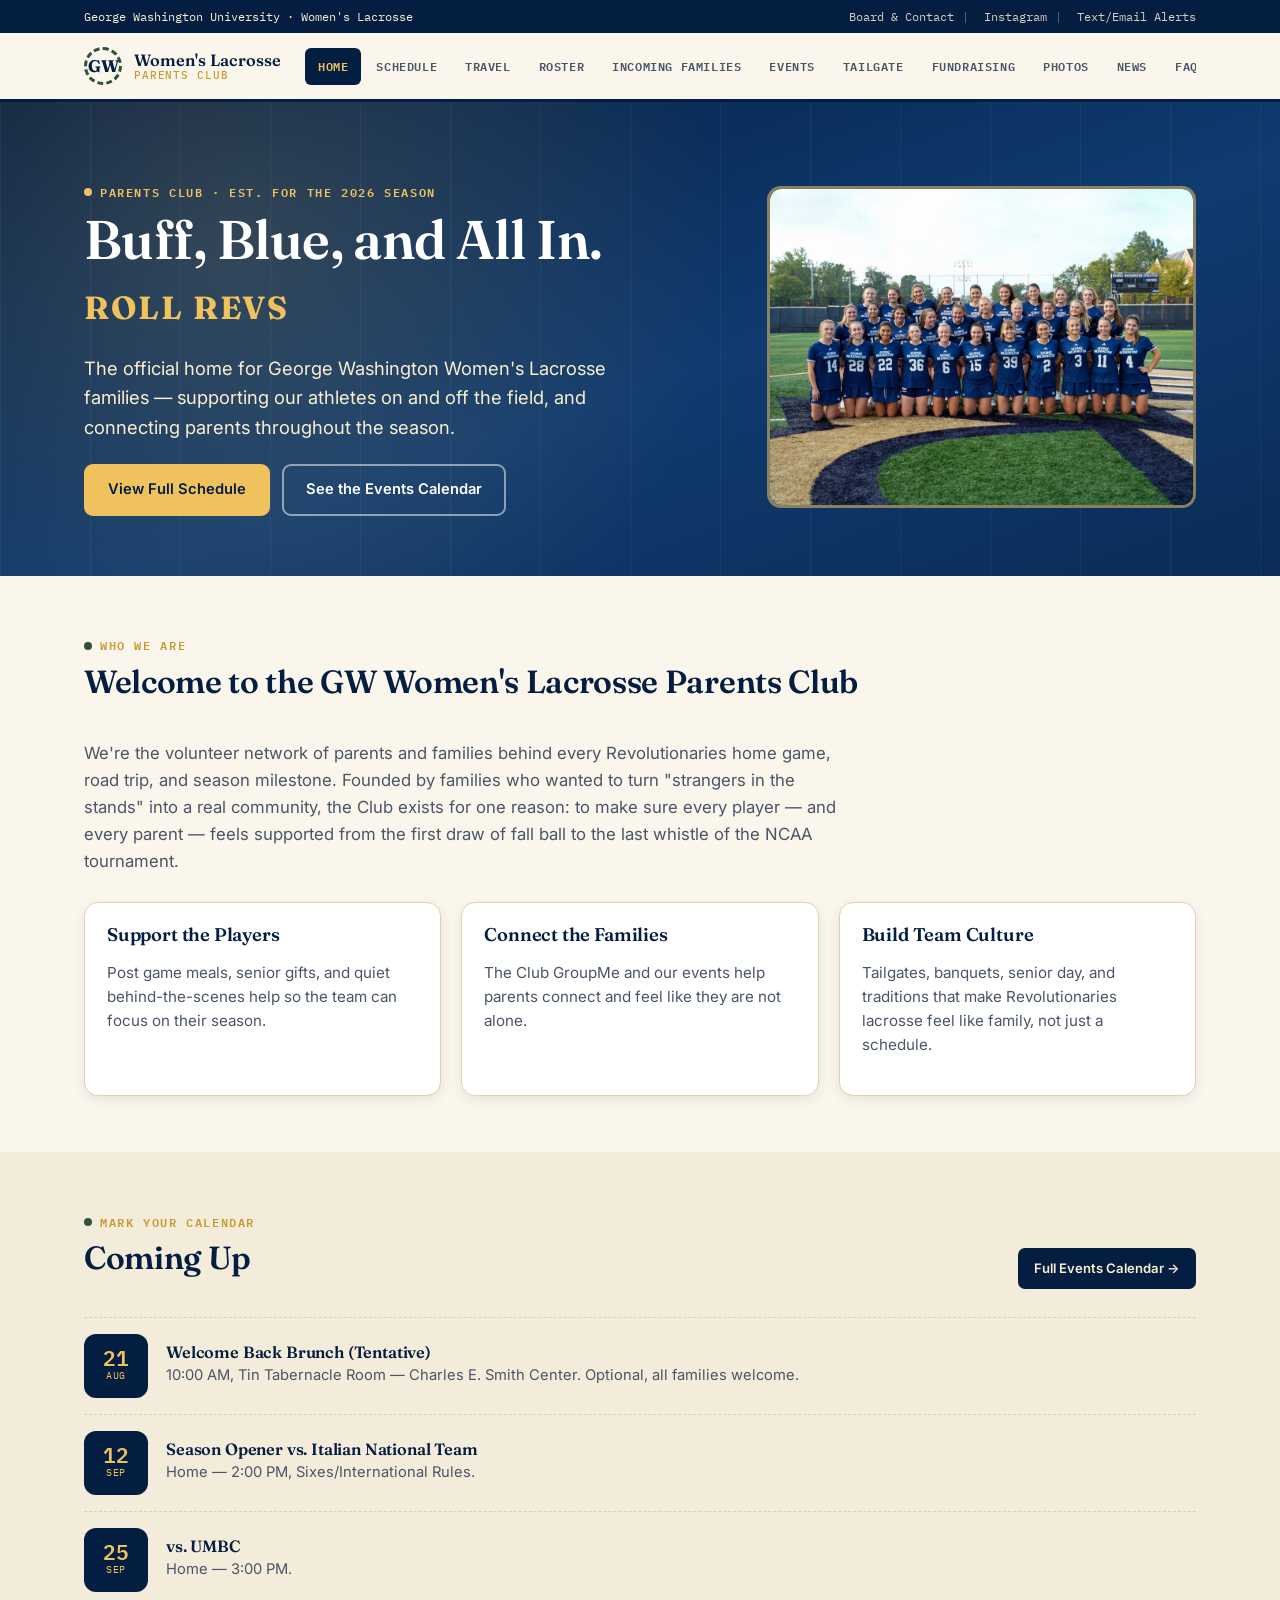
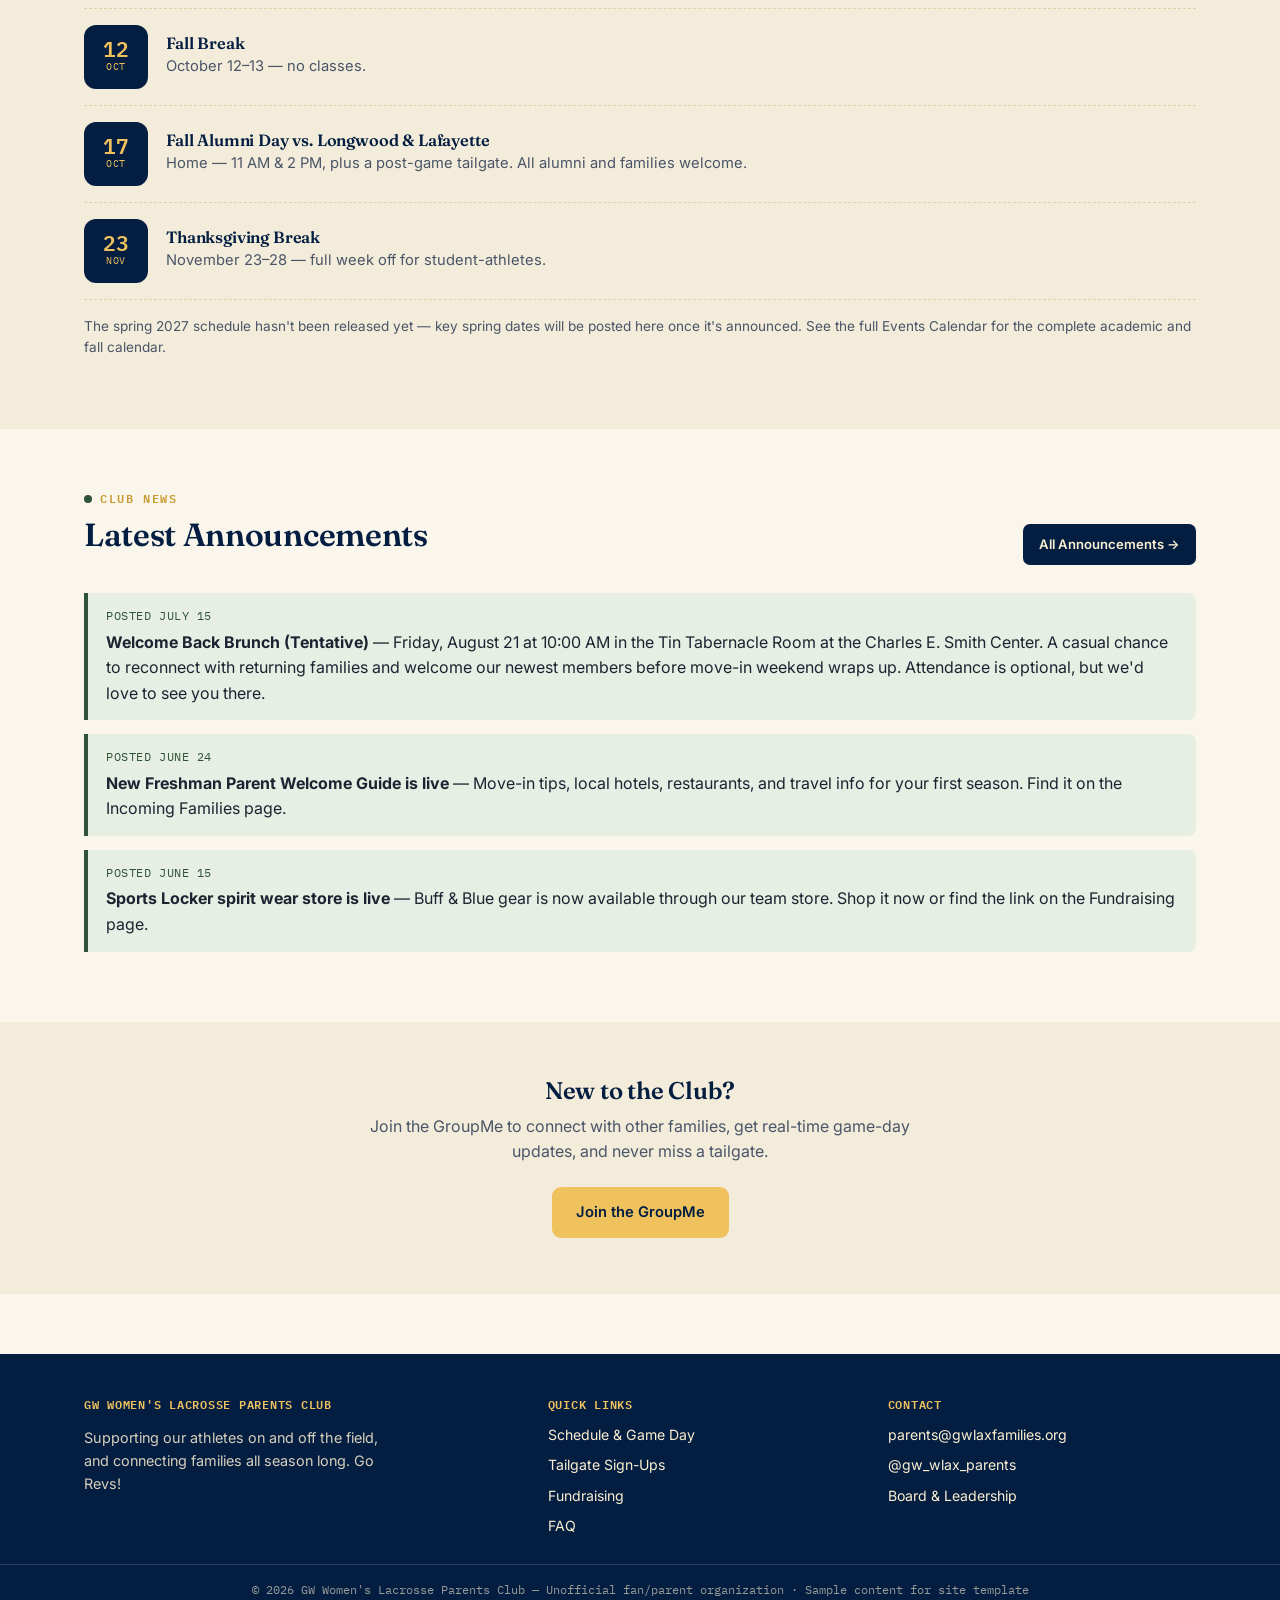
<file: index.html>
<!DOCTYPE html>
<html lang="en">
<head>
<meta charset="UTF-8">
<meta name="viewport" content="width=device-width, initial-scale=1.0">
<title>GW Women's Lacrosse Parents Club</title>
<link rel="stylesheet" href="css/style.css">
</head>
<body>

<div class="top-bar">
  <div class="wrap">
    <div>George Washington University · Women's Lacrosse</div>
    <div>
      <a href="contact.html">Board &amp; Contact</a><span class="sep">|</span>
      <a href="#">Instagram</a><span class="sep">|</span>
      <a href="contact.html#alerts">Text/Email Alerts</a>
    </div>
  </div>
</div>

<header class="site-header">
  <div class="header-inner">
    <a href="index.html" class="brand">
      <span class="brand-mark">GW</span>
      <span class="brand-text">Women's Lacrosse<small>Parents Club</small></span>
    </a>
    <nav class="site-nav">
      <a href="index.html">Home</a>
      <a href="schedule.html">Schedule</a>
      <a href="travel.html">Travel</a>
      <a href="roster.html">Roster</a><a href="incoming-families.html">Incoming Families</a>
      <a href="events.html">Events</a>
      <a href="tailgate.html">Tailgate</a>
      <a href="fundraising.html">Fundraising</a>
      <a href="gallery.html">Photos</a>
      <a href="news.html">News</a>
      <a href="faq.html">FAQ</a>
      <a href="contact.html">Contact</a>
    </nav>
    <button class="nav-toggle" id="navToggle" aria-label="Toggle menu">☰</button>
  </div>
</header>

<section class="hero">
  <div class="hero-inner">
    <div>
      <span class="eyebrow">Parents Club · Est. for the 2026 season</span>
      <h1>Buff, Blue, and All In.</h1>
      <p style="font-family:'Fraunces',serif;text-transform:uppercase;letter-spacing:.06em;color:var(--buff);font-weight:700;font-size:clamp(1.4rem,3vw,2rem);margin:-4px 0 20px;">Roll Revs</p>
      <p class="lead">The official home for George Washington Women's Lacrosse families — supporting our athletes on and off the field, and connecting parents throughout the season.</p>
      <div class="hero-cta">
        <a class="btn btn-primary" href="schedule.html">View Full Schedule</a>
        <a class="btn btn-outline" href="events.html">See the Events Calendar</a>
      </div>
    </div>
    <div class="hero-photo" style="padding:0;overflow:hidden;background:none;border-style:solid;">
      <img src="images/team-photo.webp" alt="GW Women's Lacrosse team photo on the turf" style="width:100%;height:100%;object-fit:cover;border-radius:11px;">
    </div>
  </div>
</section>

<section class="section">
  <div class="wrap">
    <div class="section-head">
      <div>
        <span class="eyebrow">Who we are</span>
        <h2>Welcome to the GW Women's Lacrosse Parents Club</h2>
      </div>
    </div>
    <p style="max-width:70ch;color:var(--ink-soft);font-size:1.05rem;">We're the volunteer network of parents and families behind every Revolutionaries home game, road trip, and season milestone. Founded by families who wanted to turn "strangers in the stands" into a real community, the Club exists for one reason: to make sure every player — and every parent — feels supported from the first draw of fall ball to the last whistle of the NCAA tournament.</p>
    <div class="grid cols-3" style="margin-top:28px;">
      <div class="card">
        <h3>Support the Players</h3>
        <p style="color:var(--ink-soft);font-size:.95rem;">Post game meals, senior gifts, and quiet behind-the-scenes help so the team can focus on their season.</p>
      </div>
      <div class="card">
        <h3>Connect the Families</h3>
        <p style="color:var(--ink-soft);font-size:.95rem;">The Club GroupMe and our events help parents connect and feel like they are not alone.</p>
      </div>
      <div class="card">
        <h3>Build Team Culture</h3>
        <p style="color:var(--ink-soft);font-size:.95rem;">Tailgates, banquets, senior day, and traditions that make Revolutionaries lacrosse feel like family, not just a schedule.</p>
      </div>
    </div>
  </div>
</section>

<section class="section alt">
  <div class="wrap">
    <div class="section-head">
      <div>
        <span class="eyebrow">Mark your calendar</span>
        <h2>Coming Up</h2>
      </div>
      <a class="btn btn-navy btn-sm" href="events.html">Full Events Calendar →</a>
    </div>
    <div class="date-list">
      <div class="date-row">
        <div class="date-tile"><span class="d">21</span><span class="m">Aug</span></div>
        <div>
          <h4>Welcome Back Brunch (Tentative)</h4>
          <p>10:00 AM, Tin Tabernacle Room — Charles E. Smith Center. Optional, all families welcome.</p>
        </div>
      </div>
      <div class="date-row">
        <div class="date-tile"><span class="d">12</span><span class="m">Sep</span></div>
        <div>
          <h4>Season Opener vs. Italian National Team</h4>
          <p>Home — 2:00 PM, Sixes/International Rules.</p>
        </div>
      </div>
      <div class="date-row">
        <div class="date-tile"><span class="d">25</span><span class="m">Sep</span></div>
        <div>
          <h4>vs. UMBC</h4>
          <p>Home — 3:00 PM.</p>
        </div>
      </div>
      <div class="date-row">
        <div class="date-tile"><span class="d">12</span><span class="m">Oct</span></div>
        <div>
          <h4>Fall Break</h4>
          <p>October 12–13 — no classes.</p>
        </div>
      </div>
      <div class="date-row">
        <div class="date-tile"><span class="d">17</span><span class="m">Oct</span></div>
        <div>
          <h4>Fall Alumni Day vs. Longwood &amp; Lafayette</h4>
          <p>Home — 11 AM &amp; 2 PM, plus a post-game tailgate. All alumni and families welcome.</p>
        </div>
      </div>
      <div class="date-row">
        <div class="date-tile"><span class="d">23</span><span class="m">Nov</span></div>
        <div>
          <h4>Thanksgiving Break</h4>
          <p>November 23–28 — full week off for student-athletes.</p>
        </div>
      </div>
    </div>
    <p style="color:var(--ink-soft);font-size:.85rem;margin-top:16px;">The spring 2027 schedule hasn't been released yet — key spring dates will be posted here once it's announced. See the full <a href="events.html">Events Calendar</a> for the complete academic and fall calendar.</p>
  </div>
</section>

<section class="section">
  <div class="wrap">
    <div class="section-head">
      <div>
        <span class="eyebrow">Club news</span>
        <h2>Latest Announcements</h2>
      </div>
      <a class="btn btn-navy btn-sm" href="news.html">All Announcements →</a>
    </div>
    <div class="announce">
      <span class="date">Posted July 15</span>
      <strong>Welcome Back Brunch (Tentative)</strong> — Friday, August 21 at 10:00 AM in the Tin Tabernacle Room at the Charles E. Smith Center. A casual chance to reconnect with returning families and welcome our newest members before move-in weekend wraps up. Attendance is optional, but we'd love to see you there.
    </div>
    <div class="announce">
      <span class="date">Posted June 24</span>
      <strong>New Freshman Parent Welcome Guide is live</strong> — Move-in tips, local hotels, restaurants, and travel info for your first season. Find it on the Incoming Families page.
    </div>
    <div class="announce">
      <span class="date">Posted June 15</span>
      <strong>Sports Locker spirit wear store is live</strong> — Buff &amp; Blue gear is now available through our team store. <a href="https://sportslocker.chipply.com/gw_womens_varsitylax26" target="_blank" rel="noopener">Shop it now</a> or find the link on the Fundraising page.
    </div>
  </div>
</section>

<section class="section alt">
  <div class="wrap" style="text-align:center;">
    <h2 style="margin-bottom:10px;">New to the Club?</h2>
    <p style="color:var(--ink-soft);max-width:60ch;margin:0 auto 22px;">Join the GroupMe to connect with other families, get real-time game-day updates, and never miss a tailgate.</p>
    <a class="btn btn-primary" href="https://groupme.com/join_group/96642963/34KTvzkY" target="_blank" rel="noopener">Join the GroupMe</a>
  </div>
</section>

<footer class="site-footer">
  <div class="footer-inner">
    <div>
      <h4>GW Women's Lacrosse Parents Club</h4>
      <p style="max-width:34ch;color:rgba(251,239,209,.85);font-size:.9rem;">Supporting our athletes on and off the field, and connecting families all season long. Go Revs!</p>
    </div>
    <div>
      <h4>Quick Links</h4>
      <ul>
        <li><a href="schedule.html">Schedule &amp; Game Day</a></li>
        <li><a href="tailgate.html">Tailgate Sign-Ups</a></li>
        <li><a href="fundraising.html">Fundraising</a></li>
        <li><a href="faq.html">FAQ</a></li>
      </ul>
    </div>
    <div>
      <h4>Contact</h4>
      <ul>
        <li>parents@gwlaxfamilies.org</li>
        <li>@gw_wlax_parents</li>
        <li><a href="contact.html">Board &amp; Leadership</a></li>
      </ul>
    </div>
  </div>
  <div class="footer-bottom">© 2026 GW Women's Lacrosse Parents Club — Unofficial fan/parent organization · Sample content for site template</div>
</footer>
<script src="js/main.js"></script>
</body>
</html>
</file>
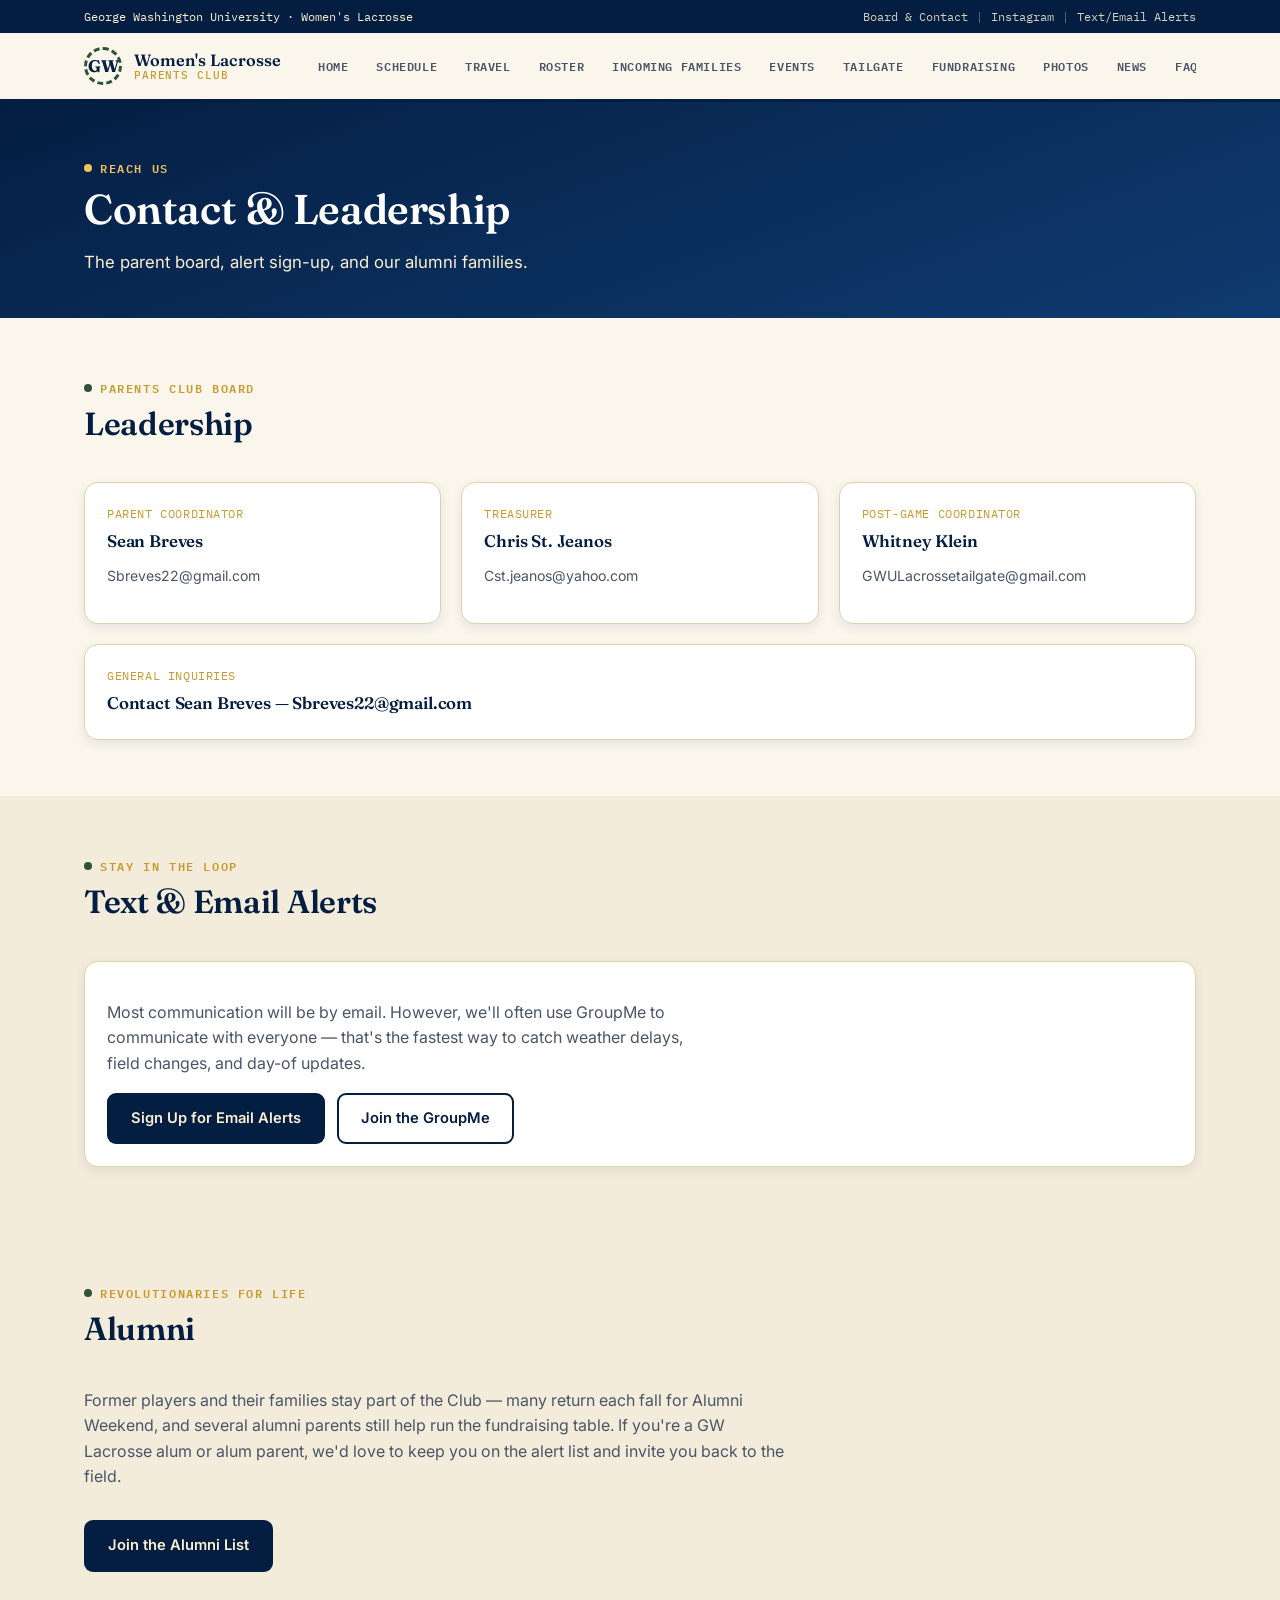
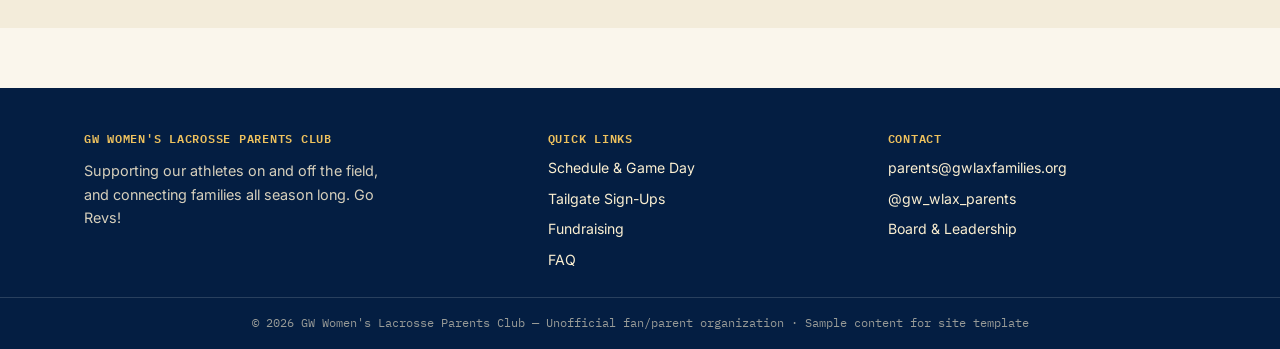
<file: contact.html>
<!DOCTYPE html>
<html lang="en">
<head>
<meta charset="UTF-8">
<meta name="viewport" content="width=device-width, initial-scale=1.0">
<title>Contact &amp; Leadership — GW Women's Lacrosse Parents Club</title>
<link rel="stylesheet" href="css/style.css">
</head>
<body>

<div class="top-bar">
  <div class="wrap">
    <div>George Washington University · Women's Lacrosse</div>
    <div><a href="contact.html">Board &amp; Contact</a><span class="sep">|</span><a href="#">Instagram</a><span class="sep">|</span><a href="contact.html#alerts">Text/Email Alerts</a></div>
  </div>
</div>
<header class="site-header">
  <div class="header-inner">
    <a href="index.html" class="brand"><span class="brand-mark">GW</span><span class="brand-text">Women's Lacrosse<small>Parents Club</small></span></a>
    <nav class="site-nav">
      <a href="index.html">Home</a><a href="schedule.html">Schedule</a><a href="travel.html">Travel</a>
      <a href="roster.html">Roster</a><a href="incoming-families.html">Incoming Families</a><a href="events.html">Events</a>
      <a href="tailgate.html">Tailgate</a><a href="fundraising.html">Fundraising</a><a href="gallery.html">Photos</a>
      <a href="news.html">News</a><a href="faq.html">FAQ</a><a href="contact.html">Contact</a>
    </nav>
    <button class="nav-toggle" id="navToggle" aria-label="Toggle menu">☰</button>
  </div>
</header>

<section class="page-banner">
  <div class="wrap">
    <span class="eyebrow">Reach us</span>
    <h1>Contact &amp; Leadership</h1>
    <p>The parent board, alert sign-up, and our alumni families.</p>
  </div>
</section>

<section class="section">
  <div class="wrap">
    <div class="section-head"><div><span class="eyebrow">Parents club board</span><h2>Leadership</h2></div></div>
    <div class="grid cols-3">
      <div class="card"><span class="meta">Parent Coordinator</span><h3 style="font-size:1.05rem;">Sean Breves</h3><p style="color:var(--ink-soft);font-size:.88rem;">Sbreves22@gmail.com</p></div>
      <div class="card"><span class="meta">Treasurer</span><h3 style="font-size:1.05rem;">Chris St. Jeanos</h3><p style="color:var(--ink-soft);font-size:.88rem;">Cst.jeanos@yahoo.com</p></div>
      <div class="card"><span class="meta">Post-Game Coordinator</span><h3 style="font-size:1.05rem;">Whitney Klein</h3><p style="color:var(--ink-soft);font-size:.88rem;">GWULacrossetailgate@gmail.com</p></div>
    </div>
    <div class="grid cols-2" style="margin-top:20px;">
      <div class="card" style="grid-column:1/-1;"><span class="meta">General inquiries</span><h3 style="font-size:1.05rem;">Contact Sean Breves — Sbreves22@gmail.com</h3></div>
    </div>
  </div>
</section>

<section class="section alt" id="alerts">
  <div class="wrap">
    <div class="section-head"><div><span class="eyebrow">Stay in the loop</span><h2>Text &amp; Email Alerts</h2></div></div>
    <div class="card">
      <p style="color:var(--ink-soft);max-width:60ch;">Most communication will be by email. However, we'll often use GroupMe to communicate with everyone — that's the fastest way to catch weather delays, field changes, and day-of updates.</p>
      <div style="display:flex;gap:12px;flex-wrap:wrap;margin-top:14px;">
        <a class="btn btn-navy" href="#">Sign Up for Email Alerts</a>
        <a class="btn btn-outline" style="color:var(--blue-900);border-color:var(--blue-900);" href="https://groupme.com/join_group/96642963/34KTvzkY" target="_blank" rel="noopener">Join the GroupMe</a>
      </div>
    </div>
  </div>
</section>

<section class="section alt">
  <div class="wrap">
    <div class="section-head"><div><span class="eyebrow">Revolutionaries for life</span><h2>Alumni</h2></div></div>
    <p style="color:var(--ink-soft);max-width:70ch;">Former players and their families stay part of the Club — many return each fall for Alumni Weekend, and several alumni parents still help run the fundraising table. If you're a GW Lacrosse alum or alum parent, we'd love to keep you on the alert list and invite you back to the field.</p>
    <a class="btn btn-navy" style="margin-top:14px;" href="#">Join the Alumni List</a>
  </div>
</section>

<footer class="site-footer">
  <div class="footer-inner">
    <div><h4>GW Women's Lacrosse Parents Club</h4><p style="max-width:34ch;color:rgba(251,239,209,.85);font-size:.9rem;">Supporting our athletes on and off the field, and connecting families all season long. Go Revs!</p></div>
    <div><h4>Quick Links</h4><ul><li><a href="schedule.html">Schedule &amp; Game Day</a></li><li><a href="tailgate.html">Tailgate Sign-Ups</a></li><li><a href="fundraising.html">Fundraising</a></li><li><a href="faq.html">FAQ</a></li></ul></div>
    <div><h4>Contact</h4><ul><li>parents@gwlaxfamilies.org</li><li>@gw_wlax_parents</li><li><a href="contact.html">Board &amp; Leadership</a></li></ul></div>
  </div>
  <div class="footer-bottom">© 2026 GW Women's Lacrosse Parents Club — Unofficial fan/parent organization · Sample content for site template</div>
</footer>
<script src="js/main.js"></script>
</body>
</html>
</file>
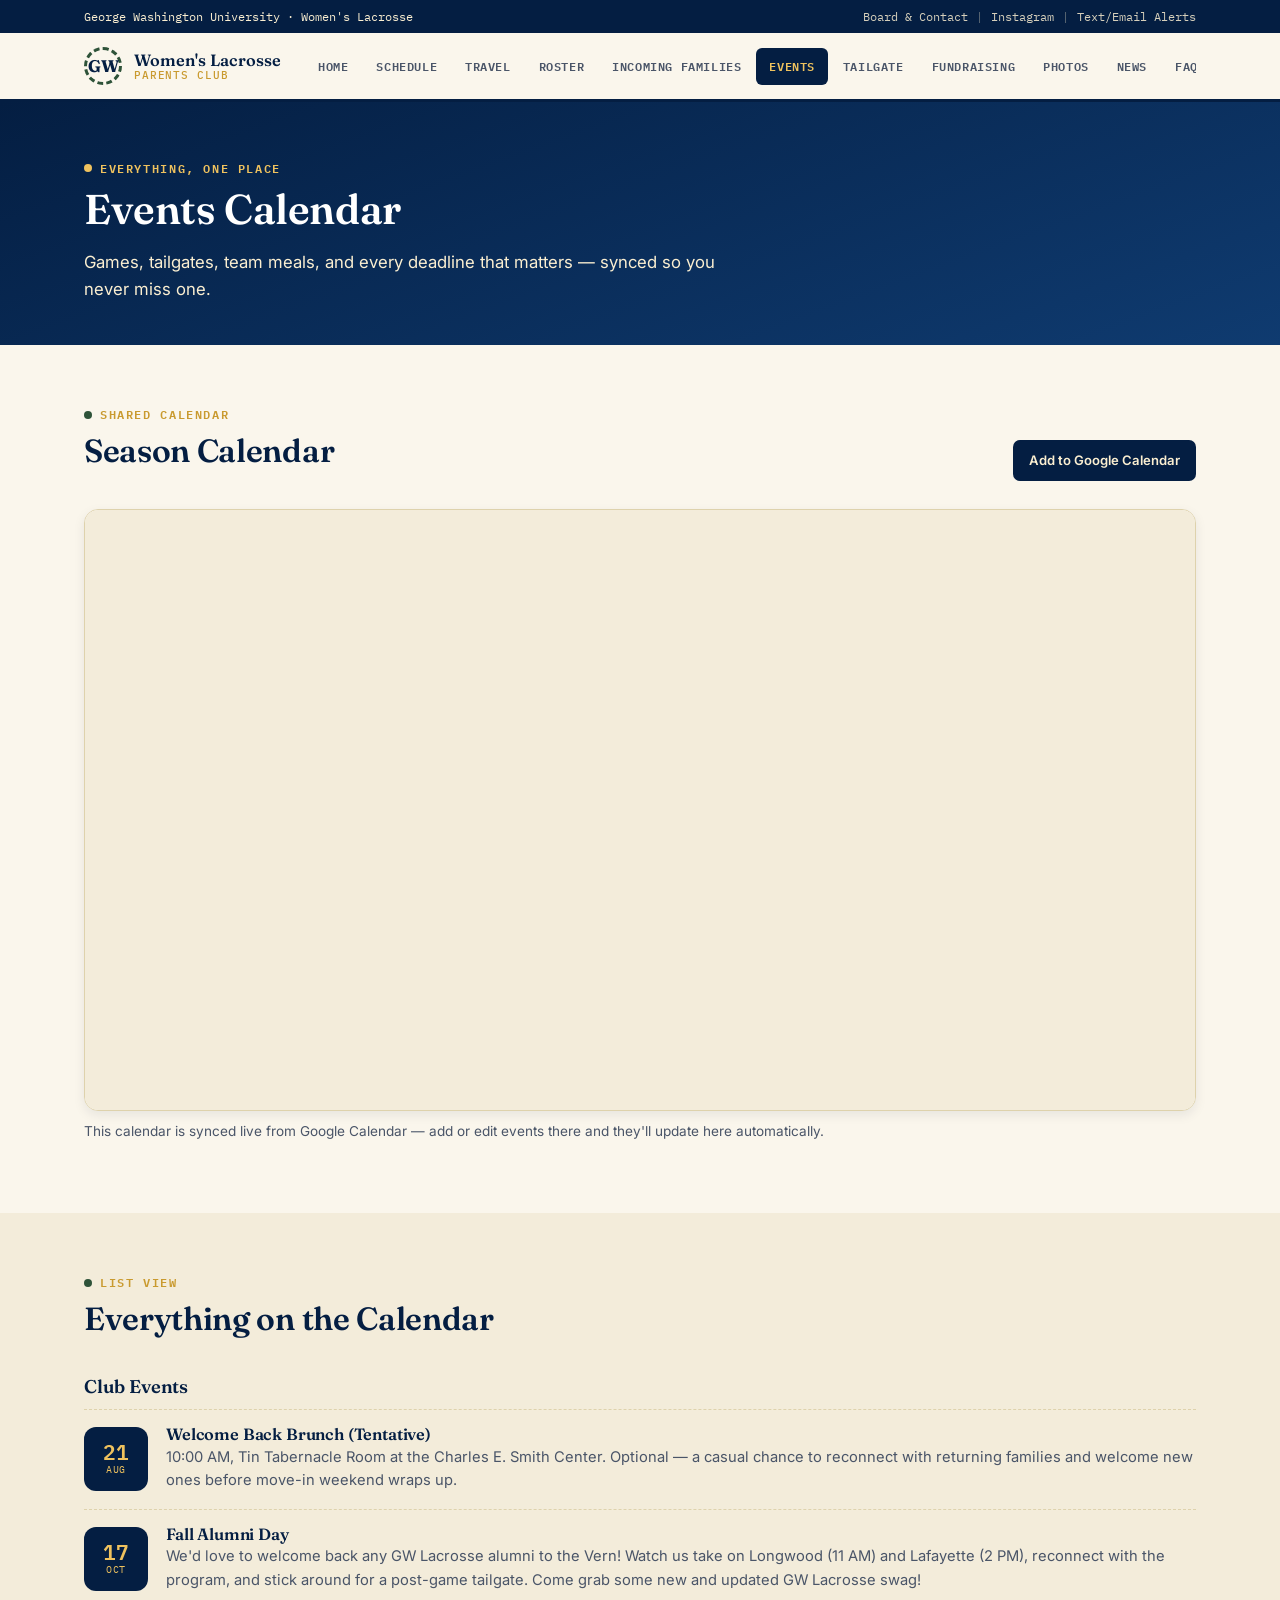
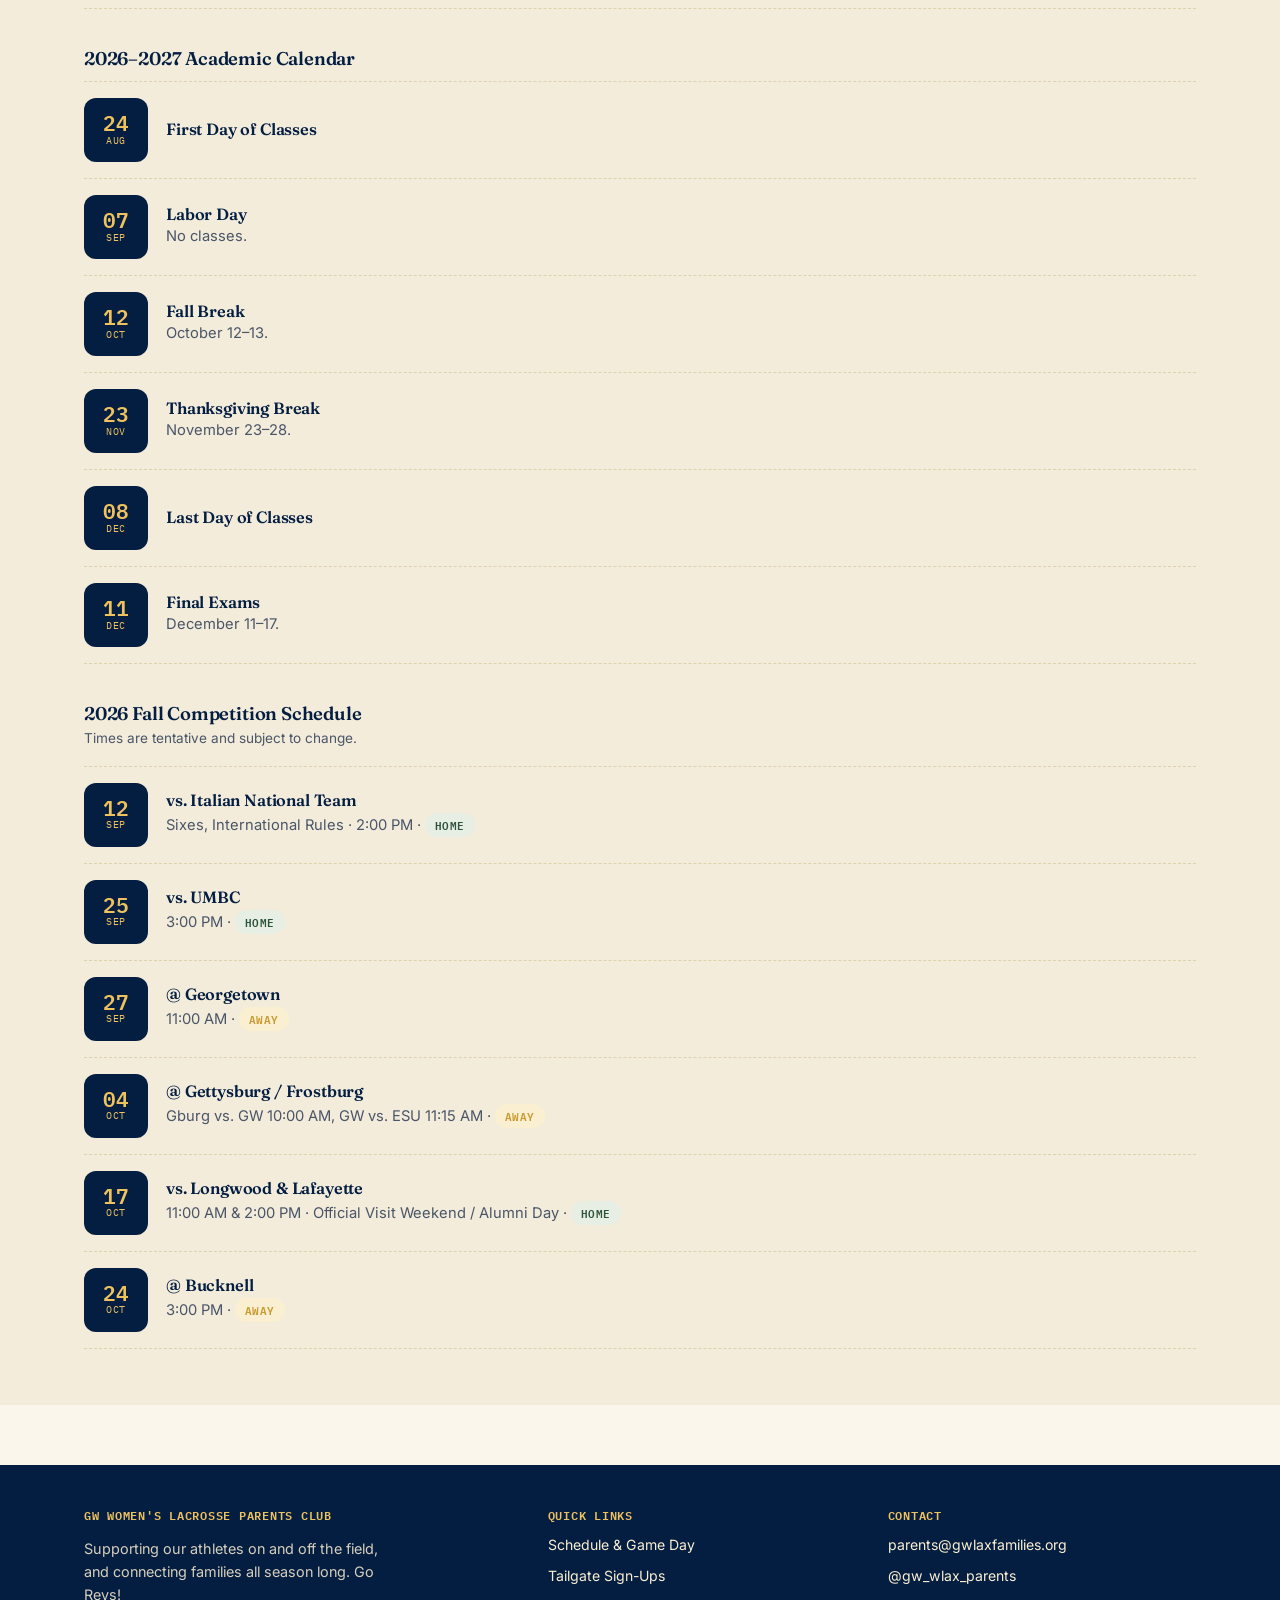
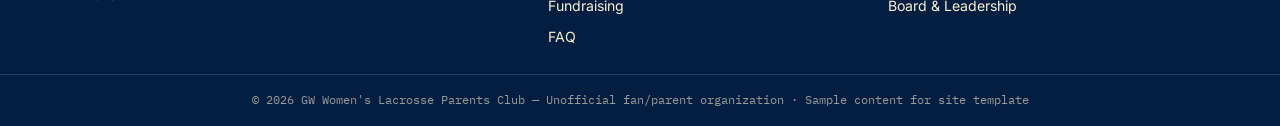
<file: events.html>
<!DOCTYPE html>
<html lang="en">
<head>
<meta charset="UTF-8">
<meta name="viewport" content="width=device-width, initial-scale=1.0">
<title>Events Calendar — GW Women's Lacrosse Parents Club</title>
<link rel="stylesheet" href="css/style.css">
</head>
<body>

<div class="top-bar">
  <div class="wrap">
    <div>George Washington University · Women's Lacrosse</div>
    <div><a href="contact.html">Board &amp; Contact</a><span class="sep">|</span><a href="#">Instagram</a><span class="sep">|</span><a href="contact.html#alerts">Text/Email Alerts</a></div>
  </div>
</div>
<header class="site-header">
  <div class="header-inner">
    <a href="index.html" class="brand"><span class="brand-mark">GW</span><span class="brand-text">Women's Lacrosse<small>Parents Club</small></span></a>
    <nav class="site-nav">
      <a href="index.html">Home</a><a href="schedule.html">Schedule</a><a href="travel.html">Travel</a>
      <a href="roster.html">Roster</a><a href="incoming-families.html">Incoming Families</a><a href="events.html">Events</a>
      <a href="tailgate.html">Tailgate</a><a href="fundraising.html">Fundraising</a><a href="gallery.html">Photos</a>
      <a href="news.html">News</a><a href="faq.html">FAQ</a><a href="contact.html">Contact</a>
    </nav>
    <button class="nav-toggle" id="navToggle" aria-label="Toggle menu">☰</button>
  </div>
</header>

<section class="page-banner">
  <div class="wrap">
    <span class="eyebrow">Everything, one place</span>
    <h1>Events Calendar</h1>
    <p>Games, tailgates, team meals, and every deadline that matters — synced so you never miss one.</p>
  </div>
</section>

<section class="section">
  <div class="wrap">
    <div class="section-head"><div><span class="eyebrow">Shared calendar</span><h2>Season Calendar</h2></div><a class="btn btn-navy btn-sm" href="https://calendar.google.com/calendar/u/0?cid=749800177eca06f88389f0e751ad0806523034a37e50d3fc888849d34e92560d%40group.calendar.google.com" target="_blank" rel="noopener">Add to Google Calendar</a></div>
    <div class="card" style="padding:0;overflow:hidden;">
      <iframe title="Season calendar" src="https://calendar.google.com/calendar/embed?src=749800177eca06f88389f0e751ad0806523034a37e50d3fc888849d34e92560d%40group.calendar.google.com&ctz=America%2FNew_York" style="width:100%;height:600px;border:0;display:block;background:var(--cream-deep);" frameborder="0" scrolling="no"></iframe>
    </div>
    <p style="color:var(--ink-soft);font-size:.85rem;margin-top:10px;">This calendar is synced live from Google Calendar — add or edit events there and they'll update here automatically.</p>
  </div>
</section>

<section class="section alt">
  <div class="wrap">
    <div class="section-head"><div><span class="eyebrow">List view</span><h2>Everything on the Calendar</h2></div></div>

    <h3 style="font-size:1.15rem;color:var(--blue-900);margin:0 0 12px;">Club Events</h3>
    <div class="date-list" style="margin-bottom:40px;">
      <div class="date-row"><div class="date-tile"><span class="d">21</span><span class="m">Aug</span></div><div><h4>Welcome Back Brunch (Tentative)</h4><p>10:00 AM, Tin Tabernacle Room at the Charles E. Smith Center. Optional — a casual chance to reconnect with returning families and welcome new ones before move-in weekend wraps up.</p></div></div>
      <div class="date-row"><div class="date-tile"><span class="d">17</span><span class="m">Oct</span></div><div><h4>Fall Alumni Day</h4><p>We'd love to welcome back any GW Lacrosse alumni to the Vern! Watch us take on Longwood (11 AM) and Lafayette (2 PM), reconnect with the program, and stick around for a post-game tailgate. Come grab some new and updated GW Lacrosse swag!</p></div></div>
    </div>

    <h3 style="font-size:1.15rem;color:var(--blue-900);margin:0 0 12px;">2026–2027 Academic Calendar</h3>
    <div class="date-list" style="margin-bottom:40px;">
      <div class="date-row"><div class="date-tile"><span class="d">24</span><span class="m">Aug</span></div><div><h4>First Day of Classes</h4></div></div>
      <div class="date-row"><div class="date-tile"><span class="d">07</span><span class="m">Sep</span></div><div><h4>Labor Day</h4><p>No classes.</p></div></div>
      <div class="date-row"><div class="date-tile"><span class="d">12</span><span class="m">Oct</span></div><div><h4>Fall Break</h4><p>October 12–13.</p></div></div>
      <div class="date-row"><div class="date-tile"><span class="d">23</span><span class="m">Nov</span></div><div><h4>Thanksgiving Break</h4><p>November 23–28.</p></div></div>
      <div class="date-row"><div class="date-tile"><span class="d">08</span><span class="m">Dec</span></div><div><h4>Last Day of Classes</h4></div></div>
      <div class="date-row"><div class="date-tile"><span class="d">11</span><span class="m">Dec</span></div><div><h4>Final Exams</h4><p>December 11–17.</p></div></div>
    </div>

    <h3 style="font-size:1.15rem;color:var(--blue-900);margin:0 0 4px;">2026 Fall Competition Schedule</h3>
    <p style="color:var(--ink-soft);font-size:.85rem;margin:0 0 16px;">Times are tentative and subject to change.</p>
    <div class="date-list">
      <div class="date-row"><div class="date-tile"><span class="d">12</span><span class="m">Sep</span></div><div><h4>vs. Italian National Team</h4><p>Sixes, International Rules · 2:00 PM · <span class="pill home" style="margin-top:2px;">Home</span></p></div></div>
      <div class="date-row"><div class="date-tile"><span class="d">25</span><span class="m">Sep</span></div><div><h4>vs. UMBC</h4><p>3:00 PM · <span class="pill home" style="margin-top:2px;">Home</span></p></div></div>
      <div class="date-row"><div class="date-tile"><span class="d">27</span><span class="m">Sep</span></div><div><h4>@ Georgetown</h4><p>11:00 AM · <span class="pill away" style="margin-top:2px;">Away</span></p></div></div>
      <div class="date-row"><div class="date-tile"><span class="d">04</span><span class="m">Oct</span></div><div><h4>@ Gettysburg / Frostburg</h4><p>Gburg vs. GW 10:00 AM, GW vs. ESU 11:15 AM · <span class="pill away" style="margin-top:2px;">Away</span></p></div></div>
      <div class="date-row"><div class="date-tile"><span class="d">17</span><span class="m">Oct</span></div><div><h4>vs. Longwood &amp; Lafayette</h4><p>11:00 AM &amp; 2:00 PM · Official Visit Weekend / Alumni Day · <span class="pill home" style="margin-top:2px;">Home</span></p></div></div>
      <div class="date-row"><div class="date-tile"><span class="d">24</span><span class="m">Oct</span></div><div><h4>@ Bucknell</h4><p>3:00 PM · <span class="pill away" style="margin-top:2px;">Away</span></p></div></div>
    </div>
  </div>
</section>

<footer class="site-footer">
  <div class="footer-inner">
    <div><h4>GW Women's Lacrosse Parents Club</h4><p style="max-width:34ch;color:rgba(251,239,209,.85);font-size:.9rem;">Supporting our athletes on and off the field, and connecting families all season long. Go Revs!</p></div>
    <div><h4>Quick Links</h4><ul><li><a href="schedule.html">Schedule &amp; Game Day</a></li><li><a href="tailgate.html">Tailgate Sign-Ups</a></li><li><a href="fundraising.html">Fundraising</a></li><li><a href="faq.html">FAQ</a></li></ul></div>
    <div><h4>Contact</h4><ul><li>parents@gwlaxfamilies.org</li><li>@gw_wlax_parents</li><li><a href="contact.html">Board &amp; Leadership</a></li></ul></div>
  </div>
  <div class="footer-bottom">© 2026 GW Women's Lacrosse Parents Club — Unofficial fan/parent organization · Sample content for site template</div>
</footer>
<script src="js/main.js"></script>
</body>
</html>
</file>
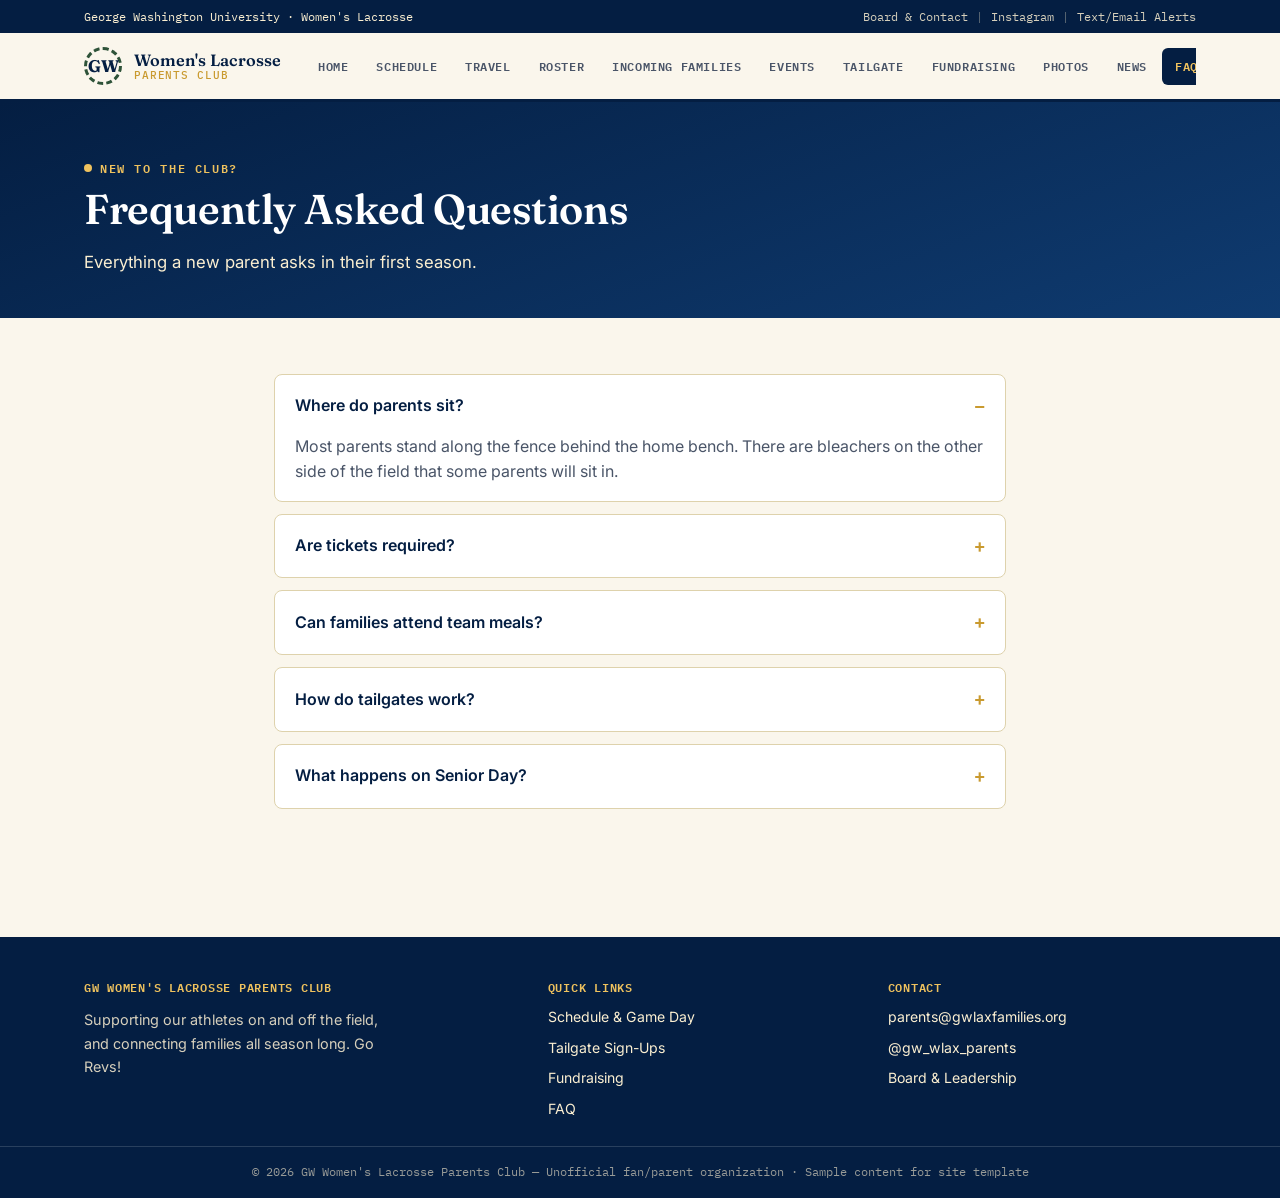
<file: faq.html>
<!DOCTYPE html>
<html lang="en">
<head>
<meta charset="UTF-8">
<meta name="viewport" content="width=device-width, initial-scale=1.0">
<title>FAQ — GW Women's Lacrosse Parents Club</title>
<link rel="stylesheet" href="css/style.css">
</head>
<body>

<div class="top-bar">
  <div class="wrap">
    <div>George Washington University · Women's Lacrosse</div>
    <div><a href="contact.html">Board &amp; Contact</a><span class="sep">|</span><a href="#">Instagram</a><span class="sep">|</span><a href="contact.html#alerts">Text/Email Alerts</a></div>
  </div>
</div>
<header class="site-header">
  <div class="header-inner">
    <a href="index.html" class="brand"><span class="brand-mark">GW</span><span class="brand-text">Women's Lacrosse<small>Parents Club</small></span></a>
    <nav class="site-nav">
      <a href="index.html">Home</a><a href="schedule.html">Schedule</a><a href="travel.html">Travel</a>
      <a href="roster.html">Roster</a><a href="incoming-families.html">Incoming Families</a><a href="events.html">Events</a>
      <a href="tailgate.html">Tailgate</a><a href="fundraising.html">Fundraising</a><a href="gallery.html">Photos</a>
      <a href="news.html">News</a><a href="faq.html">FAQ</a><a href="contact.html">Contact</a>
    </nav>
    <button class="nav-toggle" id="navToggle" aria-label="Toggle menu">☰</button>
  </div>
</header>

<section class="page-banner">
  <div class="wrap">
    <span class="eyebrow">New to the club?</span>
    <h1>Frequently Asked Questions</h1>
    <p>Everything a new parent asks in their first season.</p>
  </div>
</section>

<section class="section">
  <div class="wrap" style="max-width:780px;">
    <details class="faq" open>
      <summary>Where do parents sit?</summary>
      <p>Most parents stand along the fence behind the home bench. There are bleachers on the other side of the field that some parents will sit in.</p>
    </details>
    <details class="faq">
      <summary>Are tickets required?</summary>
      <p>No — regular-season home games are free and open to the public.</p>
    </details>
    <details class="faq">
      <summary>Can families attend team meals?</summary>
      <p>No, but families are invited to the post game meals!</p>
    </details>
    <details class="faq">
      <summary>How do tailgates work?</summary>
      <p>The tailgate will start about two hours before the game. The athletes do not attend the tailgate. The tailgate will be on top of the hill; look for the buff and blue canopies. Parents are strongly encouraged to help set up and breakdown.</p>
    </details>
    <details class="faq">
      <summary>What happens on Senior Day?</summary>
      <p>Seniors and their families are introduced on the field before the game, each senior receives flowers sponsored by the Club, and the team banquet follows that evening.</p>
    </details>
  </div>
</section>

<footer class="site-footer">
  <div class="footer-inner">
    <div><h4>GW Women's Lacrosse Parents Club</h4><p style="max-width:34ch;color:rgba(251,239,209,.85);font-size:.9rem;">Supporting our athletes on and off the field, and connecting families all season long. Go Revs!</p></div>
    <div><h4>Quick Links</h4><ul><li><a href="schedule.html">Schedule &amp; Game Day</a></li><li><a href="tailgate.html">Tailgate Sign-Ups</a></li><li><a href="fundraising.html">Fundraising</a></li><li><a href="faq.html">FAQ</a></li></ul></div>
    <div><h4>Contact</h4><ul><li>parents@gwlaxfamilies.org</li><li>@gw_wlax_parents</li><li><a href="contact.html">Board &amp; Leadership</a></li></ul></div>
  </div>
  <div class="footer-bottom">© 2026 GW Women's Lacrosse Parents Club — Unofficial fan/parent organization · Sample content for site template</div>
</footer>
<script src="js/main.js"></script>
</body>
</html>
</file>
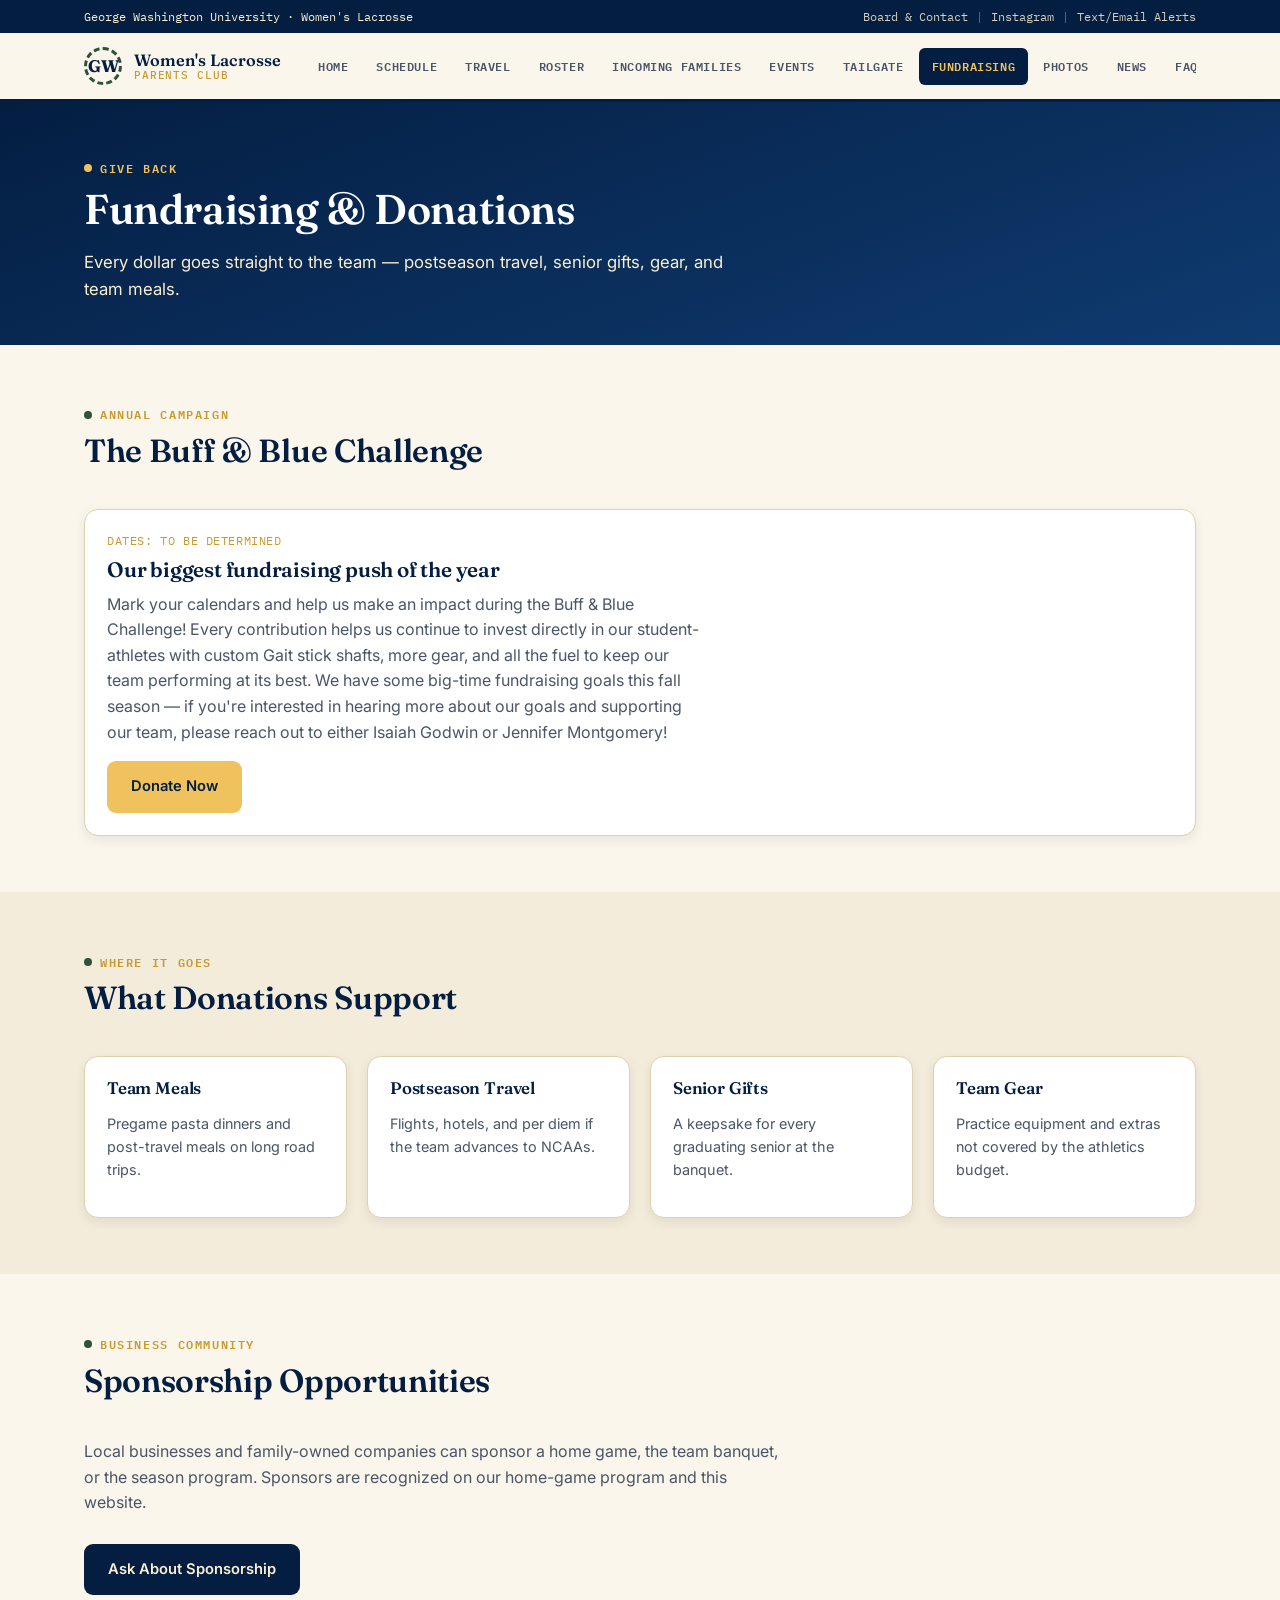
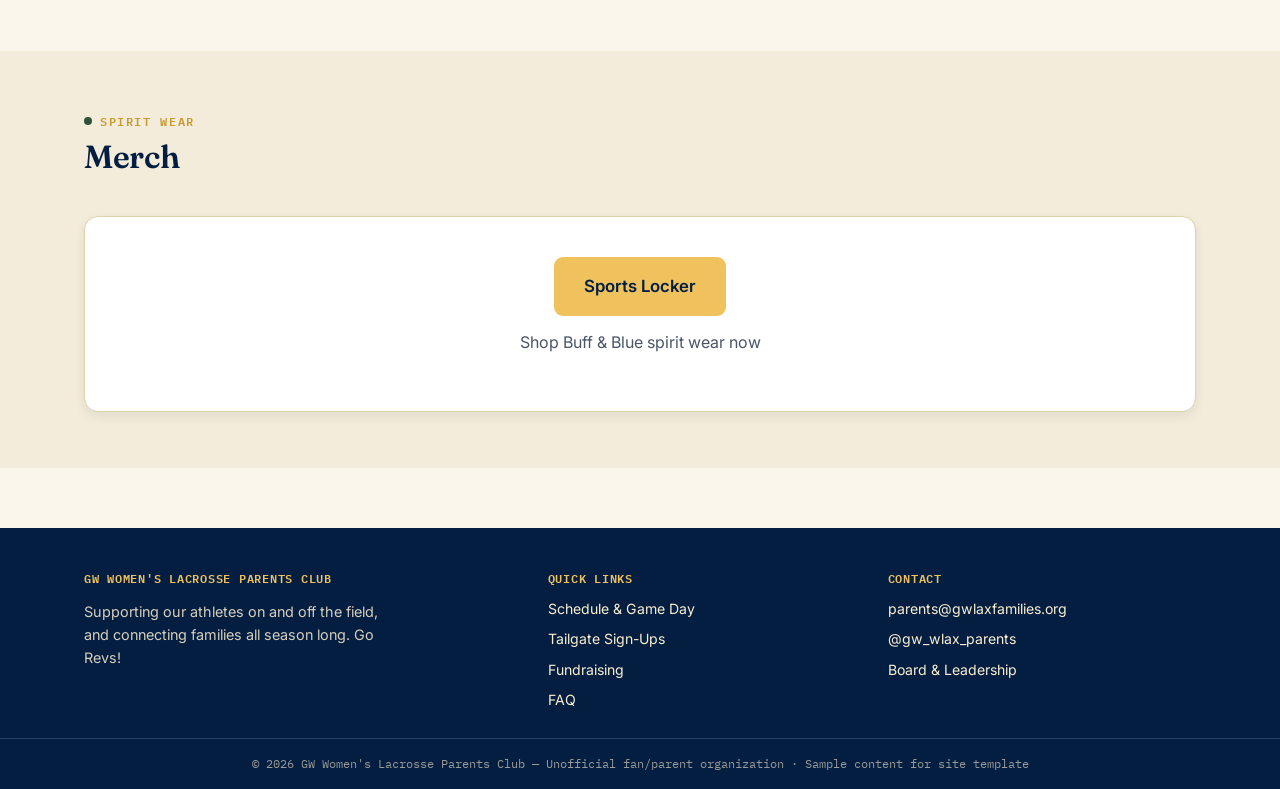
<file: fundraising.html>
<!DOCTYPE html>
<html lang="en">
<head>
<meta charset="UTF-8">
<meta name="viewport" content="width=device-width, initial-scale=1.0">
<title>Fundraising &amp; Donations — GW Women's Lacrosse Parents Club</title>
<link rel="stylesheet" href="css/style.css">
</head>
<body>

<div class="top-bar">
  <div class="wrap">
    <div>George Washington University · Women's Lacrosse</div>
    <div><a href="contact.html">Board &amp; Contact</a><span class="sep">|</span><a href="#">Instagram</a><span class="sep">|</span><a href="contact.html#alerts">Text/Email Alerts</a></div>
  </div>
</div>
<header class="site-header">
  <div class="header-inner">
    <a href="index.html" class="brand"><span class="brand-mark">GW</span><span class="brand-text">Women's Lacrosse<small>Parents Club</small></span></a>
    <nav class="site-nav">
      <a href="index.html">Home</a><a href="schedule.html">Schedule</a><a href="travel.html">Travel</a>
      <a href="roster.html">Roster</a><a href="incoming-families.html">Incoming Families</a><a href="events.html">Events</a>
      <a href="tailgate.html">Tailgate</a><a href="fundraising.html">Fundraising</a><a href="gallery.html">Photos</a>
      <a href="news.html">News</a><a href="faq.html">FAQ</a><a href="contact.html">Contact</a>
    </nav>
    <button class="nav-toggle" id="navToggle" aria-label="Toggle menu">☰</button>
  </div>
</header>

<section class="page-banner">
  <div class="wrap">
    <span class="eyebrow">Give back</span>
    <h1>Fundraising &amp; Donations</h1>
    <p>Every dollar goes straight to the team — postseason travel, senior gifts, gear, and team meals.</p>
  </div>
</section>

<section class="section">
  <div class="wrap">
    <div class="section-head"><div><span class="eyebrow">Annual campaign</span><h2>The Buff &amp; Blue Challenge</h2></div></div>
    <div class="card">
      <span class="meta">Dates: To Be Determined</span>
      <h3 style="font-size:1.3rem;margin-top:6px;">Our biggest fundraising push of the year</h3>
      <p style="color:var(--ink-soft);margin:10px 0 16px;max-width:60ch;">Mark your calendars and help us make an impact during the <a href="https://give.gwu.edu/campaigns/41825/donations/new?a=8295572&amp;designation=buffbluefund&amp;amt=100.00" target="_blank" rel="noopener">Buff &amp; Blue Challenge!</a> Every contribution helps us continue to invest directly in our student-athletes with custom Gait stick shafts, more gear, and all the fuel to keep our team performing at its best. We have some big-time fundraising goals this fall season — if you're interested in hearing more about our goals and supporting our team, please reach out to either <a href="mailto:isaiah.godwin@email.gwu.edu">Isaiah Godwin</a> or <a href="mailto:jmontgo2@email.gwu.edu">Jennifer Montgomery</a>!</p>
      <a class="btn btn-primary" href="https://give.gwu.edu/campaigns/41825/donations/new?a=8295572&designation=buffbluefund&amt=100.00" target="_blank" rel="noopener">Donate Now</a>
    </div>
  </div>
</section>

<section class="section alt">
  <div class="wrap">
    <div class="section-head"><div><span class="eyebrow">Where it goes</span><h2>What Donations Support</h2></div></div>
    <div class="grid cols-4">
      <div class="card"><h3 style="font-size:1.05rem;">Team Meals</h3><p style="color:var(--ink-soft);font-size:.9rem;">Pregame pasta dinners and post-travel meals on long road trips.</p></div>
      <div class="card"><h3 style="font-size:1.05rem;">Postseason Travel</h3><p style="color:var(--ink-soft);font-size:.9rem;">Flights, hotels, and per diem if the team advances to NCAAs.</p></div>
      <div class="card"><h3 style="font-size:1.05rem;">Senior Gifts</h3><p style="color:var(--ink-soft);font-size:.9rem;">A keepsake for every graduating senior at the banquet.</p></div>
      <div class="card"><h3 style="font-size:1.05rem;">Team Gear</h3><p style="color:var(--ink-soft);font-size:.9rem;">Practice equipment and extras not covered by the athletics budget.</p></div>
    </div>
  </div>
</section>

<section class="section">
  <div class="wrap">
    <div class="section-head"><div><span class="eyebrow">Business community</span><h2>Sponsorship Opportunities</h2></div></div>
    <p style="color:var(--ink-soft);max-width:70ch;">Local businesses and family-owned companies can sponsor a home game, the team banquet, or the season program. Sponsors are recognized on our home-game program and this website.</p>
    <a class="btn btn-navy" style="margin-top:12px;" href="contact.html">Ask About Sponsorship</a>
  </div>
</section>

<section class="section alt">
  <div class="wrap">
    <div class="section-head"><div><span class="eyebrow">Spirit wear</span><h2>Merch</h2></div></div>
    <div class="card" style="text-align:center;padding:40px 24px;">
      <a class="btn btn-primary" href="https://sportslocker.chipply.com/gw_womens_varsitylax26" target="_blank" rel="noopener" style="font-size:1.05rem;padding:14px 28px;">Sports Locker</a>
      <p style="color:var(--ink-soft);margin-top:14px;">Shop Buff &amp; Blue spirit wear now</p>
    </div>
  </div>
</section>

<footer class="site-footer">
  <div class="footer-inner">
    <div><h4>GW Women's Lacrosse Parents Club</h4><p style="max-width:34ch;color:rgba(251,239,209,.85);font-size:.9rem;">Supporting our athletes on and off the field, and connecting families all season long. Go Revs!</p></div>
    <div><h4>Quick Links</h4><ul><li><a href="schedule.html">Schedule &amp; Game Day</a></li><li><a href="tailgate.html">Tailgate Sign-Ups</a></li><li><a href="fundraising.html">Fundraising</a></li><li><a href="faq.html">FAQ</a></li></ul></div>
    <div><h4>Contact</h4><ul><li>parents@gwlaxfamilies.org</li><li>@gw_wlax_parents</li><li><a href="contact.html">Board &amp; Leadership</a></li></ul></div>
  </div>
  <div class="footer-bottom">© 2026 GW Women's Lacrosse Parents Club — Unofficial fan/parent organization · Sample content for site template</div>
</footer>
<script src="js/main.js"></script>
</body>
</html>
</file>
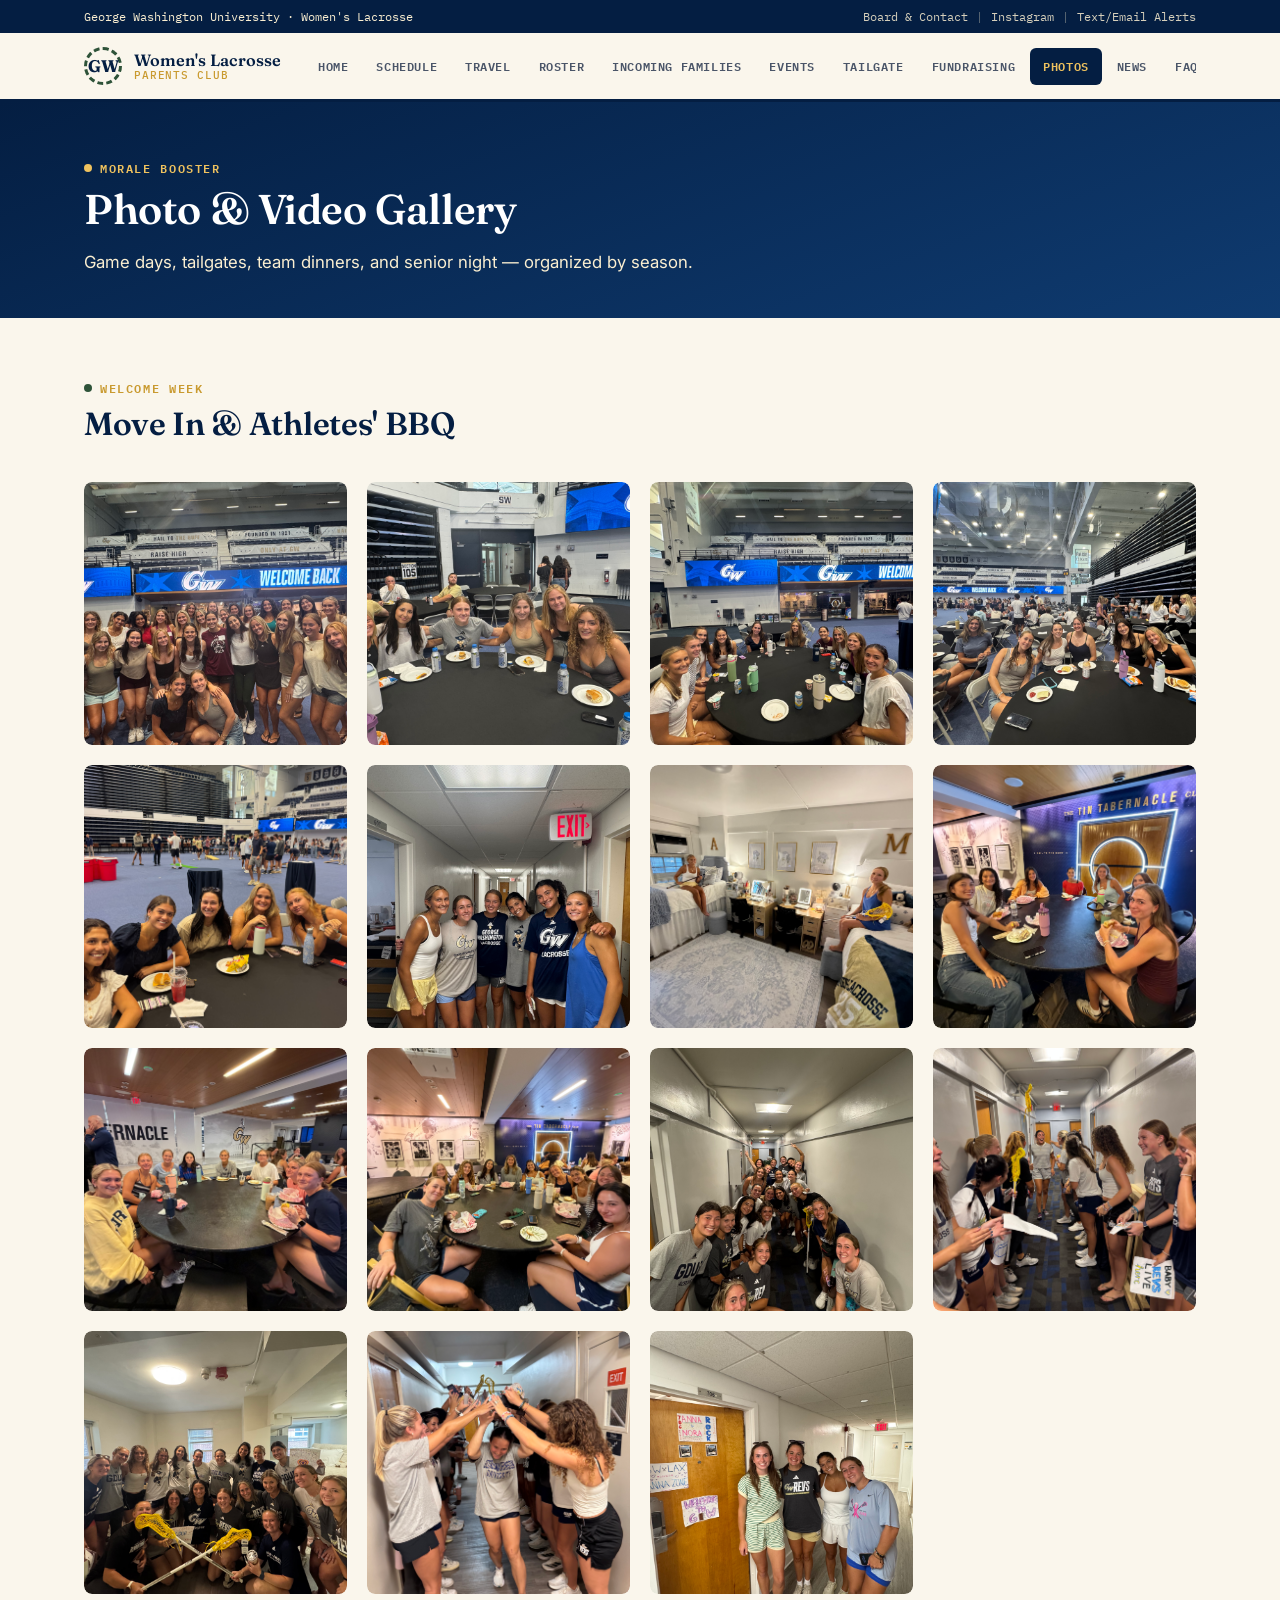
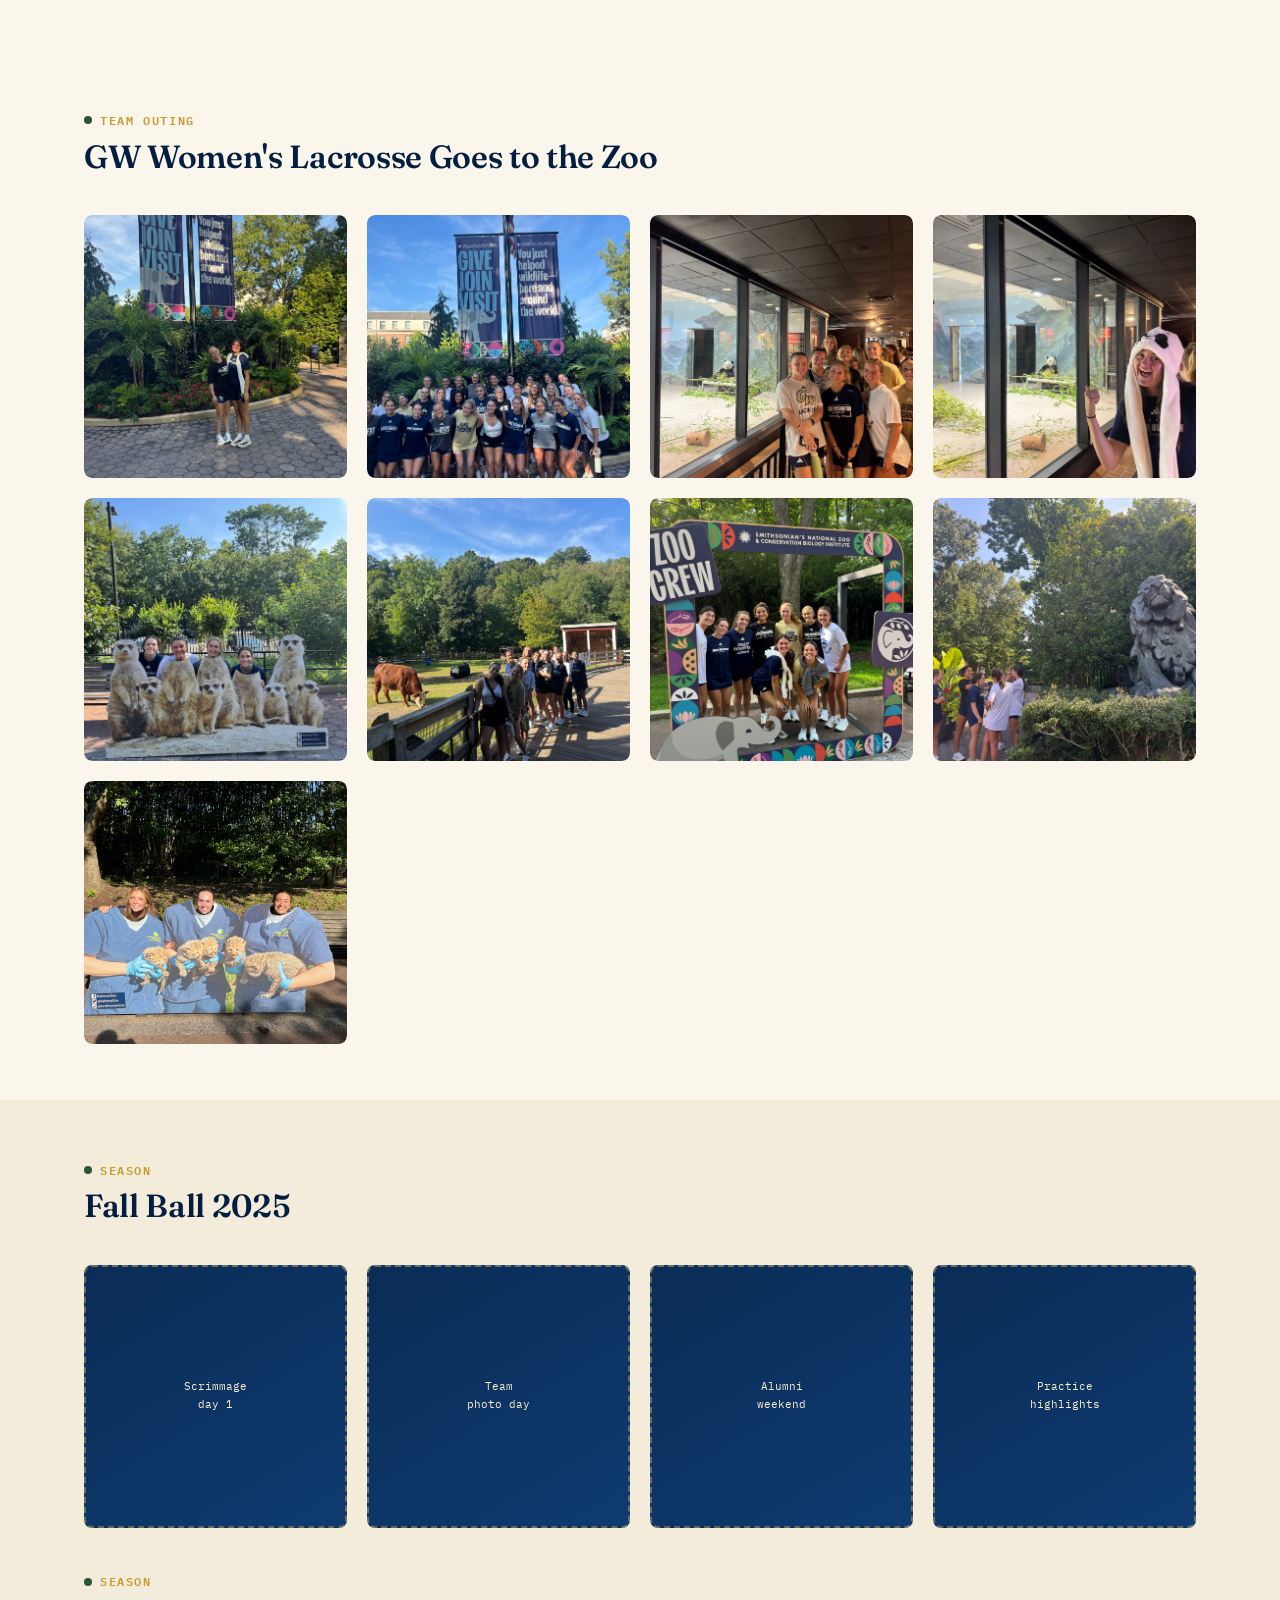
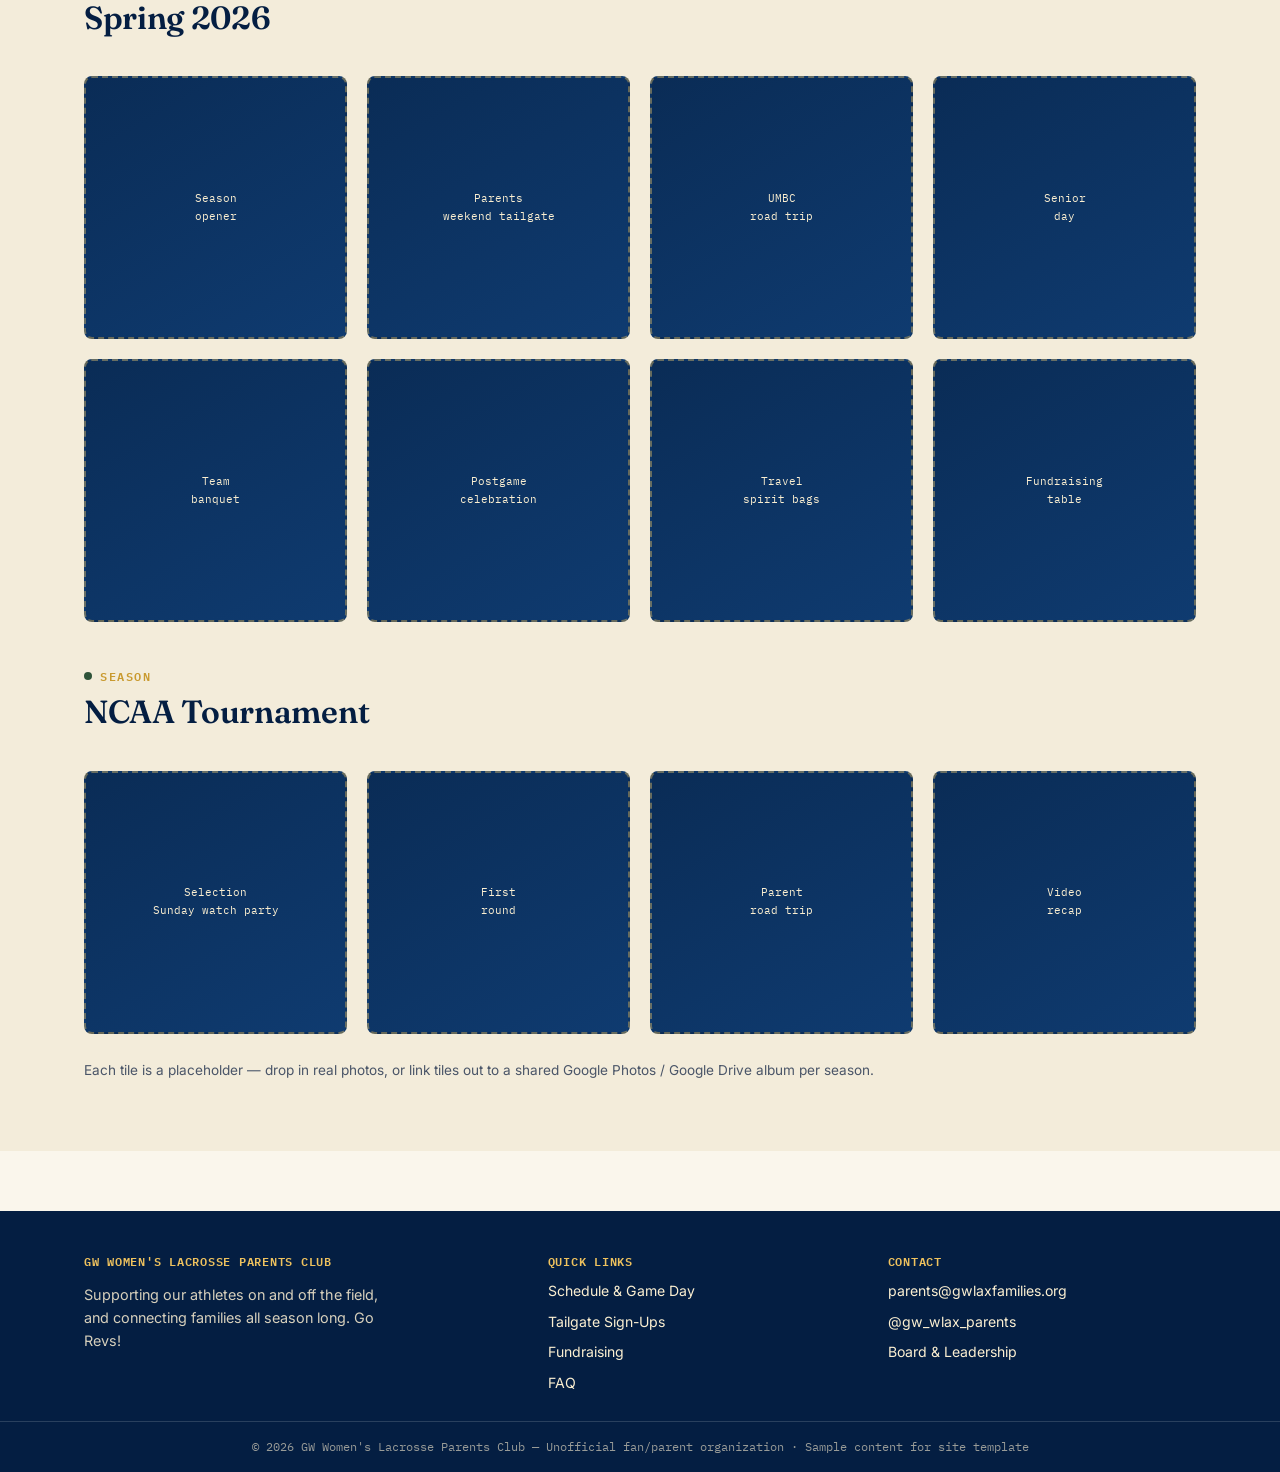
<file: gallery.html>
<!DOCTYPE html>
<html lang="en">
<head>
<meta charset="UTF-8">
<meta name="viewport" content="width=device-width, initial-scale=1.0">
<title>Photo &amp; Video Gallery — GW Women's Lacrosse Parents Club</title>
<link rel="stylesheet" href="css/style.css">
</head>
<body>

<div class="top-bar">
  <div class="wrap">
    <div>George Washington University · Women's Lacrosse</div>
    <div><a href="contact.html">Board &amp; Contact</a><span class="sep">|</span><a href="#">Instagram</a><span class="sep">|</span><a href="contact.html#alerts">Text/Email Alerts</a></div>
  </div>
</div>
<header class="site-header">
  <div class="header-inner">
    <a href="index.html" class="brand"><span class="brand-mark">GW</span><span class="brand-text">Women's Lacrosse<small>Parents Club</small></span></a>
    <nav class="site-nav">
      <a href="index.html">Home</a><a href="schedule.html">Schedule</a><a href="travel.html">Travel</a>
      <a href="roster.html">Roster</a><a href="incoming-families.html">Incoming Families</a><a href="events.html">Events</a>
      <a href="tailgate.html">Tailgate</a><a href="fundraising.html">Fundraising</a><a href="gallery.html">Photos</a>
      <a href="news.html">News</a><a href="faq.html">FAQ</a><a href="contact.html">Contact</a>
    </nav>
    <button class="nav-toggle" id="navToggle" aria-label="Toggle menu">☰</button>
  </div>
</header>

<section class="page-banner">
  <div class="wrap">
    <span class="eyebrow">Morale booster</span>
    <h1>Photo &amp; Video Gallery</h1>
    <p>Game days, tailgates, team dinners, and senior night — organized by season.</p>
  </div>
</section>

<section class="section">
  <div class="wrap">
    <div class="section-head"><div><span class="eyebrow">Welcome week</span><h2>Move In &amp; Athletes' BBQ</h2></div></div>
    <div class="grid cols-4">
      <div class="gallery-tile" style="padding:0;background:none;border:none;overflow:hidden;"><img src="images/move-in-bbq/IMG_6811.jpeg" alt="Team welcome back gathering" style="width:100%;height:100%;object-fit:cover;border-radius:var(--radius-sm);"></div>
      <div class="gallery-tile" style="padding:0;background:none;border:none;overflow:hidden;"><img src="images/move-in-bbq/IMG_6809.jpeg" alt="Athletes' BBQ table" style="width:100%;height:100%;object-fit:cover;border-radius:var(--radius-sm);"></div>
      <div class="gallery-tile" style="padding:0;background:none;border:none;overflow:hidden;"><img src="images/move-in-bbq/IMG_6807.jpeg" alt="Team gathered at Smith Center" style="width:100%;height:100%;object-fit:cover;border-radius:var(--radius-sm);"></div>
      <div class="gallery-tile" style="padding:0;background:none;border:none;overflow:hidden;"><img src="images/move-in-bbq/IMG_6805.jpeg" alt="Team BBQ, Smith Center" style="width:100%;height:100%;object-fit:cover;border-radius:var(--radius-sm);"></div>
      <div class="gallery-tile" style="padding:0;background:none;border:none;overflow:hidden;"><img src="images/move-in-bbq/IMG_6803.jpeg" alt="BBQ table with teammates" style="width:100%;height:100%;object-fit:cover;border-radius:var(--radius-sm);"></div>
      <div class="gallery-tile" style="padding:0;background:none;border:none;overflow:hidden;"><img src="images/move-in-bbq/IMG_6728.jpeg" alt="Teammates at BBQ" style="width:100%;height:100%;object-fit:cover;border-radius:var(--radius-sm);"></div>
      <div class="gallery-tile" style="padding:0;background:none;border:none;overflow:hidden;"><img src="images/move-in-bbq/IMG_8517.jpeg" alt="Move-in day hallway photo" style="width:100%;height:100%;object-fit:cover;border-radius:var(--radius-sm);"></div>
      <div class="gallery-tile" style="padding:0;background:none;border:none;overflow:hidden;"><img src="images/move-in-bbq/IMG_0723.jpeg" alt="Dorm room move-in" style="width:100%;height:100%;object-fit:cover;border-radius:var(--radius-sm);"></div>
      <div class="gallery-tile" style="padding:0;background:none;border:none;overflow:hidden;"><img src="images/move-in-bbq/IMG_0724.jpeg" alt="Teammates at the Tin Tabernacle" style="width:100%;height:100%;object-fit:cover;border-radius:var(--radius-sm);"></div>
      <div class="gallery-tile" style="padding:0;background:none;border:none;overflow:hidden;"><img src="images/move-in-bbq/IMG_0725.jpeg" alt="Teammates at the Tin Tabernacle Club" style="width:100%;height:100%;object-fit:cover;border-radius:var(--radius-sm);"></div>
      <div class="gallery-tile" style="padding:0;background:none;border:none;overflow:hidden;"><img src="images/move-in-bbq/IMG_6726.jpeg" alt="Move-in hallway welcome" style="width:100%;height:100%;object-fit:cover;border-radius:var(--radius-sm);"></div>
      <div class="gallery-tile" style="padding:0;background:none;border:none;overflow:hidden;"><img src="images/move-in-bbq/IMG_6723.jpeg" alt="Move-in day tunnel greeting" style="width:100%;height:100%;object-fit:cover;border-radius:var(--radius-sm);"></div>
      <div class="gallery-tile" style="padding:0;background:none;border:none;overflow:hidden;"><img src="images/move-in-bbq/IMG_6722.jpeg" alt="Welcome to GW room decorations" style="width:100%;height:100%;object-fit:cover;border-radius:var(--radius-sm);"></div>
      <div class="gallery-tile" style="padding:0;background:none;border:none;overflow:hidden;"><img src="images/move-in-bbq/IMG_6720.jpeg" alt="Move-in day group photo in dorm" style="width:100%;height:100%;object-fit:cover;border-radius:var(--radius-sm);"></div>
      <div class="gallery-tile" style="padding:0;background:none;border:none;overflow:hidden;"><img src="images/move-in-bbq/IMG_6697.jpeg" alt="Welcome to GW door decorations" style="width:100%;height:100%;object-fit:cover;border-radius:var(--radius-sm);"></div>
    </div>
  </div>
</section>

<section class="section">
  <div class="wrap">
    <div class="section-head"><div><span class="eyebrow">Team outing</span><h2>GW Women's Lacrosse Goes to the Zoo</h2></div></div>
    <div class="grid cols-4">
      <div class="gallery-tile" style="padding:0;background:none;border:none;overflow:hidden;"><img src="images/zoo-trip/1787827369894_IMG_6852.jpeg" alt="Teammates at the National Zoo entrance" style="width:100%;height:100%;object-fit:cover;border-radius:var(--radius-sm);"></div>
      <div class="gallery-tile" style="padding:0;background:none;border:none;overflow:hidden;"><img src="images/zoo-trip/1787827369894_IMG_6856.jpeg" alt="Team group photo at the National Zoo" style="width:100%;height:100%;object-fit:cover;border-radius:var(--radius-sm);"></div>
      <div class="gallery-tile" style="padding:0;background:none;border:none;overflow:hidden;"><img src="images/zoo-trip/1787827369894_IMG_6858.jpeg" alt="Teammates watching the panda" style="width:100%;height:100%;object-fit:cover;border-radius:var(--radius-sm);"></div>
      <div class="gallery-tile" style="padding:0;background:none;border:none;overflow:hidden;"><img src="images/zoo-trip/1787827369894_IMG_6863.jpeg" alt="Teammate in panda hat at the panda exhibit" style="width:100%;height:100%;object-fit:cover;border-radius:var(--radius-sm);"></div>
      <div class="gallery-tile" style="padding:0;background:none;border:none;overflow:hidden;"><img src="images/zoo-trip/1787827369894_IMG_6869.jpeg" alt="Teammates posing with meerkat cutouts" style="width:100%;height:100%;object-fit:cover;border-radius:var(--radius-sm);"></div>
      <div class="gallery-tile" style="padding:0;background:none;border:none;overflow:hidden;"><img src="images/zoo-trip/1787827369894_IMG_6876.jpeg" alt="Team at the farm exhibit with cattle" style="width:100%;height:100%;object-fit:cover;border-radius:var(--radius-sm);"></div>
      <div class="gallery-tile" style="padding:0;background:none;border:none;overflow:hidden;"><img src="images/zoo-trip/1787827369894_IMG_6881.jpeg" alt="Zoo Crew photo frame with the team" style="width:100%;height:100%;object-fit:cover;border-radius:var(--radius-sm);"></div>
      <div class="gallery-tile" style="padding:0;background:none;border:none;overflow:hidden;"><img src="images/zoo-trip/1787827369894_IMG_6883.jpeg" alt="Teammates at the lion statue" style="width:100%;height:100%;object-fit:cover;border-radius:var(--radius-sm);"></div>
      <div class="gallery-tile" style="padding:0;background:none;border:none;overflow:hidden;"><img src="images/zoo-trip/1787827369894_IMG_8807.JPEG" alt="Teammates posing with cheetah cub cutout" style="width:100%;height:100%;object-fit:cover;border-radius:var(--radius-sm);"></div>
    </div>
  </div>
</section>

<section class="section alt">
  <div class="wrap">
    <div class="section-head"><div><span class="eyebrow">Season</span><h2>Fall Ball 2025</h2></div></div>
    <div class="grid cols-4">
      <div class="gallery-tile">Scrimmage<br>day 1</div>
      <div class="gallery-tile">Team<br>photo day</div>
      <div class="gallery-tile">Alumni<br>weekend</div>
      <div class="gallery-tile">Practice<br>highlights</div>
    </div>

    <div class="section-head" style="margin-top:40px;"><div><span class="eyebrow">Season</span><h2>Spring 2026</h2></div></div>
    <div class="grid cols-4">
      <div class="gallery-tile">Season<br>opener</div>
      <div class="gallery-tile">Parents<br>weekend tailgate</div>
      <div class="gallery-tile">UMBC<br>road trip</div>
      <div class="gallery-tile">Senior<br>day</div>
      <div class="gallery-tile">Team<br>banquet</div>
      <div class="gallery-tile">Postgame<br>celebration</div>
      <div class="gallery-tile">Travel<br>spirit bags</div>
      <div class="gallery-tile">Fundraising<br>table</div>
    </div>

    <div class="section-head" style="margin-top:40px;"><div><span class="eyebrow">Season</span><h2>NCAA Tournament</h2></div></div>
    <div class="grid cols-4">
      <div class="gallery-tile">Selection<br>Sunday watch party</div>
      <div class="gallery-tile">First<br>round</div>
      <div class="gallery-tile">Parent<br>road trip</div>
      <div class="gallery-tile">Video<br>recap</div>
    </div>

    <p style="color:var(--ink-soft);font-size:.85rem;margin-top:26px;">Each tile is a placeholder — drop in real photos, or link tiles out to a shared Google Photos / Google Drive album per season.</p>
  </div>
</section>

<footer class="site-footer">
  <div class="footer-inner">
    <div><h4>GW Women's Lacrosse Parents Club</h4><p style="max-width:34ch;color:rgba(251,239,209,.85);font-size:.9rem;">Supporting our athletes on and off the field, and connecting families all season long. Go Revs!</p></div>
    <div><h4>Quick Links</h4><ul><li><a href="schedule.html">Schedule &amp; Game Day</a></li><li><a href="tailgate.html">Tailgate Sign-Ups</a></li><li><a href="fundraising.html">Fundraising</a></li><li><a href="faq.html">FAQ</a></li></ul></div>
    <div><h4>Contact</h4><ul><li>parents@gwlaxfamilies.org</li><li>@gw_wlax_parents</li><li><a href="contact.html">Board &amp; Leadership</a></li></ul></div>
  </div>
  <div class="footer-bottom">© 2026 GW Women's Lacrosse Parents Club — Unofficial fan/parent organization · Sample content for site template</div>
</footer>
<script src="js/main.js"></script>
</body>
</html>
</file>
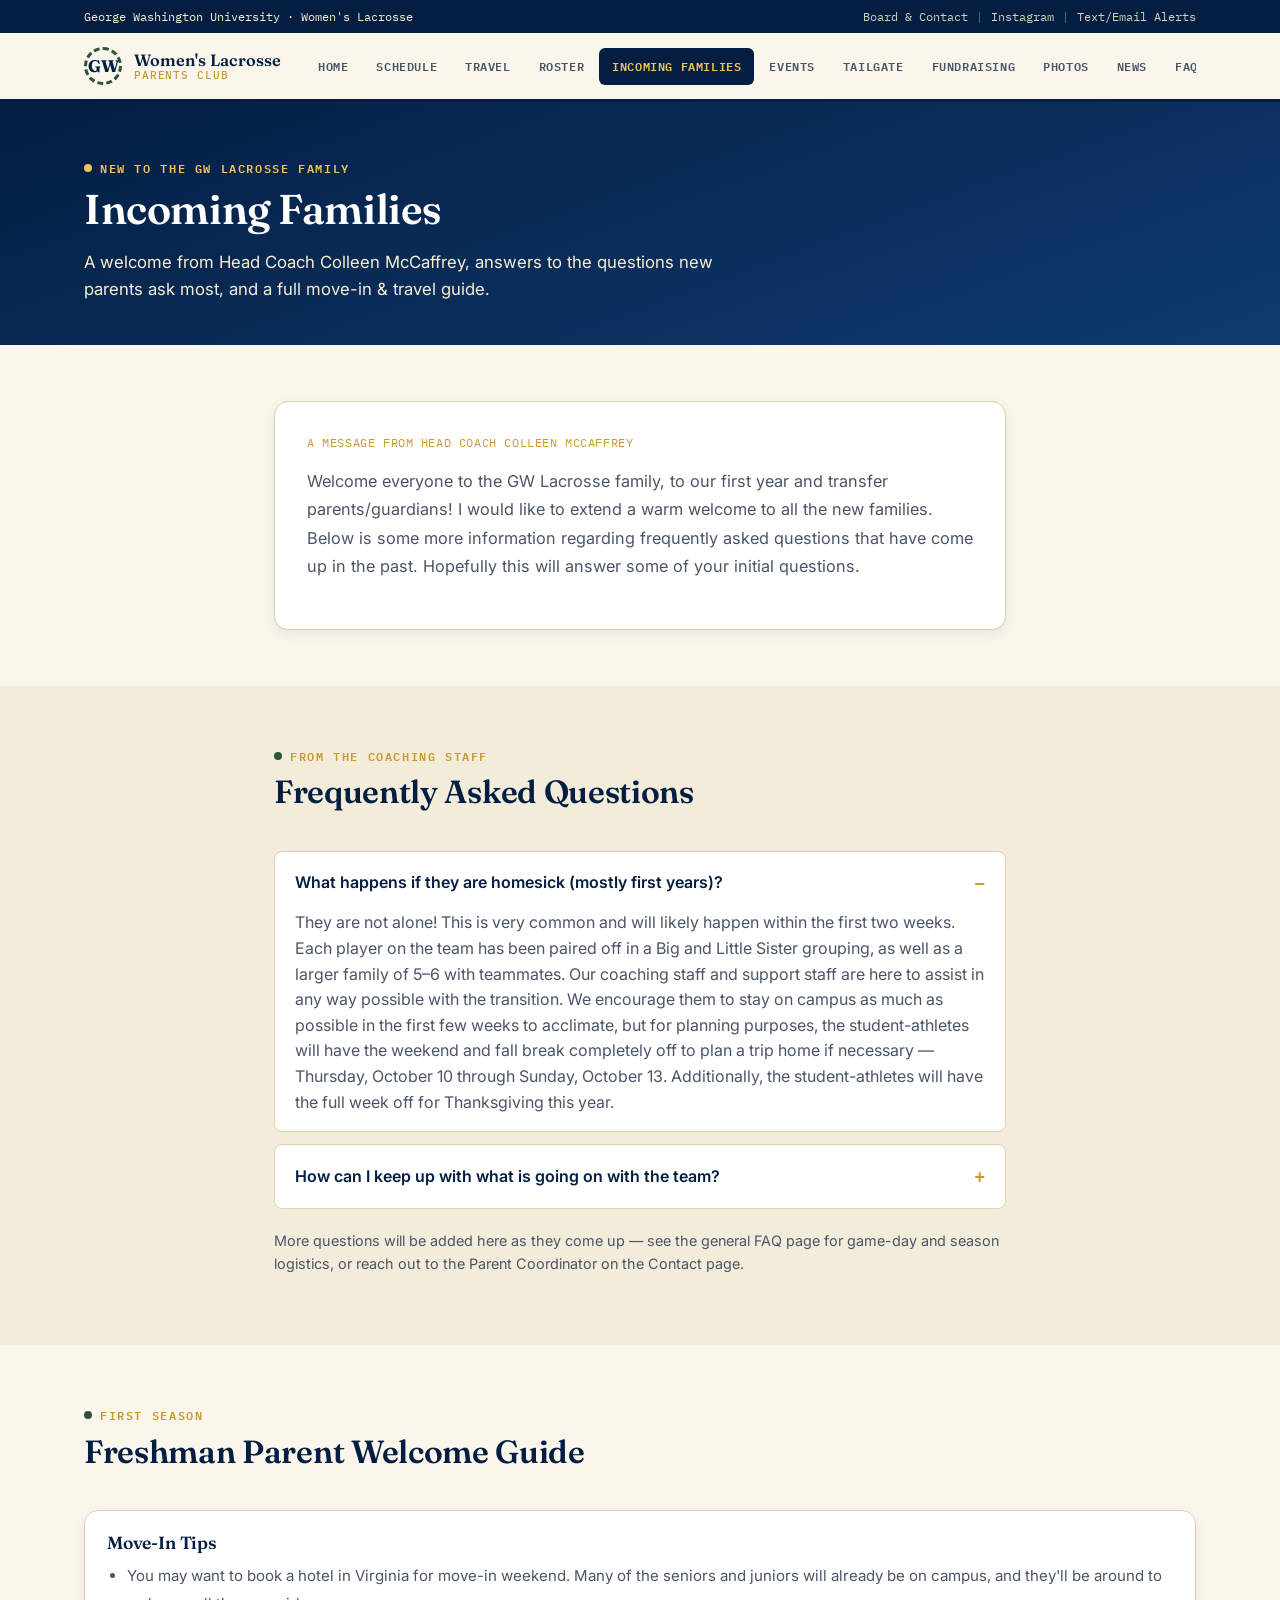
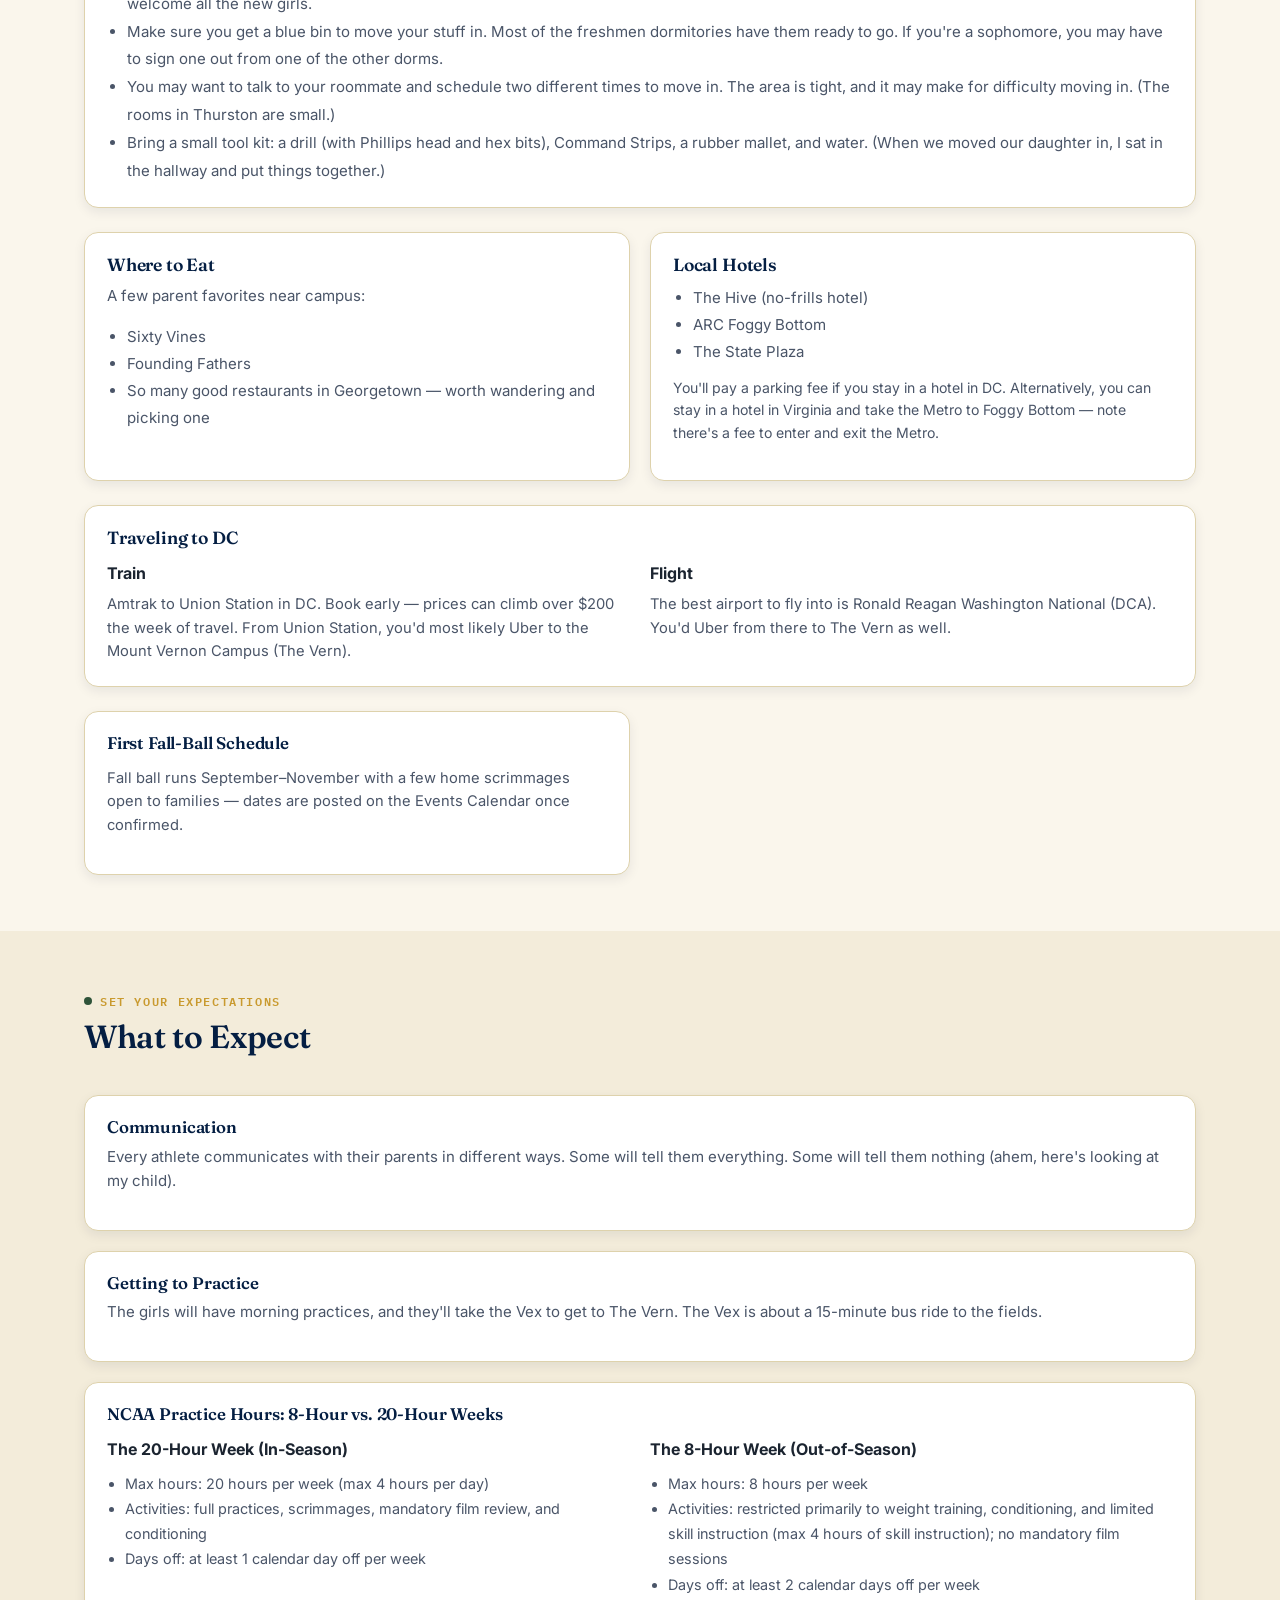
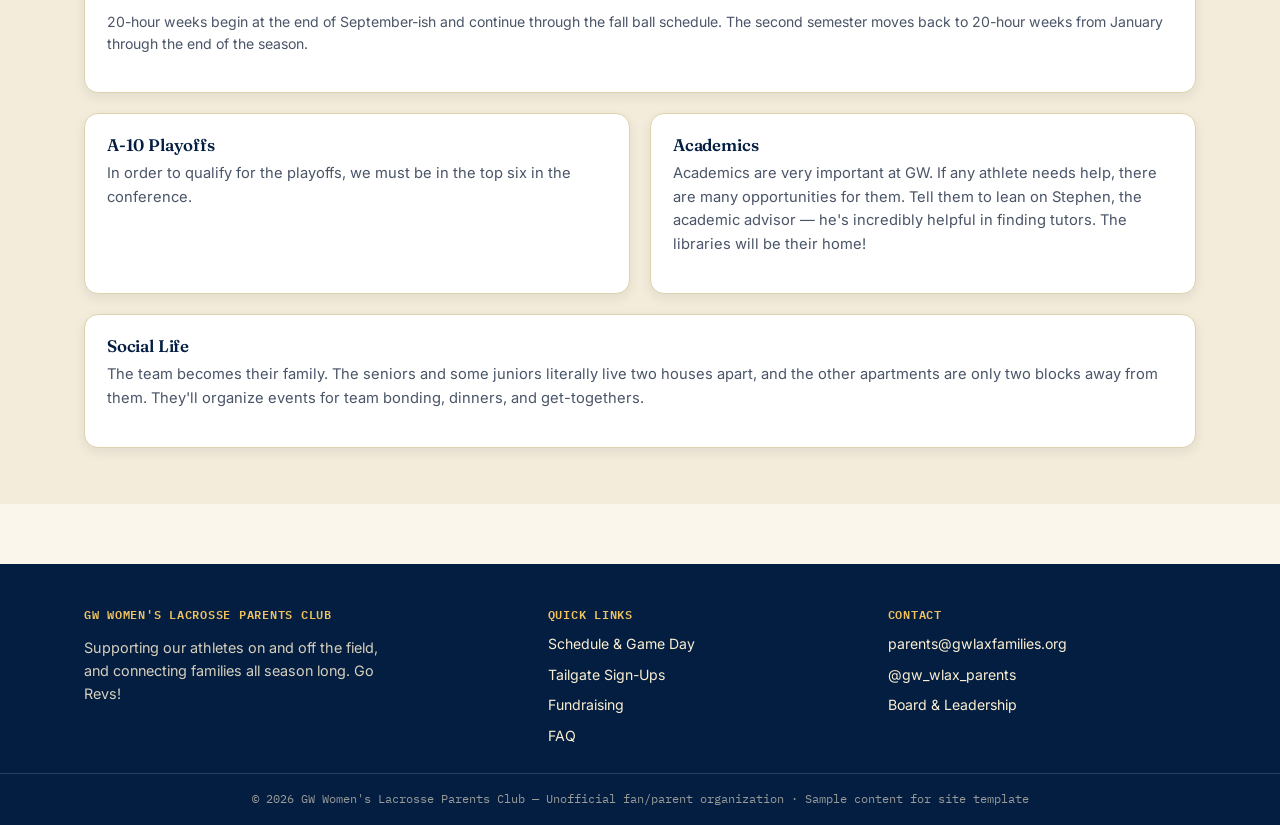
<file: incoming-families.html>
<!DOCTYPE html>
<html lang="en">
<head>
<meta charset="UTF-8">
<meta name="viewport" content="width=device-width, initial-scale=1.0">
<title>Incoming Families — GW Women's Lacrosse Parents Club</title>
<link rel="stylesheet" href="css/style.css">
</head>
<body>

<div class="top-bar">
  <div class="wrap">
    <div>George Washington University · Women's Lacrosse</div>
    <div><a href="contact.html">Board &amp; Contact</a><span class="sep">|</span><a href="#">Instagram</a><span class="sep">|</span><a href="contact.html#alerts">Text/Email Alerts</a></div>
  </div>
</div>
<header class="site-header">
  <div class="header-inner">
    <a href="index.html" class="brand"><span class="brand-mark">GW</span><span class="brand-text">Women's Lacrosse<small>Parents Club</small></span></a>
    <nav class="site-nav">
      <a href="index.html">Home</a><a href="schedule.html">Schedule</a><a href="travel.html">Travel</a>
      <a href="roster.html">Roster</a><a href="incoming-families.html">Incoming Families</a><a href="events.html">Events</a>
      <a href="tailgate.html">Tailgate</a><a href="fundraising.html">Fundraising</a><a href="gallery.html">Photos</a>
      <a href="news.html">News</a><a href="faq.html">FAQ</a><a href="contact.html">Contact</a>
    </nav>
    <button class="nav-toggle" id="navToggle" aria-label="Toggle menu">☰</button>
  </div>
</header>

<section class="page-banner">
  <div class="wrap">
    <span class="eyebrow">New to the GW Lacrosse family</span>
    <h1>Incoming Families</h1>
    <p>A welcome from Head Coach Colleen McCaffrey, answers to the questions new parents ask most, and a full move-in &amp; travel guide.</p>
  </div>
</section>

<section class="section">
  <div class="wrap" style="max-width:780px;">
    <div class="card" style="padding:32px;">
      <span class="meta">A message from Head Coach Colleen McCaffrey</span>
      <p style="color:var(--ink-soft);font-size:1.02rem;line-height:1.75;margin-top:14px;">Welcome everyone to the GW Lacrosse family, to our first year and transfer parents/guardians! I would like to extend a warm welcome to all the new families. Below is some more information regarding frequently asked questions that have come up in the past. Hopefully this will answer some of your initial questions.</p>
    </div>
  </div>
</section>

<section class="section alt">
  <div class="wrap" style="max-width:780px;">
    <div class="section-head"><div><span class="eyebrow">From the coaching staff</span><h2>Frequently Asked Questions</h2></div></div>

    <details class="faq" open>
      <summary>What happens if they are homesick (mostly first years)?</summary>
      <p>They are not alone! This is very common and will likely happen within the first two weeks. Each player on the team has been paired off in a Big and Little Sister grouping, as well as a larger family of 5–6 with teammates. Our coaching staff and support staff are here to assist in any way possible with the transition. We encourage them to stay on campus as much as possible in the first few weeks to acclimate, but for planning purposes, the student-athletes will have the weekend and fall break completely off to plan a trip home if necessary — Thursday, October 10 through Sunday, October 13. Additionally, the student-athletes will have the full week off for Thanksgiving this year.</p>
    </details>

    <details class="faq">
      <summary>How can I keep up with what is going on with the team?</summary>
      <p>A combination of social media, the team website at <a href="https://gwsports.com/sports/womens-lacrosse">GW Sports</a>, as well as the team parent liaison, will update you on the team and what is happening around campus. We will do our best to keep our social media up to date and provide fun updates as well as more information regarding games/schedules, etc. As always, your student-athlete is a great resource for insider information into how the team is doing.</p>
    </details>

    <p style="color:var(--ink-soft);font-size:.9rem;margin-top:20px;">More questions will be added here as they come up — see the general <a href="faq.html">FAQ</a> page for game-day and season logistics, or reach out to the Parent Coordinator on the <a href="contact.html">Contact</a> page.</p>
  </div>
</section>

<section class="section">
  <div class="wrap">
    <div class="section-head"><div><span class="eyebrow">First season</span><h2>Freshman Parent Welcome Guide</h2></div></div>

    <div class="card" style="margin-bottom:24px;">
      <h3 style="font-size:1.1rem;">Move-In Tips</h3>
      <ul style="color:var(--ink-soft);font-size:.94rem;line-height:1.85;margin:10px 0 0;padding-left:20px;">
        <li>You may want to book a hotel in Virginia for move-in weekend. Many of the seniors and juniors will already be on campus, and they'll be around to welcome all the new girls.</li>
        <li>Make sure you get a blue bin to move your stuff in. Most of the freshmen dormitories have them ready to go. If you're a sophomore, you may have to sign one out from one of the other dorms.</li>
        <li>You may want to talk to your roommate and schedule two different times to move in. The area is tight, and it may make for difficulty moving in. (The rooms in Thurston are small.)</li>
        <li>Bring a small tool kit: a drill (with Phillips head and hex bits), Command Strips, a rubber mallet, and water. (When we moved our daughter in, I sat in the hallway and put things together.)</li>
      </ul>
    </div>

    <div class="grid cols-2" style="margin-bottom:24px;">
      <div class="card">
        <h3 style="font-size:1.1rem;">Where to Eat</h3>
        <p style="color:var(--ink-soft);font-size:.94rem;margin-top:10px;">A few parent favorites near campus:</p>
        <ul style="color:var(--ink-soft);font-size:.94rem;line-height:1.8;margin:8px 0 0;padding-left:20px;">
          <li>Sixty Vines</li>
          <li>Founding Fathers</li>
          <li>So many good restaurants in Georgetown — worth wandering and picking one</li>
        </ul>
      </div>
      <div class="card">
        <h3 style="font-size:1.1rem;">Local Hotels</h3>
        <ul style="color:var(--ink-soft);font-size:.94rem;line-height:1.8;margin:10px 0 0;padding-left:20px;">
          <li>The Hive (no-frills hotel)</li>
          <li>ARC Foggy Bottom</li>
          <li>The State Plaza</li>
        </ul>
        <p style="color:var(--ink-soft);font-size:.88rem;margin-top:12px;">You'll pay a parking fee if you stay in a hotel in DC. Alternatively, you can stay in a hotel in Virginia and take the Metro to Foggy Bottom — note there's a fee to enter and exit the Metro.</p>
      </div>
    </div>

    <div class="card">
      <h3 style="font-size:1.1rem;">Traveling to DC</h3>
      <div class="grid cols-2" style="margin-top:14px;">
        <div>
          <strong>Train</strong>
          <p style="color:var(--ink-soft);font-size:.92rem;margin:6px 0 0;">Amtrak to Union Station in DC. Book early — prices can climb over $200 the week of travel. From Union Station, you'd most likely Uber to the Mount Vernon Campus (The Vern).</p>
        </div>
        <div>
          <strong>Flight</strong>
          <p style="color:var(--ink-soft);font-size:.92rem;margin:6px 0 0;">The best airport to fly into is Ronald Reagan Washington National (DCA). You'd Uber from there to The Vern as well.</p>
        </div>
      </div>
    </div>

    <div class="grid cols-2" style="margin-top:24px;">
      <div class="card"><h3 style="font-size:1.05rem;">First Fall-Ball Schedule</h3><p style="color:var(--ink-soft);font-size:.92rem;">Fall ball runs September–November with a few home scrimmages open to families — dates are posted on the Events Calendar once confirmed.</p></div>
    </div>
  </div>
</section>

<section class="section alt">
  <div class="wrap">
    <div class="section-head"><div><span class="eyebrow">Set your expectations</span><h2>What to Expect</h2></div></div>

    <div class="card" style="margin-bottom:20px;">
      <h3 style="font-size:1.05rem;">Communication</h3>
      <p style="color:var(--ink-soft);font-size:.94rem;margin-top:8px;">Every athlete communicates with their parents in different ways. Some will tell them everything. Some will tell them nothing (ahem, here's looking at my child).</p>
    </div>

    <div class="card" style="margin-bottom:20px;">
      <h3 style="font-size:1.05rem;">Getting to Practice</h3>
      <p style="color:var(--ink-soft);font-size:.94rem;margin-top:8px;">The girls will have morning practices, and they'll take the Vex to get to The Vern. The Vex is about a 15-minute bus ride to the fields.</p>
    </div>

    <div class="card" style="margin-bottom:20px;">
      <h3 style="font-size:1.05rem;">NCAA Practice Hours: 8-Hour vs. 20-Hour Weeks</h3>
      <div class="grid cols-2" style="margin-top:14px;">
        <div>
          <strong>The 20-Hour Week (In-Season)</strong>
          <ul style="color:var(--ink-soft);font-size:.9rem;line-height:1.75;margin:8px 0 0;padding-left:18px;">
            <li>Max hours: 20 hours per week (max 4 hours per day)</li>
            <li>Activities: full practices, scrimmages, mandatory film review, and conditioning</li>
            <li>Days off: at least 1 calendar day off per week</li>
          </ul>
        </div>
        <div>
          <strong>The 8-Hour Week (Out-of-Season)</strong>
          <ul style="color:var(--ink-soft);font-size:.9rem;line-height:1.75;margin:8px 0 0;padding-left:18px;">
            <li>Max hours: 8 hours per week</li>
            <li>Activities: restricted primarily to weight training, conditioning, and limited skill instruction (max 4 hours of skill instruction); no mandatory film sessions</li>
            <li>Days off: at least 2 calendar days off per week</li>
          </ul>
        </div>
      </div>
      <p style="color:var(--ink-soft);font-size:.88rem;margin-top:14px;">20-hour weeks begin at the end of September-ish and continue through the fall ball schedule. The second semester moves back to 20-hour weeks from January through the end of the season.</p>
    </div>

    <div class="grid cols-2">
      <div class="card">
        <h3 style="font-size:1.05rem;">A-10 Playoffs</h3>
        <p style="color:var(--ink-soft);font-size:.92rem;margin-top:8px;">In order to qualify for the playoffs, we must be in the top six in the conference.</p>
      </div>
      <div class="card">
        <h3 style="font-size:1.05rem;">Academics</h3>
        <p style="color:var(--ink-soft);font-size:.92rem;margin-top:8px;">Academics are very important at GW. If any athlete needs help, there are many opportunities for them. Tell them to lean on Stephen, the academic advisor — he's incredibly helpful in finding tutors. The libraries will be their home!</p>
      </div>
      <div class="card" style="grid-column:1/-1;">
        <h3 style="font-size:1.05rem;">Social Life</h3>
        <p style="color:var(--ink-soft);font-size:.92rem;margin-top:8px;">The team becomes their family. The seniors and some juniors literally live two houses apart, and the other apartments are only two blocks away from them. They'll organize events for team bonding, dinners, and get-togethers.</p>
      </div>
    </div>
  </div>
</section>

<footer class="site-footer">
  <div class="footer-inner">
    <div><h4>GW Women's Lacrosse Parents Club</h4><p style="max-width:34ch;color:rgba(251,239,209,.85);font-size:.9rem;">Supporting our athletes on and off the field, and connecting families all season long. Go Revs!</p></div>
    <div><h4>Quick Links</h4><ul><li><a href="schedule.html">Schedule &amp; Game Day</a></li><li><a href="tailgate.html">Tailgate Sign-Ups</a></li><li><a href="fundraising.html">Fundraising</a></li><li><a href="faq.html">FAQ</a></li></ul></div>
    <div><h4>Contact</h4><ul><li>parents@gwlaxfamilies.org</li><li>@gw_wlax_parents</li><li><a href="contact.html">Board &amp; Leadership</a></li></ul></div>
  </div>
  <div class="footer-bottom">© 2026 GW Women's Lacrosse Parents Club — Unofficial fan/parent organization · Sample content for site template</div>
</footer>
<script src="js/main.js"></script>
</body>
</html>
</file>
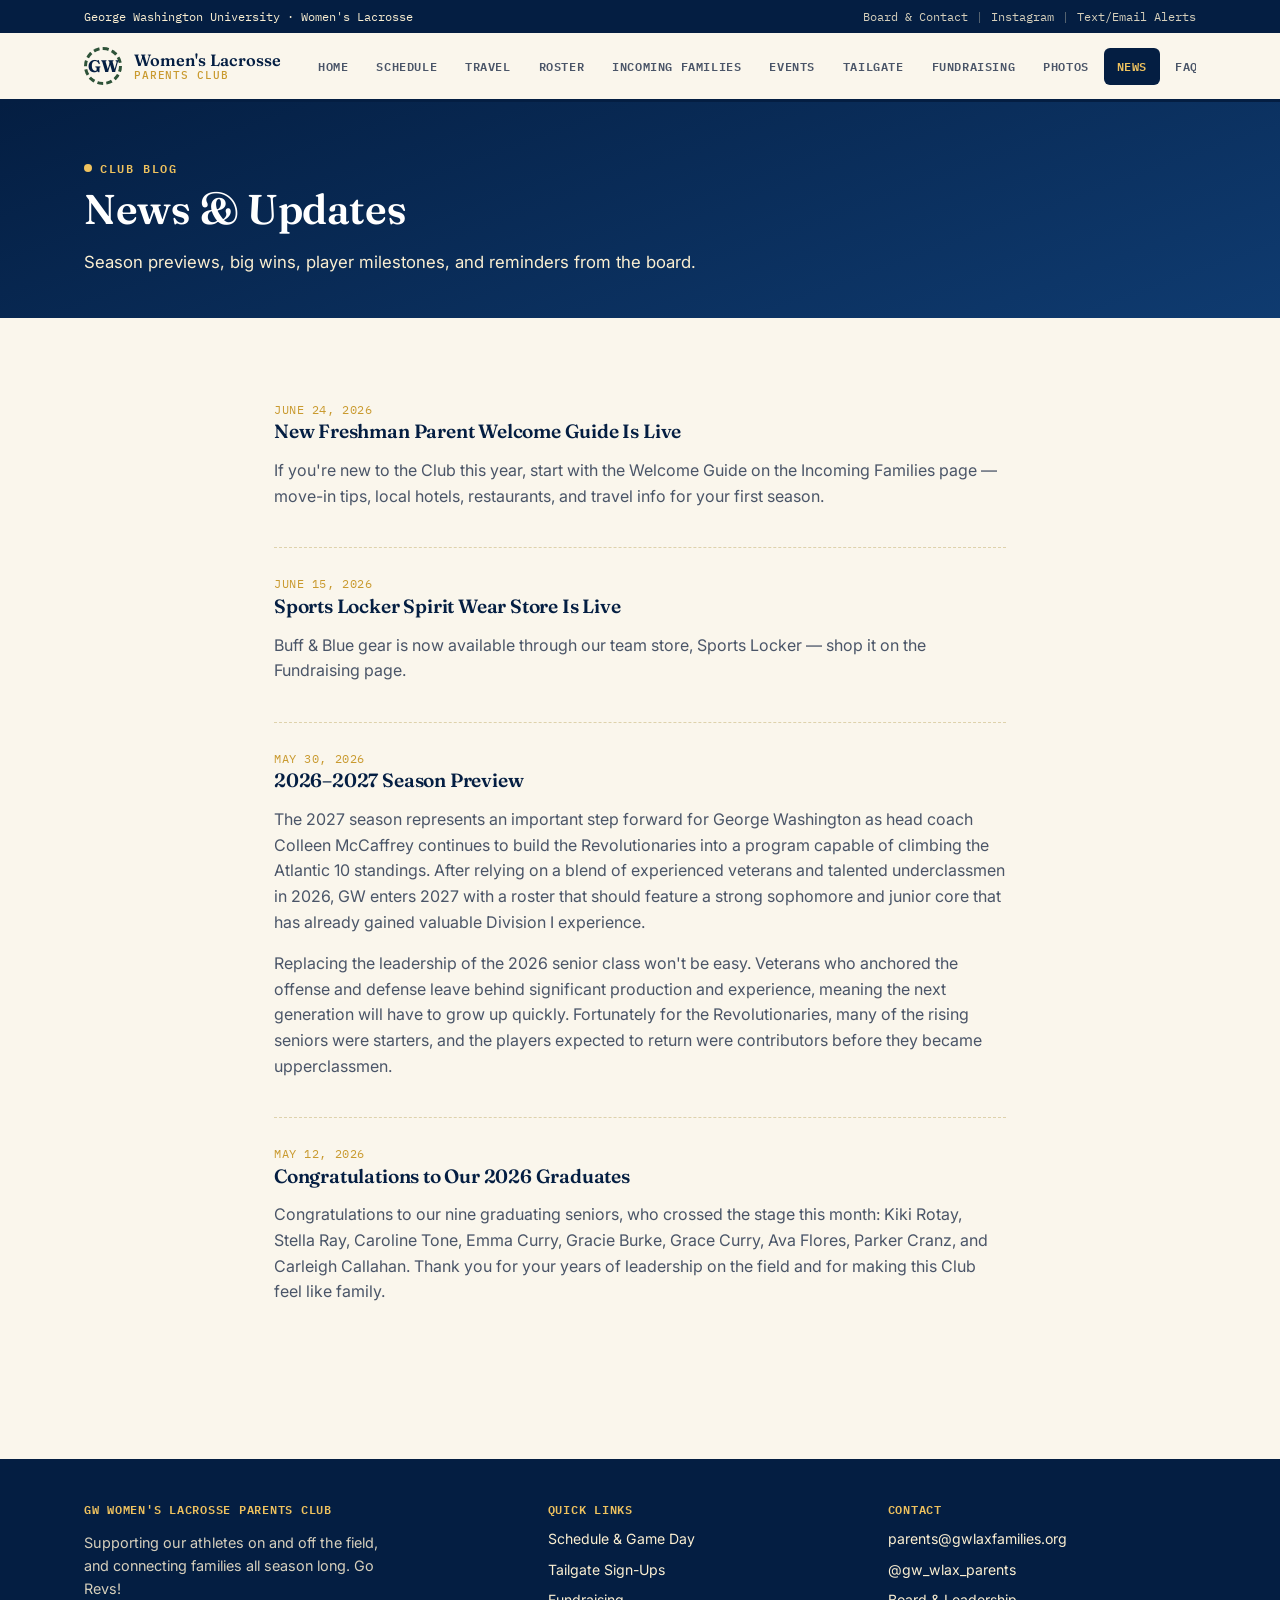
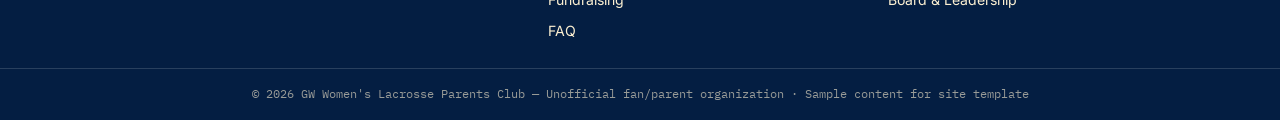
<file: news.html>
<!DOCTYPE html>
<html lang="en">
<head>
<meta charset="UTF-8">
<meta name="viewport" content="width=device-width, initial-scale=1.0">
<title>News &amp; Updates — GW Women's Lacrosse Parents Club</title>
<link rel="stylesheet" href="css/style.css">
</head>
<body>

<div class="top-bar">
  <div class="wrap">
    <div>George Washington University · Women's Lacrosse</div>
    <div><a href="contact.html">Board &amp; Contact</a><span class="sep">|</span><a href="#">Instagram</a><span class="sep">|</span><a href="contact.html#alerts">Text/Email Alerts</a></div>
  </div>
</div>
<header class="site-header">
  <div class="header-inner">
    <a href="index.html" class="brand"><span class="brand-mark">GW</span><span class="brand-text">Women's Lacrosse<small>Parents Club</small></span></a>
    <nav class="site-nav">
      <a href="index.html">Home</a><a href="schedule.html">Schedule</a><a href="travel.html">Travel</a>
      <a href="roster.html">Roster</a><a href="incoming-families.html">Incoming Families</a><a href="events.html">Events</a>
      <a href="tailgate.html">Tailgate</a><a href="fundraising.html">Fundraising</a><a href="gallery.html">Photos</a>
      <a href="news.html">News</a><a href="faq.html">FAQ</a><a href="contact.html">Contact</a>
    </nav>
    <button class="nav-toggle" id="navToggle" aria-label="Toggle menu">☰</button>
  </div>
</header>

<section class="page-banner">
  <div class="wrap">
    <span class="eyebrow">Club blog</span>
    <h1>News &amp; Updates</h1>
    <p>Season previews, big wins, player milestones, and reminders from the board.</p>
  </div>
</section>

<section class="section">
  <div class="wrap" style="max-width:780px;">
    <div class="news-item">
      <span class="date">June 24, 2026</span>
      <h3>New Freshman Parent Welcome Guide Is Live</h3>
      <p style="color:var(--ink-soft);">If you're new to the Club this year, start with the Welcome Guide on the Incoming Families page — move-in tips, local hotels, restaurants, and travel info for your first season.</p>
    </div>
    <div class="news-item">
      <span class="date">June 15, 2026</span>
      <h3>Sports Locker Spirit Wear Store Is Live</h3>
      <p style="color:var(--ink-soft);">Buff &amp; Blue gear is now available through our team store, Sports Locker — shop it on the Fundraising page.</p>
    </div>
    <div class="news-item">
      <span class="date">May 30, 2026</span>
      <h3>2026–2027 Season Preview</h3>
      <p style="color:var(--ink-soft);">The 2027 season represents an important step forward for George Washington as head coach Colleen McCaffrey continues to build the Revolutionaries into a program capable of climbing the Atlantic 10 standings. After relying on a blend of experienced veterans and talented underclassmen in 2026, GW enters 2027 with a roster that should feature a strong sophomore and junior core that has already gained valuable Division I experience.</p>
      <p style="color:var(--ink-soft);margin-top:10px;">Replacing the leadership of the 2026 senior class won't be easy. Veterans who anchored the offense and defense leave behind significant production and experience, meaning the next generation will have to grow up quickly. Fortunately for the Revolutionaries, many of the rising seniors were starters, and the players expected to return were contributors before they became upperclassmen.</p>
    </div>
    <div class="news-item">
      <span class="date">May 12, 2026</span>
      <h3>Congratulations to Our 2026 Graduates</h3>
      <p style="color:var(--ink-soft);">Congratulations to our nine graduating seniors, who crossed the stage this month: Kiki Rotay, Stella Ray, Caroline Tone, Emma Curry, Gracie Burke, Grace Curry, Ava Flores, Parker Cranz, and Carleigh Callahan. Thank you for your years of leadership on the field and for making this Club feel like family.</p>
    </div>
  </div>
</section>

<footer class="site-footer">
  <div class="footer-inner">
    <div><h4>GW Women's Lacrosse Parents Club</h4><p style="max-width:34ch;color:rgba(251,239,209,.85);font-size:.9rem;">Supporting our athletes on and off the field, and connecting families all season long. Go Revs!</p></div>
    <div><h4>Quick Links</h4><ul><li><a href="schedule.html">Schedule &amp; Game Day</a></li><li><a href="tailgate.html">Tailgate Sign-Ups</a></li><li><a href="fundraising.html">Fundraising</a></li><li><a href="faq.html">FAQ</a></li></ul></div>
    <div><h4>Contact</h4><ul><li>parents@gwlaxfamilies.org</li><li>@gw_wlax_parents</li><li><a href="contact.html">Board &amp; Leadership</a></li></ul></div>
  </div>
  <div class="footer-bottom">© 2026 GW Women's Lacrosse Parents Club — Unofficial fan/parent organization · Sample content for site template</div>
</footer>
<script src="js/main.js"></script>
</body>
</html>
</file>
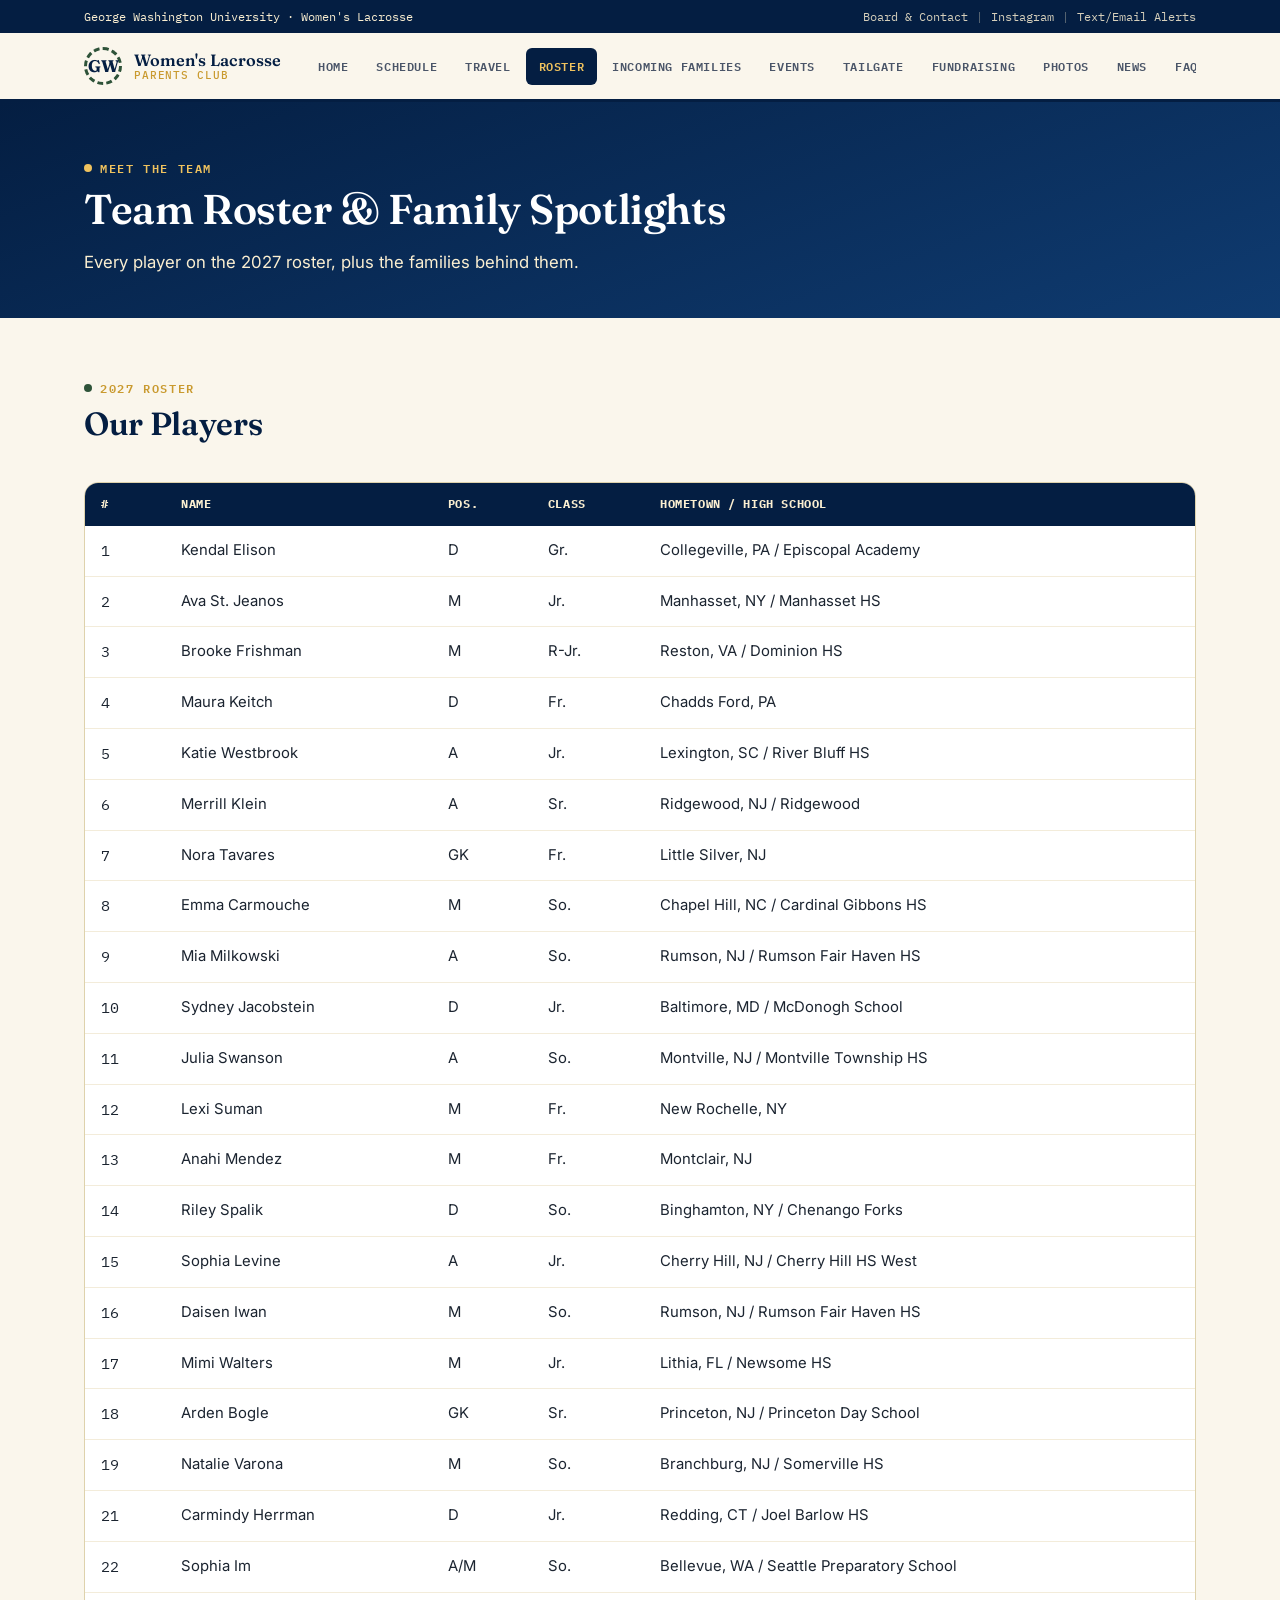
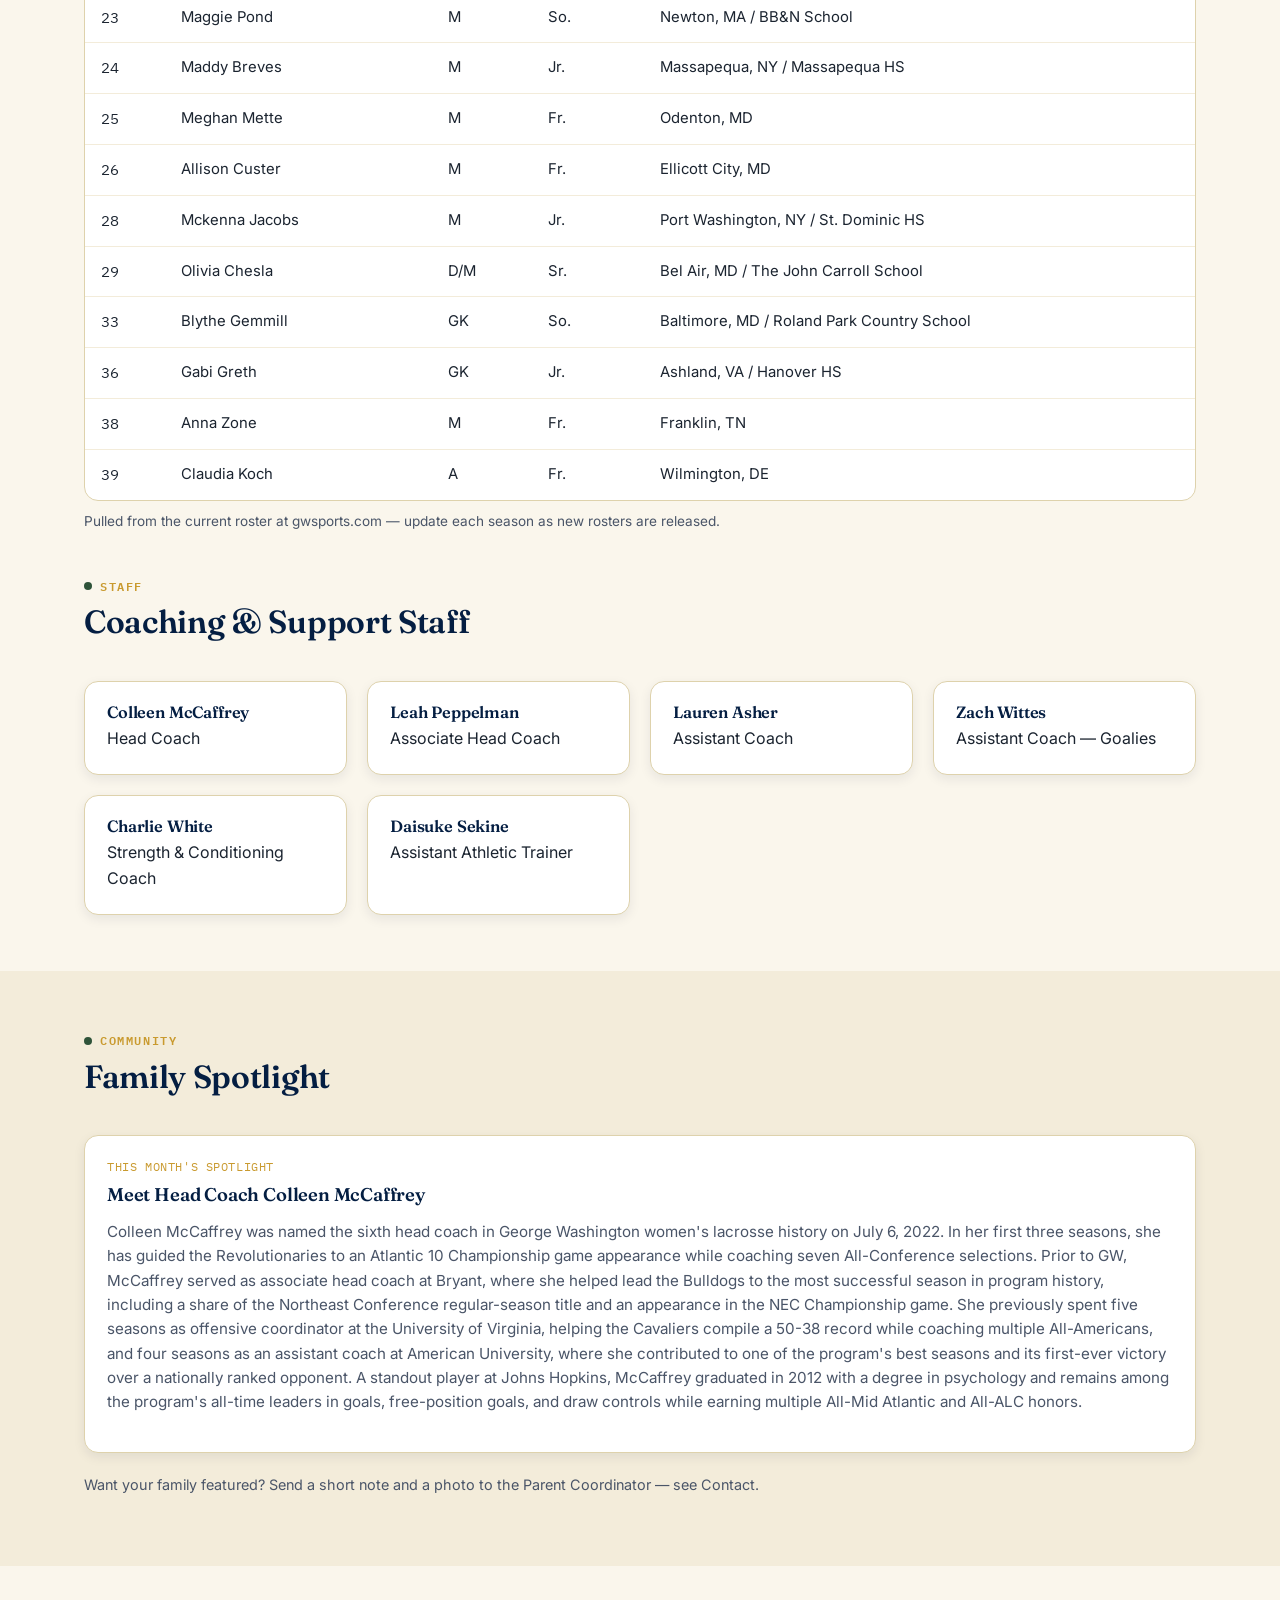
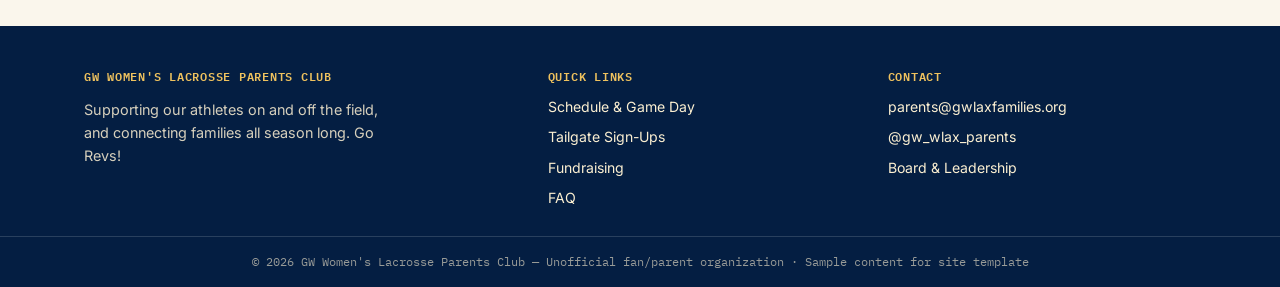
<file: roster.html>
<!DOCTYPE html>
<html lang="en">
<head>
<meta charset="UTF-8">
<meta name="viewport" content="width=device-width, initial-scale=1.0">
<title>Roster &amp; Family Spotlights — GW Women's Lacrosse Parents Club</title>
<link rel="stylesheet" href="css/style.css">
</head>
<body>

<div class="top-bar">
  <div class="wrap">
    <div>George Washington University · Women's Lacrosse</div>
    <div><a href="contact.html">Board &amp; Contact</a><span class="sep">|</span><a href="#">Instagram</a><span class="sep">|</span><a href="contact.html#alerts">Text/Email Alerts</a></div>
  </div>
</div>
<header class="site-header">
  <div class="header-inner">
    <a href="index.html" class="brand"><span class="brand-mark">GW</span><span class="brand-text">Women's Lacrosse<small>Parents Club</small></span></a>
    <nav class="site-nav">
      <a href="index.html">Home</a><a href="schedule.html">Schedule</a><a href="travel.html">Travel</a>
      <a href="roster.html">Roster</a><a href="incoming-families.html">Incoming Families</a><a href="events.html">Events</a>
      <a href="tailgate.html">Tailgate</a><a href="fundraising.html">Fundraising</a><a href="gallery.html">Photos</a>
      <a href="news.html">News</a><a href="faq.html">FAQ</a><a href="contact.html">Contact</a>
    </nav>
    <button class="nav-toggle" id="navToggle" aria-label="Toggle menu">☰</button>
  </div>
</header>

<section class="page-banner">
  <div class="wrap">
    <span class="eyebrow">Meet the team</span>
    <h1>Team Roster &amp; Family Spotlights</h1>
    <p>Every player on the 2027 roster, plus the families behind them.</p>
  </div>
</section>

<section class="section">
  <div class="wrap">
    <div class="section-head"><div><span class="eyebrow">2027 Roster</span><h2>Our Players</h2></div></div>
    <div class="table-wrap">
      <table>
        <thead>
          <tr><th>#</th><th>Name</th><th>Pos.</th><th>Class</th><th>Hometown / High School</th></tr>
        </thead>
        <tbody>
          <tr><td class="mono">1</td><td>Kendal Elison</td><td>D</td><td>Gr.</td><td>Collegeville, PA / Episcopal Academy</td></tr>
          <tr><td class="mono">2</td><td>Ava St. Jeanos</td><td>M</td><td>Jr.</td><td>Manhasset, NY / Manhasset HS</td></tr>
          <tr><td class="mono">3</td><td>Brooke Frishman</td><td>M</td><td>R-Jr.</td><td>Reston, VA / Dominion HS</td></tr>
          <tr><td class="mono">4</td><td>Maura Keitch</td><td>D</td><td>Fr.</td><td>Chadds Ford, PA</td></tr>
          <tr><td class="mono">5</td><td>Katie Westbrook</td><td>A</td><td>Jr.</td><td>Lexington, SC / River Bluff HS</td></tr>
          <tr><td class="mono">6</td><td>Merrill Klein</td><td>A</td><td>Sr.</td><td>Ridgewood, NJ / Ridgewood</td></tr>
          <tr><td class="mono">7</td><td>Nora Tavares</td><td>GK</td><td>Fr.</td><td>Little Silver, NJ</td></tr>
          <tr><td class="mono">8</td><td>Emma Carmouche</td><td>M</td><td>So.</td><td>Chapel Hill, NC / Cardinal Gibbons HS</td></tr>
          <tr><td class="mono">9</td><td>Mia Milkowski</td><td>A</td><td>So.</td><td>Rumson, NJ / Rumson Fair Haven HS</td></tr>
          <tr><td class="mono">10</td><td>Sydney Jacobstein</td><td>D</td><td>Jr.</td><td>Baltimore, MD / McDonogh School</td></tr>
          <tr><td class="mono">11</td><td>Julia Swanson</td><td>A</td><td>So.</td><td>Montville, NJ / Montville Township HS</td></tr>
          <tr><td class="mono">12</td><td>Lexi Suman</td><td>M</td><td>Fr.</td><td>New Rochelle, NY</td></tr>
          <tr><td class="mono">13</td><td>Anahi Mendez</td><td>M</td><td>Fr.</td><td>Montclair, NJ</td></tr>
          <tr><td class="mono">14</td><td>Riley Spalik</td><td>D</td><td>So.</td><td>Binghamton, NY / Chenango Forks</td></tr>
          <tr><td class="mono">15</td><td>Sophia Levine</td><td>A</td><td>Jr.</td><td>Cherry Hill, NJ / Cherry Hill HS West</td></tr>
          <tr><td class="mono">16</td><td>Daisen Iwan</td><td>M</td><td>So.</td><td>Rumson, NJ / Rumson Fair Haven HS</td></tr>
          <tr><td class="mono">17</td><td>Mimi Walters</td><td>M</td><td>Jr.</td><td>Lithia, FL / Newsome HS</td></tr>
          <tr><td class="mono">18</td><td>Arden Bogle</td><td>GK</td><td>Sr.</td><td>Princeton, NJ / Princeton Day School</td></tr>
          <tr><td class="mono">19</td><td>Natalie Varona</td><td>M</td><td>So.</td><td>Branchburg, NJ / Somerville HS</td></tr>
          <tr><td class="mono">21</td><td>Carmindy Herrman</td><td>D</td><td>Jr.</td><td>Redding, CT / Joel Barlow HS</td></tr>
          <tr><td class="mono">22</td><td>Sophia Im</td><td>A/M</td><td>So.</td><td>Bellevue, WA / Seattle Preparatory School</td></tr>
          <tr><td class="mono">23</td><td>Maggie Pond</td><td>M</td><td>So.</td><td>Newton, MA / BB&amp;N School</td></tr>
          <tr><td class="mono">24</td><td>Maddy Breves</td><td>M</td><td>Jr.</td><td>Massapequa, NY / Massapequa HS</td></tr>
          <tr><td class="mono">25</td><td>Meghan Mette</td><td>M</td><td>Fr.</td><td>Odenton, MD</td></tr>
          <tr><td class="mono">26</td><td>Allison Custer</td><td>M</td><td>Fr.</td><td>Ellicott City, MD</td></tr>
          <tr><td class="mono">28</td><td>Mckenna Jacobs</td><td>M</td><td>Jr.</td><td>Port Washington, NY / St. Dominic HS</td></tr>
          <tr><td class="mono">29</td><td>Olivia Chesla</td><td>D/M</td><td>Sr.</td><td>Bel Air, MD / The John Carroll School</td></tr>
          <tr><td class="mono">33</td><td>Blythe Gemmill</td><td>GK</td><td>So.</td><td>Baltimore, MD / Roland Park Country School</td></tr>
          <tr><td class="mono">36</td><td>Gabi Greth</td><td>GK</td><td>Jr.</td><td>Ashland, VA / Hanover HS</td></tr>
          <tr><td class="mono">38</td><td>Anna Zone</td><td>M</td><td>Fr.</td><td>Franklin, TN</td></tr>
          <tr><td class="mono">39</td><td>Claudia Koch</td><td>A</td><td>Fr.</td><td>Wilmington, DE</td></tr>
        </tbody>
      </table>
    </div>
    <p style="color:var(--ink-soft);font-size:.85rem;margin-top:10px;">Pulled from the current roster at <a href="https://gwsports.com/sports/womens-lacrosse/roster">gwsports.com</a> — update each season as new rosters are released.</p>

    <div class="section-head" style="margin-top:40px;"><div><span class="eyebrow">Staff</span><h2>Coaching &amp; Support Staff</h2></div></div>
    <div class="grid cols-4">
      <div class="card"><h3 style="font-size:1.02rem;">Colleen McCaffrey</h3><div class="pos" style="text-align:left;">Head Coach</div></div>
      <div class="card"><h3 style="font-size:1.02rem;">Leah Peppelman</h3><div class="pos" style="text-align:left;">Associate Head Coach</div></div>
      <div class="card"><h3 style="font-size:1.02rem;">Lauren Asher</h3><div class="pos" style="text-align:left;">Assistant Coach</div></div>
      <div class="card"><h3 style="font-size:1.02rem;">Zach Wittes</h3><div class="pos" style="text-align:left;">Assistant Coach — Goalies</div></div>
      <div class="card"><h3 style="font-size:1.02rem;">Charlie White</h3><div class="pos" style="text-align:left;">Strength &amp; Conditioning Coach</div></div>
      <div class="card"><h3 style="font-size:1.02rem;">Daisuke Sekine</h3><div class="pos" style="text-align:left;">Assistant Athletic Trainer</div></div>
    </div>
  </div>
</section>

<section class="section alt">
  <div class="wrap">
    <div class="section-head"><div><span class="eyebrow">Community</span><h2>Family Spotlight</h2></div></div>
    <div class="grid cols-2">
      <div class="card" style="grid-column:1/-1;">
        <span class="meta">This month's spotlight</span>
        <h3>Meet Head Coach Colleen McCaffrey</h3>
        <p style="color:var(--ink-soft);font-size:.95rem;">Colleen McCaffrey was named the sixth head coach in George Washington women's lacrosse history on July 6, 2022. In her first three seasons, she has guided the Revolutionaries to an Atlantic 10 Championship game appearance while coaching seven All-Conference selections. Prior to GW, McCaffrey served as associate head coach at Bryant, where she helped lead the Bulldogs to the most successful season in program history, including a share of the Northeast Conference regular-season title and an appearance in the NEC Championship game. She previously spent five seasons as offensive coordinator at the University of Virginia, helping the Cavaliers compile a 50-38 record while coaching multiple All-Americans, and four seasons as an assistant coach at American University, where she contributed to one of the program's best seasons and its first-ever victory over a nationally ranked opponent. A standout player at Johns Hopkins, McCaffrey graduated in 2012 with a degree in psychology and remains among the program's all-time leaders in goals, free-position goals, and draw controls while earning multiple All-Mid Atlantic and All-ALC honors.</p>
      </div>
    </div>
    <p style="color:var(--ink-soft);font-size:.9rem;margin-top:20px;">Want your family featured? Send a short note and a photo to the Parent Coordinator — see <a href="contact.html">Contact</a>.</p>
  </div>
</section>

<footer class="site-footer">
  <div class="footer-inner">
    <div><h4>GW Women's Lacrosse Parents Club</h4><p style="max-width:34ch;color:rgba(251,239,209,.85);font-size:.9rem;">Supporting our athletes on and off the field, and connecting families all season long. Go Revs!</p></div>
    <div><h4>Quick Links</h4><ul><li><a href="schedule.html">Schedule &amp; Game Day</a></li><li><a href="tailgate.html">Tailgate Sign-Ups</a></li><li><a href="fundraising.html">Fundraising</a></li><li><a href="faq.html">FAQ</a></li></ul></div>
    <div><h4>Contact</h4><ul><li>parents@gwlaxfamilies.org</li><li>@gw_wlax_parents</li><li><a href="contact.html">Board &amp; Leadership</a></li></ul></div>
  </div>
  <div class="footer-bottom">© 2026 GW Women's Lacrosse Parents Club — Unofficial fan/parent organization · Sample content for site template</div>
</footer>
<script src="js/main.js"></script>
</body>
</html>
</file>
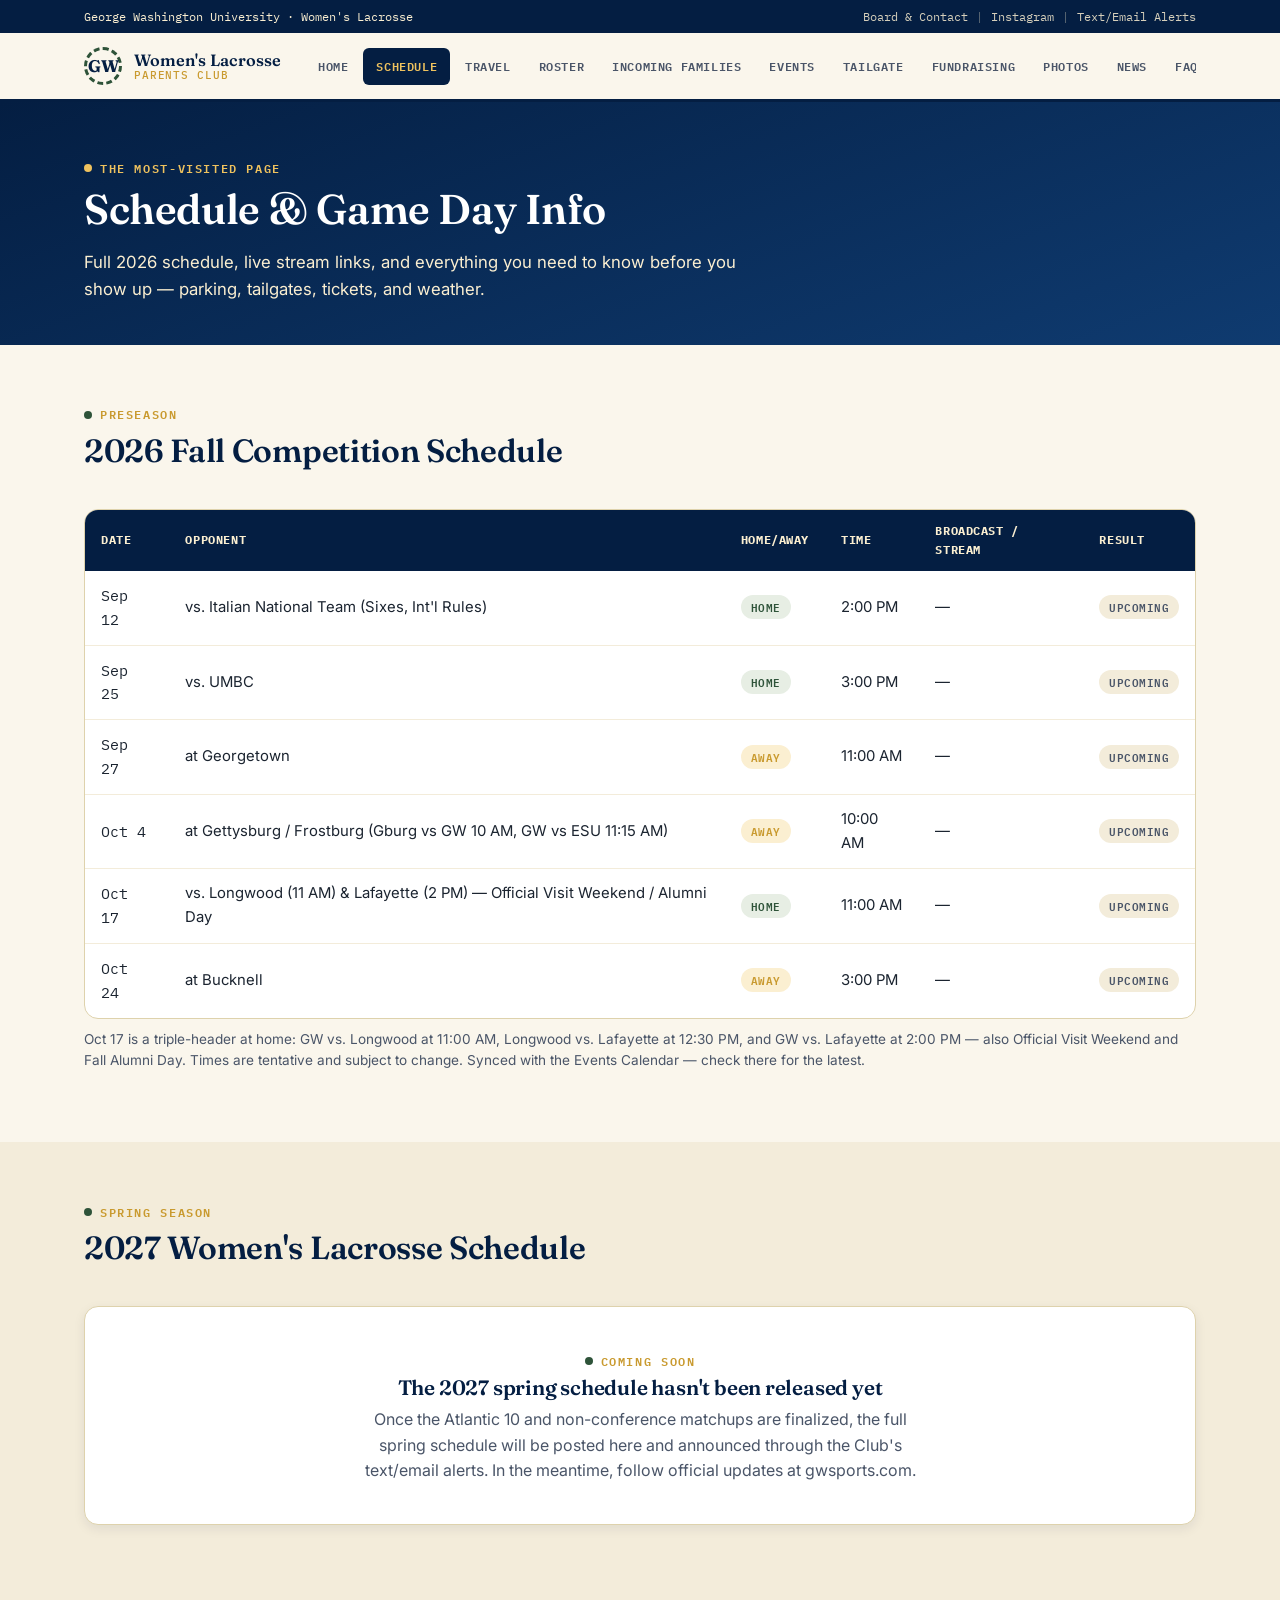
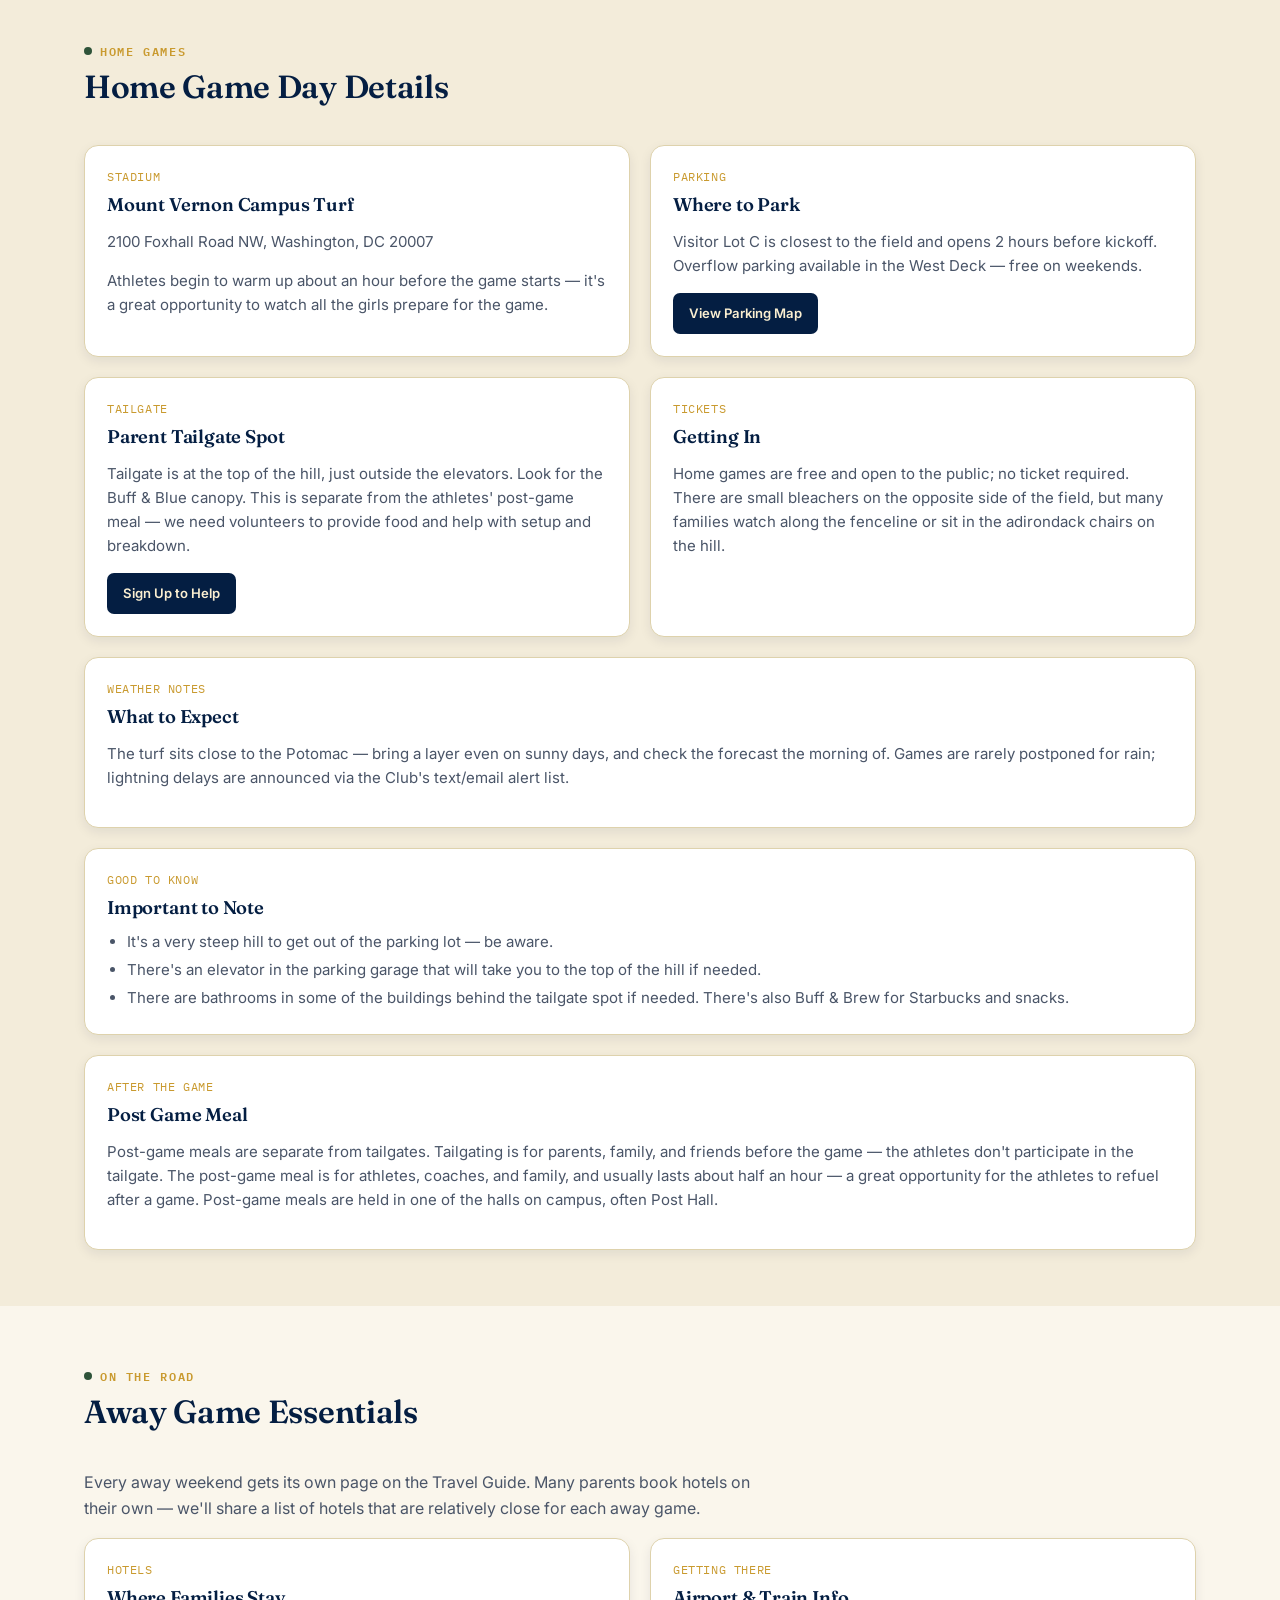
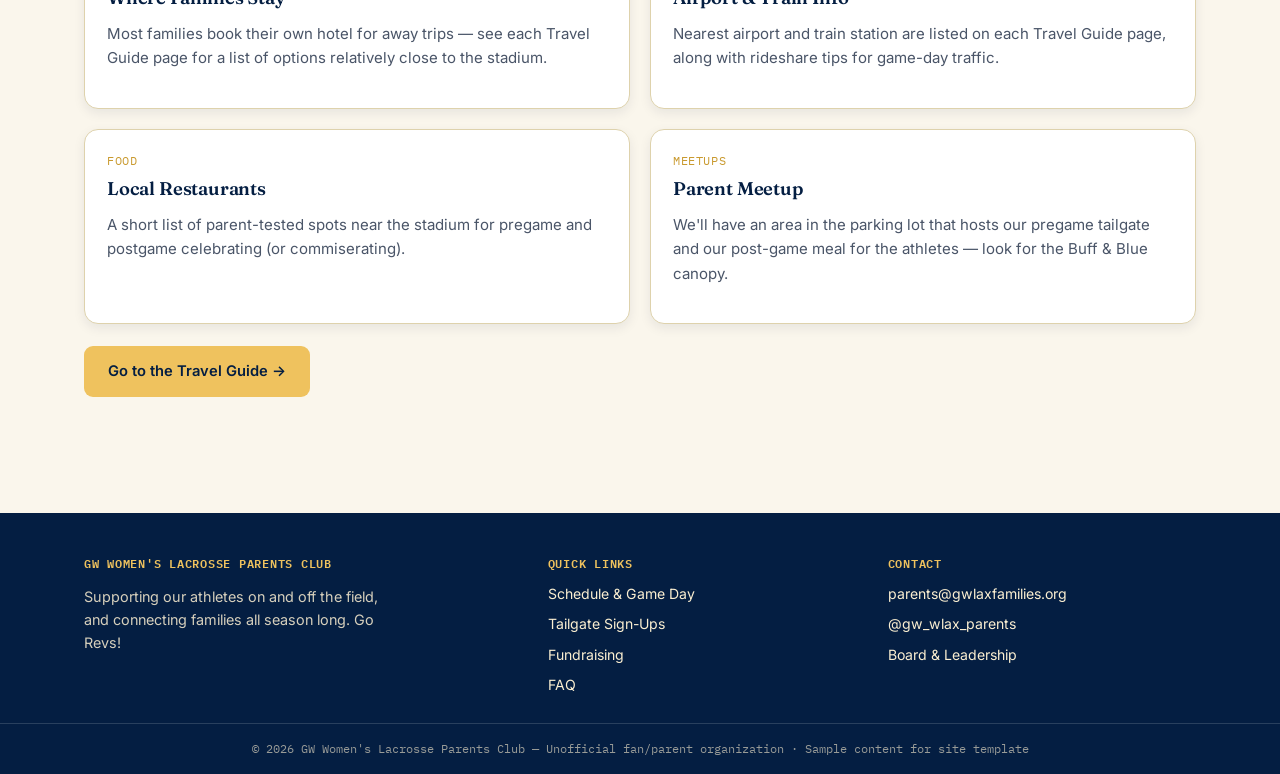
<file: schedule.html>
<!DOCTYPE html>
<html lang="en">
<head>
<meta charset="UTF-8">
<meta name="viewport" content="width=device-width, initial-scale=1.0">
<title>Schedule &amp; Game Day Info — GW Women's Lacrosse Parents Club</title>
<link rel="stylesheet" href="css/style.css">
</head>
<body>

<div class="top-bar">
  <div class="wrap">
    <div>George Washington University · Women's Lacrosse</div>
    <div><a href="contact.html">Board &amp; Contact</a><span class="sep">|</span><a href="#">Instagram</a><span class="sep">|</span><a href="contact.html#alerts">Text/Email Alerts</a></div>
  </div>
</div>
<header class="site-header">
  <div class="header-inner">
    <a href="index.html" class="brand"><span class="brand-mark">GW</span><span class="brand-text">Women's Lacrosse<small>Parents Club</small></span></a>
    <nav class="site-nav">
      <a href="index.html">Home</a><a href="schedule.html">Schedule</a><a href="travel.html">Travel</a>
      <a href="roster.html">Roster</a><a href="incoming-families.html">Incoming Families</a><a href="events.html">Events</a>
      <a href="tailgate.html">Tailgate</a><a href="fundraising.html">Fundraising</a><a href="gallery.html">Photos</a>
      <a href="news.html">News</a><a href="faq.html">FAQ</a><a href="contact.html">Contact</a>
    </nav>
    <button class="nav-toggle" id="navToggle" aria-label="Toggle menu">☰</button>
  </div>
</header>

<section class="page-banner">
  <div class="wrap">
    <span class="eyebrow">The most-visited page</span>
    <h1>Schedule &amp; Game Day Info</h1>
    <p>Full 2026 schedule, live stream links, and everything you need to know before you show up — parking, tailgates, tickets, and weather.</p>
  </div>
</section>

<section class="section">
  <div class="wrap">
    <div class="section-head">
      <div><span class="eyebrow">Preseason</span><h2>2026 Fall Competition Schedule</h2></div>
    </div>
    <div class="table-wrap">
      <table>
        <thead>
          <tr><th>Date</th><th>Opponent</th><th>Home/Away</th><th>Time</th><th>Broadcast / Stream</th><th>Result</th></tr>
        </thead>
        <tbody>
          <tr><td class="mono">Sep 12</td><td>vs. Italian National Team (Sixes, Int'l Rules)</td><td><span class="pill home">Home</span></td><td>2:00 PM</td><td>—</td><td><span class="pill upcoming">Upcoming</span></td></tr>
          <tr><td class="mono">Sep 25</td><td>vs. UMBC</td><td><span class="pill home">Home</span></td><td>3:00 PM</td><td>—</td><td><span class="pill upcoming">Upcoming</span></td></tr>
          <tr><td class="mono">Sep 27</td><td>at Georgetown</td><td><span class="pill away">Away</span></td><td>11:00 AM</td><td>—</td><td><span class="pill upcoming">Upcoming</span></td></tr>
          <tr><td class="mono">Oct 4</td><td>at Gettysburg / Frostburg (Gburg vs GW 10 AM, GW vs ESU 11:15 AM)</td><td><span class="pill away">Away</span></td><td>10:00 AM</td><td>—</td><td><span class="pill upcoming">Upcoming</span></td></tr>
          <tr><td class="mono">Oct 17</td><td>vs. Longwood (11 AM) &amp; Lafayette (2 PM) — Official Visit Weekend / Alumni Day</td><td><span class="pill home">Home</span></td><td>11:00 AM</td><td>—</td><td><span class="pill upcoming">Upcoming</span></td></tr>
          <tr><td class="mono">Oct 24</td><td>at Bucknell</td><td><span class="pill away">Away</span></td><td>3:00 PM</td><td>—</td><td><span class="pill upcoming">Upcoming</span></td></tr>
        </tbody>
      </table>
    </div>
    <p style="color:var(--ink-soft);font-size:.85rem;margin-top:10px;">Oct 17 is a triple-header at home: GW vs. Longwood at 11:00 AM, Longwood vs. Lafayette at 12:30 PM, and GW vs. Lafayette at 2:00 PM — also Official Visit Weekend and Fall Alumni Day. Times are tentative and subject to change. Synced with the <a href="events.html">Events Calendar</a> — check there for the latest.</p>
  </div>
</section>

<section class="section alt">
  <div class="wrap">
    <div class="section-head">
      <div><span class="eyebrow">Spring season</span><h2>2027 Women's Lacrosse Schedule</h2></div>
    </div>
    <div class="card" style="text-align:center;padding:40px 24px;">
      <span class="eyebrow" style="margin-bottom:6px;">Coming soon</span>
      <h3 style="font-size:1.3rem;margin-bottom:8px;">The 2027 spring schedule hasn't been released yet</h3>
      <p style="color:var(--ink-soft);max-width:56ch;margin:0 auto;">Once the Atlantic 10 and non-conference matchups are finalized, the full spring schedule will be posted here and announced through the Club's <a href="contact.html#alerts">text/email alerts</a>. In the meantime, follow official updates at <a href="https://gwsports.com/sports/womens-lacrosse/schedule">gwsports.com</a>.</p>
    </div>
  </div>
</section>

<section class="section alt">
  <div class="wrap">
    <div class="section-head"><div><span class="eyebrow">Home games</span><h2>Home Game Day Details</h2></div></div>
    <div class="grid cols-2">
      <div class="card">
        <span class="meta">Stadium</span>
        <h3>Mount Vernon Campus Turf</h3>
        <p style="color:var(--ink-soft);font-size:.94rem;">2100 Foxhall Road NW, Washington, DC 20007</p>
        <p style="color:var(--ink-soft);font-size:.94rem;">Athletes begin to warm up about an hour before the game starts — it's a great opportunity to watch all the girls prepare for the game.</p>
      </div>
      <div class="card">
        <span class="meta">Parking</span>
        <h3>Where to Park</h3>
        <p style="color:var(--ink-soft);font-size:.94rem;">Visitor Lot C is closest to the field and opens 2 hours before kickoff. Overflow parking available in the West Deck — free on weekends.</p>
        <a class="btn btn-navy btn-sm" href="#">View Parking Map</a>
      </div>
      <div class="card">
        <span class="meta">Tailgate</span>
        <h3>Parent Tailgate Spot</h3>
        <p style="color:var(--ink-soft);font-size:.94rem;">Tailgate is at the top of the hill, just outside the elevators. Look for the Buff &amp; Blue canopy. This is separate from the athletes' post-game meal — we need volunteers to provide food and help with setup and breakdown.</p>
        <a class="btn btn-navy btn-sm" href="tailgate.html">Sign Up to Help</a>
      </div>
      <div class="card">
        <span class="meta">Tickets</span>
        <h3>Getting In</h3>
        <p style="color:var(--ink-soft);font-size:.94rem;">Home games are free and open to the public; no ticket required. There are small bleachers on the opposite side of the field, but many families watch along the fenceline or sit in the adirondack chairs on the hill.</p>
      </div>
      <div class="card" style="grid-column:1/-1;">
        <span class="meta">Weather notes</span>
        <h3>What to Expect</h3>
        <p style="color:var(--ink-soft);font-size:.94rem;">The turf sits close to the Potomac — bring a layer even on sunny days, and check the forecast the morning of. Games are rarely postponed for rain; lightning delays are announced via the Club's text/email alert list.</p>
      </div>
      <div class="card" style="grid-column:1/-1;">
        <span class="meta">Good to know</span>
        <h3>Important to Note</h3>
        <ul style="color:var(--ink-soft);font-size:.94rem;line-height:1.85;margin:10px 0 0;padding-left:20px;">
          <li>It's a very steep hill to get out of the parking lot — be aware.</li>
          <li>There's an elevator in the parking garage that will take you to the top of the hill if needed.</li>
          <li>There are bathrooms in some of the buildings behind the tailgate spot if needed. There's also Buff &amp; Brew for Starbucks and snacks.</li>
        </ul>
      </div>
      <div class="card" style="grid-column:1/-1;">
        <span class="meta">After the game</span>
        <h3>Post Game Meal</h3>
        <p style="color:var(--ink-soft);font-size:.94rem;">Post-game meals are separate from tailgates. Tailgating is for parents, family, and friends before the game — the athletes don't participate in the tailgate. The post-game meal is for athletes, coaches, and family, and usually lasts about half an hour — a great opportunity for the athletes to refuel after a game. Post-game meals are held in one of the halls on campus, often Post Hall.</p>
      </div>
    </div>
  </div>
</section>

<section class="section">
  <div class="wrap">
    <div class="section-head"><div><span class="eyebrow">On the road</span><h2>Away Game Essentials</h2></div></div>
    <p style="color:var(--ink-soft);max-width:70ch;">Every away weekend gets its own page on the <a href="travel.html">Travel Guide</a>. Many parents book hotels on their own — we'll share a list of hotels that are relatively close for each away game.</p>
    <div class="grid cols-2">
      <div class="card">
        <span class="meta">Hotels</span>
        <h3>Where Families Stay</h3>
        <p style="color:var(--ink-soft);font-size:.94rem;">Most families book their own hotel for away trips — see each Travel Guide page for a list of options relatively close to the stadium.</p>
      </div>
      <div class="card">
        <span class="meta">Getting there</span>
        <h3>Airport &amp; Train Info</h3>
        <p style="color:var(--ink-soft);font-size:.94rem;">Nearest airport and train station are listed on each Travel Guide page, along with rideshare tips for game-day traffic.</p>
      </div>
      <div class="card">
        <span class="meta">Food</span>
        <h3>Local Restaurants</h3>
        <p style="color:var(--ink-soft);font-size:.94rem;">A short list of parent-tested spots near the stadium for pregame and postgame celebrating (or commiserating).</p>
      </div>
      <div class="card">
        <span class="meta">Meetups</span>
        <h3>Parent Meetup</h3>
        <p style="color:var(--ink-soft);font-size:.94rem;">We'll have an area in the parking lot that hosts our pregame tailgate and our post-game meal for the athletes — look for the Buff &amp; Blue canopy.</p>
      </div>
    </div>
    <a class="btn btn-primary" style="margin-top:22px;" href="travel.html">Go to the Travel Guide →</a>
  </div>
</section>

<footer class="site-footer">
  <div class="footer-inner">
    <div><h4>GW Women's Lacrosse Parents Club</h4><p style="max-width:34ch;color:rgba(251,239,209,.85);font-size:.9rem;">Supporting our athletes on and off the field, and connecting families all season long. Go Revs!</p></div>
    <div><h4>Quick Links</h4><ul><li><a href="schedule.html">Schedule &amp; Game Day</a></li><li><a href="tailgate.html">Tailgate Sign-Ups</a></li><li><a href="fundraising.html">Fundraising</a></li><li><a href="faq.html">FAQ</a></li></ul></div>
    <div><h4>Contact</h4><ul><li>parents@gwlaxfamilies.org</li><li>@gw_wlax_parents</li><li><a href="contact.html">Board &amp; Leadership</a></li></ul></div>
  </div>
  <div class="footer-bottom">© 2026 GW Women's Lacrosse Parents Club — Unofficial fan/parent organization · Sample content for site template</div>
</footer>
<script src="js/main.js"></script>
</body>
</html>
</file>
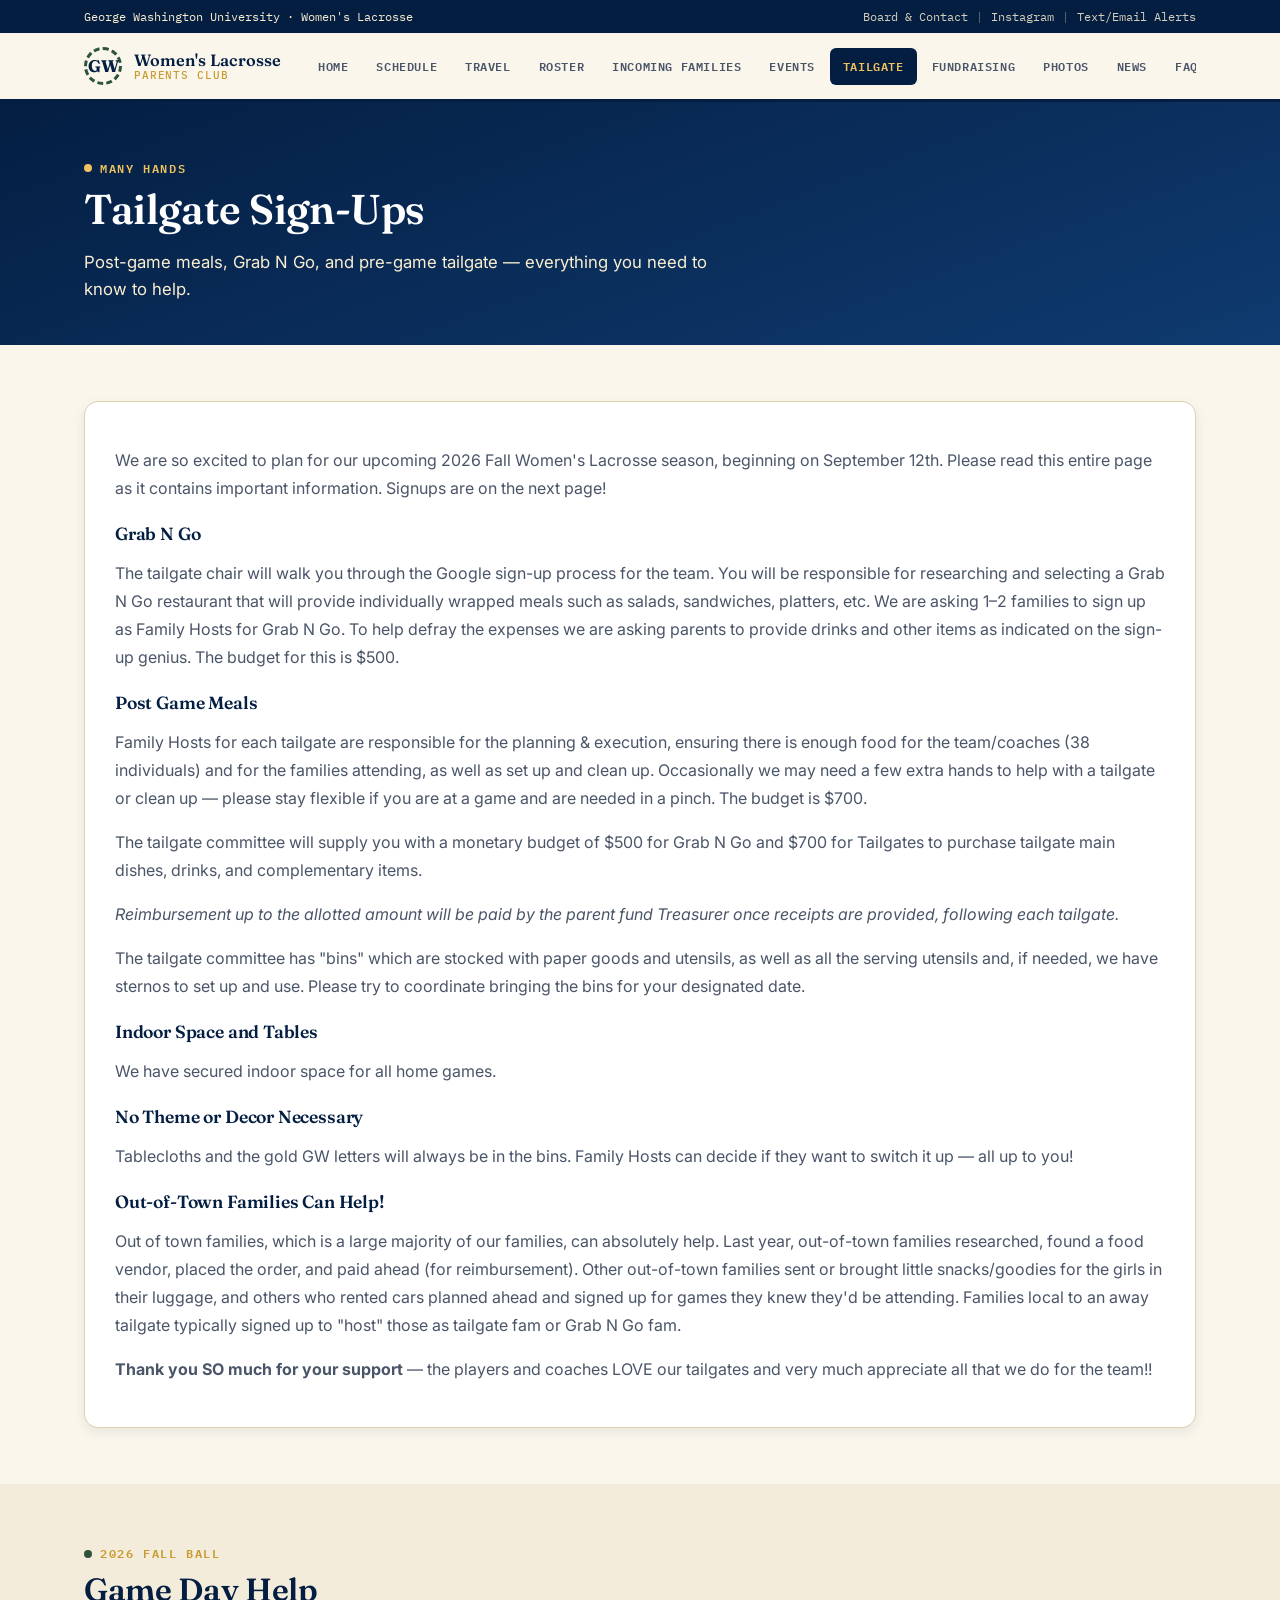
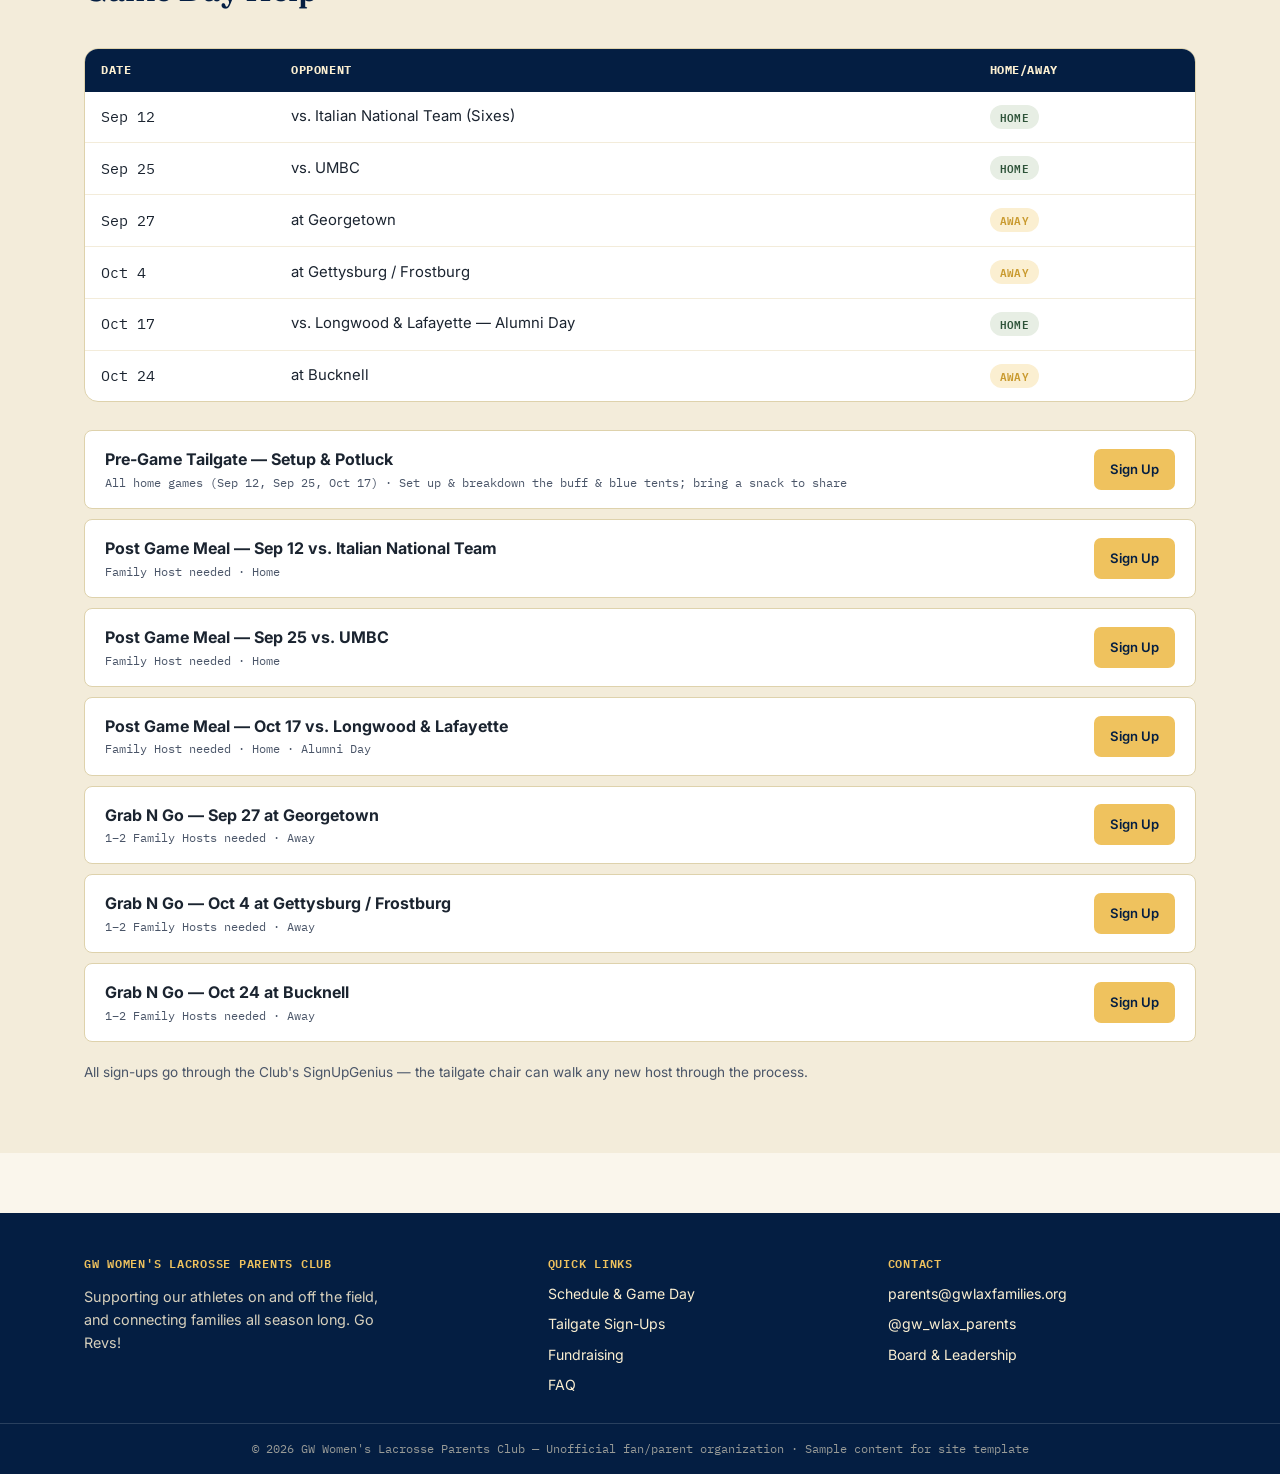
<file: tailgate.html>
<!DOCTYPE html>
<html lang="en">
<head>
<meta charset="UTF-8">
<meta name="viewport" content="width=device-width, initial-scale=1.0">
<title>Tailgate Sign-Ups — GW Women's Lacrosse Parents Club</title>
<link rel="stylesheet" href="css/style.css">
</head>
<body>

<div class="top-bar">
  <div class="wrap">
    <div>George Washington University · Women's Lacrosse</div>
    <div><a href="contact.html">Board &amp; Contact</a><span class="sep">|</span><a href="#">Instagram</a><span class="sep">|</span><a href="contact.html#alerts">Text/Email Alerts</a></div>
  </div>
</div>
<header class="site-header">
  <div class="header-inner">
    <a href="index.html" class="brand"><span class="brand-mark">GW</span><span class="brand-text">Women's Lacrosse<small>Parents Club</small></span></a>
    <nav class="site-nav">
      <a href="index.html">Home</a><a href="schedule.html">Schedule</a><a href="travel.html">Travel</a>
      <a href="roster.html">Roster</a><a href="incoming-families.html">Incoming Families</a><a href="events.html">Events</a>
      <a href="tailgate.html">Tailgate</a><a href="fundraising.html">Fundraising</a><a href="gallery.html">Photos</a>
      <a href="news.html">News</a><a href="faq.html">FAQ</a><a href="contact.html">Contact</a>
    </nav>
    <button class="nav-toggle" id="navToggle" aria-label="Toggle menu">☰</button>
  </div>
</header>

<section class="page-banner">
  <div class="wrap">
    <span class="eyebrow">Many hands</span>
    <h1>Tailgate Sign-Ups</h1>
    <p>Post-game meals, Grab N Go, and pre-game tailgate — everything you need to know to help.</p>
  </div>
</section>

<section class="section">
  <div class="wrap">
    <div class="card" style="padding:28px 30px;">
      <p style="color:var(--ink-soft);font-size:1rem;line-height:1.75;">We are so excited to plan for our upcoming 2026 Fall Women's Lacrosse season, beginning on September 12th. Please read this entire page as it contains important information. Signups are on the next page!</p>

      <h3 style="font-size:1.1rem;margin-top:22px;">Grab N Go</h3>
      <p style="color:var(--ink-soft);line-height:1.75;">The tailgate chair will walk you through the Google sign-up process for the team. You will be responsible for researching and selecting a Grab N Go restaurant that will provide individually wrapped meals such as salads, sandwiches, platters, etc. We are asking 1–2 families to sign up as Family Hosts for Grab N Go. To help defray the expenses we are asking parents to provide drinks and other items as indicated on the sign-up genius. The budget for this is $500.</p>

      <h3 style="font-size:1.1rem;margin-top:22px;">Post Game Meals</h3>
      <p style="color:var(--ink-soft);line-height:1.75;">Family Hosts for each tailgate are responsible for the planning &amp; execution, ensuring there is enough food for the team/coaches (38 individuals) and for the families attending, as well as set up and clean up. Occasionally we may need a few extra hands to help with a tailgate or clean up — please stay flexible if you are at a game and are needed in a pinch. The budget is $700.</p>

      <p style="color:var(--ink-soft);line-height:1.75;">The tailgate committee will supply you with a monetary budget of $500 for Grab N Go and $700 for Tailgates to purchase tailgate main dishes, drinks, and complementary items.</p>

      <p style="color:var(--ink-soft);line-height:1.75;font-style:italic;">Reimbursement up to the allotted amount will be paid by the parent fund Treasurer once receipts are provided, following each tailgate.</p>

      <p style="color:var(--ink-soft);line-height:1.75;">The tailgate committee has "bins" which are stocked with paper goods and utensils, as well as all the serving utensils and, if needed, we have sternos to set up and use. Please try to coordinate bringing the bins for your designated date.</p>

      <h3 style="font-size:1.1rem;margin-top:22px;">Indoor Space and Tables</h3>
      <p style="color:var(--ink-soft);line-height:1.75;">We have secured indoor space for all home games.</p>

      <h3 style="font-size:1.1rem;margin-top:22px;">No Theme or Decor Necessary</h3>
      <p style="color:var(--ink-soft);line-height:1.75;">Tablecloths and the gold GW letters will always be in the bins. Family Hosts can decide if they want to switch it up — all up to you!</p>

      <h3 style="font-size:1.1rem;margin-top:22px;">Out-of-Town Families Can Help!</h3>
      <p style="color:var(--ink-soft);line-height:1.75;">Out of town families, which is a large majority of our families, can absolutely help. Last year, out-of-town families researched, found a food vendor, placed the order, and paid ahead (for reimbursement). Other out-of-town families sent or brought little snacks/goodies for the girls in their luggage, and others who rented cars planned ahead and signed up for games they knew they'd be attending. Families local to an away tailgate typically signed up to "host" those as tailgate fam or Grab N Go fam.</p>

      <p style="color:var(--ink-soft);line-height:1.75;margin-top:16px;"><strong>Thank you SO much for your support</strong> — the players and coaches LOVE our tailgates and very much appreciate all that we do for the team!!</p>
    </div>
  </div>
</section>

<section class="section alt">
  <div class="wrap">
    <div class="section-head"><div><span class="eyebrow">2026 Fall Ball</span><h2>Game Day Help</h2></div></div>
    <div class="table-wrap" style="margin-bottom:28px;">
      <table>
        <thead>
          <tr><th>Date</th><th>Opponent</th><th>Home/Away</th></tr>
        </thead>
        <tbody>
          <tr><td class="mono">Sep 12</td><td>vs. Italian National Team (Sixes)</td><td><span class="pill home">Home</span></td></tr>
          <tr><td class="mono">Sep 25</td><td>vs. UMBC</td><td><span class="pill home">Home</span></td></tr>
          <tr><td class="mono">Sep 27</td><td>at Georgetown</td><td><span class="pill away">Away</span></td></tr>
          <tr><td class="mono">Oct 4</td><td>at Gettysburg / Frostburg</td><td><span class="pill away">Away</span></td></tr>
          <tr><td class="mono">Oct 17</td><td>vs. Longwood &amp; Lafayette — Alumni Day</td><td><span class="pill home">Home</span></td></tr>
          <tr><td class="mono">Oct 24</td><td>at Bucknell</td><td><span class="pill away">Away</span></td></tr>
        </tbody>
      </table>
    </div>

    <div class="signup-row"><div><strong>Pre-Game Tailgate — Setup &amp; Potluck</strong><div class="slots">All home games (Sep 12, Sep 25, Oct 17) · Set up &amp; breakdown the buff &amp; blue tents; bring a snack to share</div></div><a class="btn btn-primary btn-sm" href="https://www.signupgenius.com/go/30E0D45A5AD29AAFB6-65423410-gwwomens/93867489#/" target="_blank" rel="noopener">Sign Up</a></div>

    <div class="signup-row"><div><strong>Post Game Meal — Sep 12 vs. Italian National Team</strong><div class="slots">Family Host needed · Home</div></div><a class="btn btn-primary btn-sm" href="https://www.signupgenius.com/go/30E0D45A5AD29AAFB6-65423410-gwwomens/93867489#/" target="_blank" rel="noopener">Sign Up</a></div>
    <div class="signup-row"><div><strong>Post Game Meal — Sep 25 vs. UMBC</strong><div class="slots">Family Host needed · Home</div></div><a class="btn btn-primary btn-sm" href="https://www.signupgenius.com/go/30E0D45A5AD29AAFB6-65423410-gwwomens/93867489#/" target="_blank" rel="noopener">Sign Up</a></div>
    <div class="signup-row"><div><strong>Post Game Meal — Oct 17 vs. Longwood &amp; Lafayette</strong><div class="slots">Family Host needed · Home · Alumni Day</div></div><a class="btn btn-primary btn-sm" href="https://www.signupgenius.com/go/30E0D45A5AD29AAFB6-65423410-gwwomens/93867489#/" target="_blank" rel="noopener">Sign Up</a></div>

    <div class="signup-row"><div><strong>Grab N Go — Sep 27 at Georgetown</strong><div class="slots">1–2 Family Hosts needed · Away</div></div><a class="btn btn-primary btn-sm" href="https://www.signupgenius.com/go/30E0D45A5AD29AAFB6-65423410-gwwomens/93867489#/" target="_blank" rel="noopener">Sign Up</a></div>
    <div class="signup-row"><div><strong>Grab N Go — Oct 4 at Gettysburg / Frostburg</strong><div class="slots">1–2 Family Hosts needed · Away</div></div><a class="btn btn-primary btn-sm" href="https://www.signupgenius.com/go/30E0D45A5AD29AAFB6-65423410-gwwomens/93867489#/" target="_blank" rel="noopener">Sign Up</a></div>
    <div class="signup-row"><div><strong>Grab N Go — Oct 24 at Bucknell</strong><div class="slots">1–2 Family Hosts needed · Away</div></div><a class="btn btn-primary btn-sm" href="https://www.signupgenius.com/go/30E0D45A5AD29AAFB6-65423410-gwwomens/93867489#/" target="_blank" rel="noopener">Sign Up</a></div>

    <p style="color:var(--ink-soft);font-size:.85rem;margin-top:20px;">All sign-ups go through the Club's SignUpGenius — the tailgate chair can walk any new host through the process.</p>
  </div>
</section>

<footer class="site-footer">
  <div class="footer-inner">
    <div><h4>GW Women's Lacrosse Parents Club</h4><p style="max-width:34ch;color:rgba(251,239,209,.85);font-size:.9rem;">Supporting our athletes on and off the field, and connecting families all season long. Go Revs!</p></div>
    <div><h4>Quick Links</h4><ul><li><a href="schedule.html">Schedule &amp; Game Day</a></li><li><a href="tailgate.html">Tailgate Sign-Ups</a></li><li><a href="fundraising.html">Fundraising</a></li><li><a href="faq.html">FAQ</a></li></ul></div>
    <div><h4>Contact</h4><ul><li>parents@gwlaxfamilies.org</li><li>@gw_wlax_parents</li><li><a href="contact.html">Board &amp; Leadership</a></li></ul></div>
  </div>
  <div class="footer-bottom">© 2026 GW Women's Lacrosse Parents Club — Unofficial fan/parent organization · Sample content for site template</div>
</footer>
<script src="js/main.js"></script>
</body>
</html>
</file>
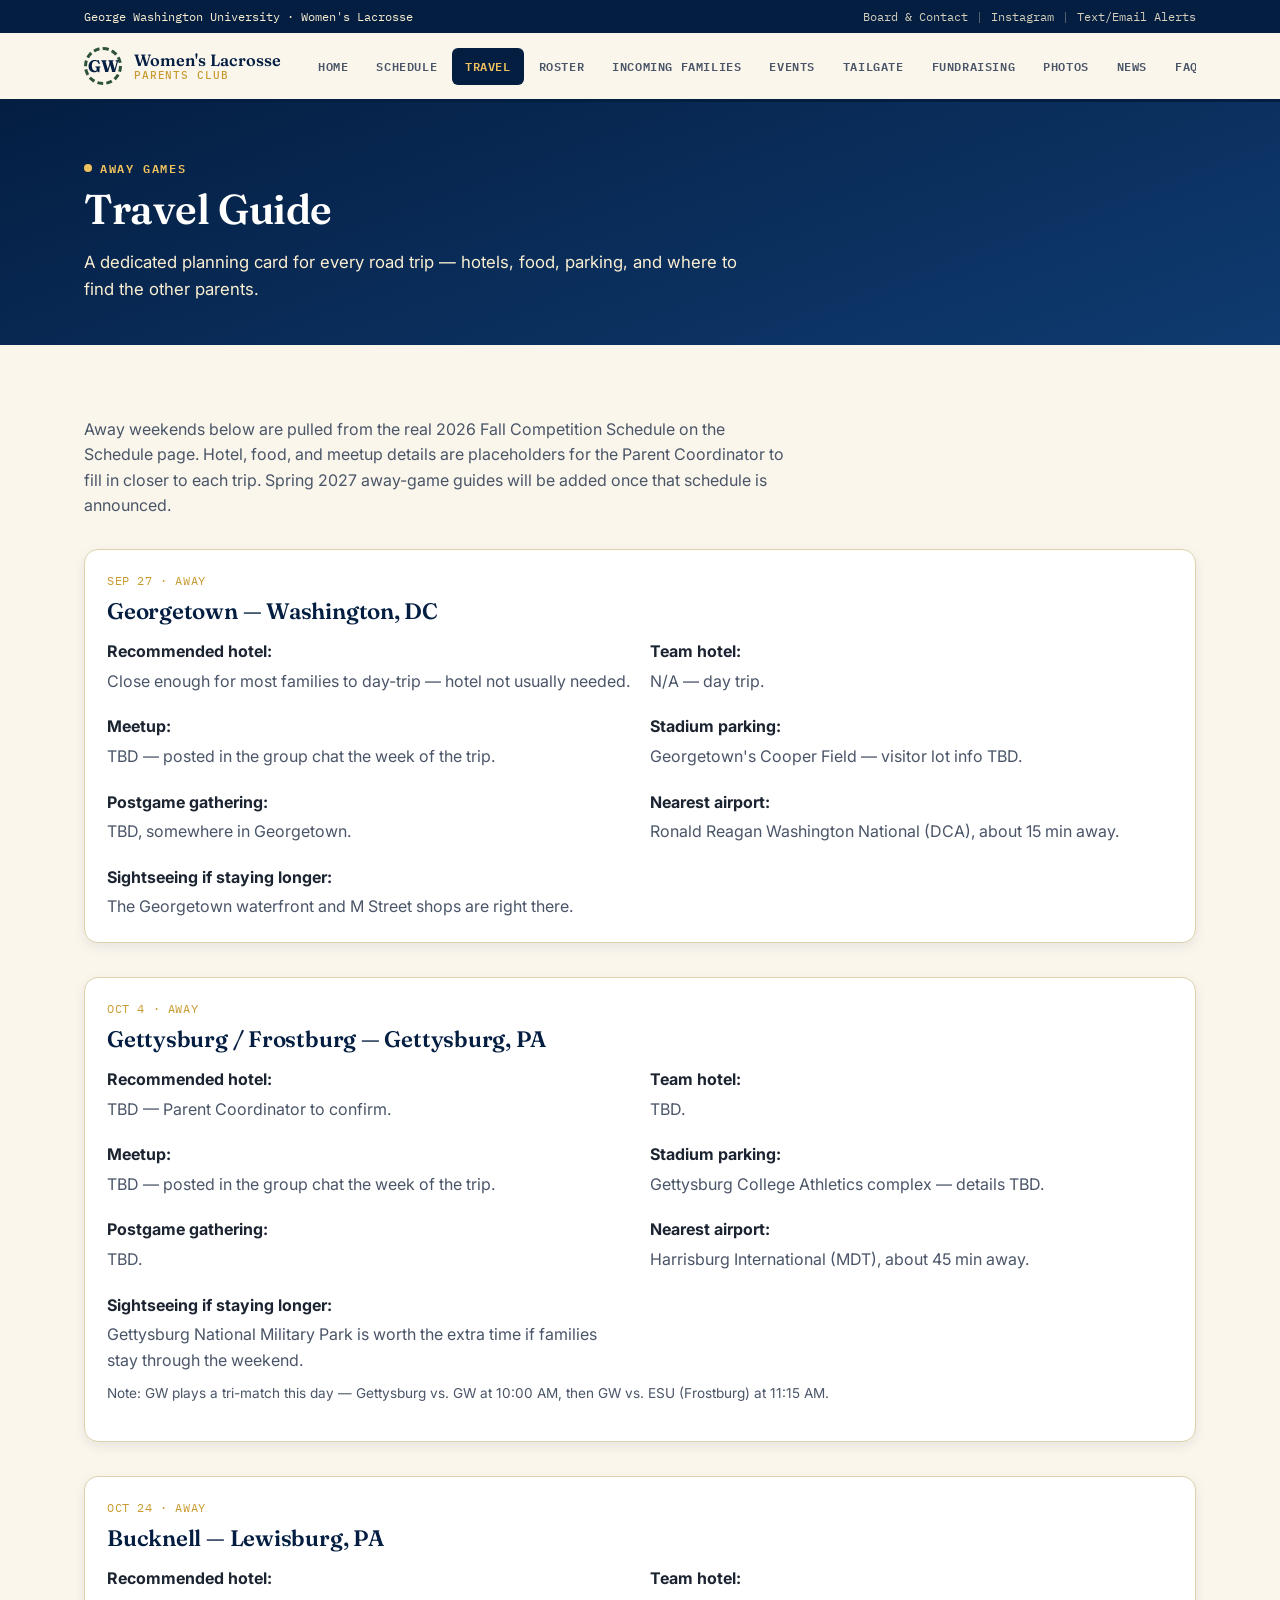
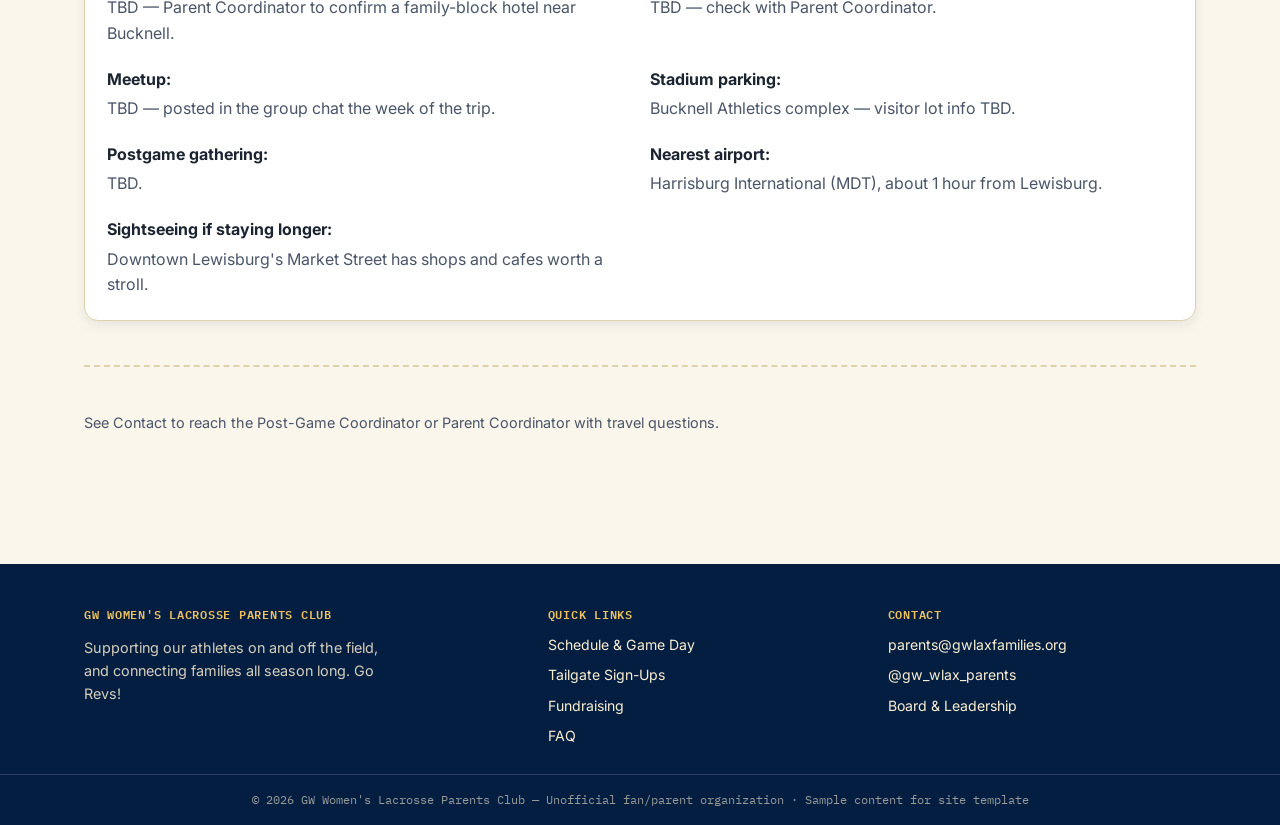
<file: travel.html>
<!DOCTYPE html>
<html lang="en">
<head>
<meta charset="UTF-8">
<meta name="viewport" content="width=device-width, initial-scale=1.0">
<title>Travel Guide — GW Women's Lacrosse Parents Club</title>
<link rel="stylesheet" href="css/style.css">
</head>
<body>

<div class="top-bar">
  <div class="wrap">
    <div>George Washington University · Women's Lacrosse</div>
    <div><a href="contact.html">Board &amp; Contact</a><span class="sep">|</span><a href="#">Instagram</a><span class="sep">|</span><a href="contact.html#alerts">Text/Email Alerts</a></div>
  </div>
</div>
<header class="site-header">
  <div class="header-inner">
    <a href="index.html" class="brand"><span class="brand-mark">GW</span><span class="brand-text">Women's Lacrosse<small>Parents Club</small></span></a>
    <nav class="site-nav">
      <a href="index.html">Home</a><a href="schedule.html">Schedule</a><a href="travel.html">Travel</a>
      <a href="roster.html">Roster</a><a href="incoming-families.html">Incoming Families</a><a href="events.html">Events</a>
      <a href="tailgate.html">Tailgate</a><a href="fundraising.html">Fundraising</a><a href="gallery.html">Photos</a>
      <a href="news.html">News</a><a href="faq.html">FAQ</a><a href="contact.html">Contact</a>
    </nav>
    <button class="nav-toggle" id="navToggle" aria-label="Toggle menu">☰</button>
  </div>
</header>

<section class="page-banner">
  <div class="wrap">
    <span class="eyebrow">Away games</span>
    <h1>Travel Guide</h1>
    <p>A dedicated planning card for every road trip — hotels, food, parking, and where to find the other parents.</p>
  </div>
</section>

<section class="section">
  <div class="wrap">

    <p style="color:var(--ink-soft);max-width:70ch;margin-bottom:30px;">Away weekends below are pulled from the real 2026 Fall Competition Schedule on the <a href="schedule.html">Schedule</a> page. Hotel, food, and meetup details are placeholders for the Parent Coordinator to fill in closer to each trip. Spring 2027 away-game guides will be added once that schedule is announced.</p>

    <div class="card" style="margin-bottom:34px;">
      <span class="meta">Sep 27 · Away</span>
      <h3 style="font-size:1.4rem;">Georgetown — Washington, DC</h3>
      <div class="grid cols-2" style="margin-top:16px;">
        <div><strong>Recommended hotel:</strong><p style="color:var(--ink-soft);margin:4px 0 0;">Close enough for most families to day-trip — hotel not usually needed.</p></div>
        <div><strong>Team hotel:</strong><p style="color:var(--ink-soft);margin:4px 0 0;">N/A — day trip.</p></div>
        <div><strong>Meetup:</strong><p style="color:var(--ink-soft);margin:4px 0 0;">TBD — posted in the group chat the week of the trip.</p></div>
        <div><strong>Stadium parking:</strong><p style="color:var(--ink-soft);margin:4px 0 0;">Georgetown's Cooper Field — visitor lot info TBD.</p></div>
        <div><strong>Postgame gathering:</strong><p style="color:var(--ink-soft);margin:4px 0 0;">TBD, somewhere in Georgetown.</p></div>
        <div><strong>Nearest airport:</strong><p style="color:var(--ink-soft);margin:4px 0 0;">Ronald Reagan Washington National (DCA), about 15 min away.</p></div>
        <div><strong>Sightseeing if staying longer:</strong><p style="color:var(--ink-soft);margin:4px 0 0;">The Georgetown waterfront and M Street shops are right there.</p></div>
      </div>
    </div>

    <div class="card" style="margin-bottom:34px;">
      <span class="meta">Oct 4 · Away</span>
      <h3 style="font-size:1.4rem;">Gettysburg / Frostburg — Gettysburg, PA</h3>
      <div class="grid cols-2" style="margin-top:16px;">
        <div><strong>Recommended hotel:</strong><p style="color:var(--ink-soft);margin:4px 0 0;">TBD — Parent Coordinator to confirm.</p></div>
        <div><strong>Team hotel:</strong><p style="color:var(--ink-soft);margin:4px 0 0;">TBD.</p></div>
        <div><strong>Meetup:</strong><p style="color:var(--ink-soft);margin:4px 0 0;">TBD — posted in the group chat the week of the trip.</p></div>
        <div><strong>Stadium parking:</strong><p style="color:var(--ink-soft);margin:4px 0 0;">Gettysburg College Athletics complex — details TBD.</p></div>
        <div><strong>Postgame gathering:</strong><p style="color:var(--ink-soft);margin:4px 0 0;">TBD.</p></div>
        <div><strong>Nearest airport:</strong><p style="color:var(--ink-soft);margin:4px 0 0;">Harrisburg International (MDT), about 45 min away.</p></div>
        <div><strong>Sightseeing if staying longer:</strong><p style="color:var(--ink-soft);margin:4px 0 0;">Gettysburg National Military Park is worth the extra time if families stay through the weekend.</p></div>
      </div>
      <p style="color:var(--ink-soft);font-size:.85rem;margin-top:10px;">Note: GW plays a tri-match this day — Gettysburg vs. GW at 10:00 AM, then GW vs. ESU (Frostburg) at 11:15 AM.</p>
    </div>

    <div class="card">
      <span class="meta">Oct 24 · Away</span>
      <h3 style="font-size:1.4rem;">Bucknell — Lewisburg, PA</h3>
      <div class="grid cols-2" style="margin-top:16px;">
        <div><strong>Recommended hotel:</strong><p style="color:var(--ink-soft);margin:4px 0 0;">TBD — Parent Coordinator to confirm a family-block hotel near Bucknell.</p></div>
        <div><strong>Team hotel:</strong><p style="color:var(--ink-soft);margin:4px 0 0;">TBD — check with Parent Coordinator.</p></div>
        <div><strong>Meetup:</strong><p style="color:var(--ink-soft);margin:4px 0 0;">TBD — posted in the group chat the week of the trip.</p></div>
        <div><strong>Stadium parking:</strong><p style="color:var(--ink-soft);margin:4px 0 0;">Bucknell Athletics complex — visitor lot info TBD.</p></div>
        <div><strong>Postgame gathering:</strong><p style="color:var(--ink-soft);margin:4px 0 0;">TBD.</p></div>
        <div><strong>Nearest airport:</strong><p style="color:var(--ink-soft);margin:4px 0 0;">Harrisburg International (MDT), about 1 hour from Lewisburg.</p></div>
        <div><strong>Sightseeing if staying longer:</strong><p style="color:var(--ink-soft);margin:4px 0 0;">Downtown Lewisburg's Market Street has shops and cafes worth a stroll.</p></div>
      </div>
    </div>

    <div class="dash-divider"></div>
    <p style="color:var(--ink-soft);font-size:.9rem;">See <a href="contact.html">Contact</a> to reach the Post-Game Coordinator or Parent Coordinator with travel questions.</p>
  </div>
</section>

<footer class="site-footer">
  <div class="footer-inner">
    <div><h4>GW Women's Lacrosse Parents Club</h4><p style="max-width:34ch;color:rgba(251,239,209,.85);font-size:.9rem;">Supporting our athletes on and off the field, and connecting families all season long. Go Revs!</p></div>
    <div><h4>Quick Links</h4><ul><li><a href="schedule.html">Schedule &amp; Game Day</a></li><li><a href="tailgate.html">Tailgate Sign-Ups</a></li><li><a href="fundraising.html">Fundraising</a></li><li><a href="faq.html">FAQ</a></li></ul></div>
    <div><h4>Contact</h4><ul><li>parents@gwlaxfamilies.org</li><li>@gw_wlax_parents</li><li><a href="contact.html">Board &amp; Leadership</a></li></ul></div>
  </div>
  <div class="footer-bottom">© 2026 GW Women's Lacrosse Parents Club — Unofficial fan/parent organization · Sample content for site template</div>
</footer>
<script src="js/main.js"></script>
</body>
</html>
</file>
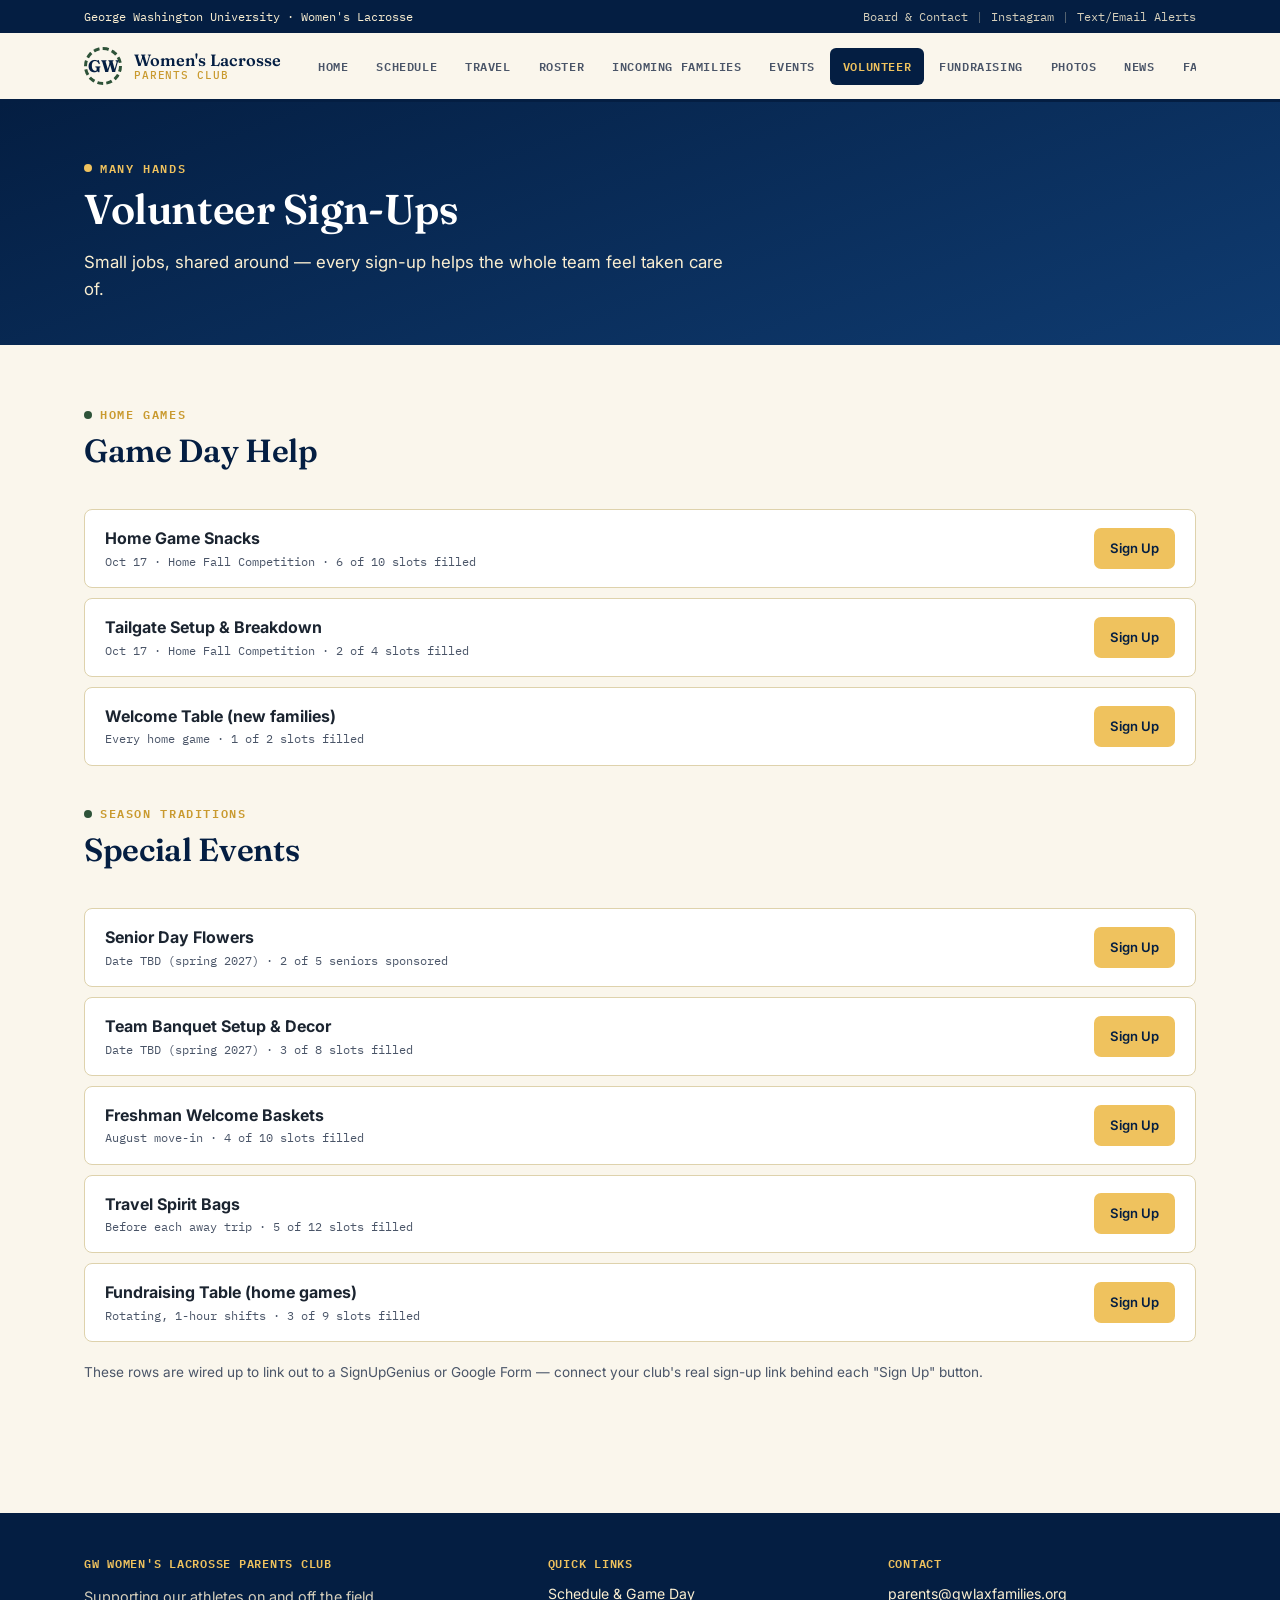
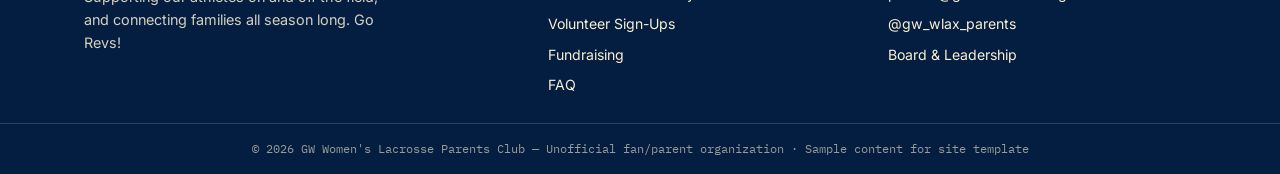
<file: volunteer.html>
<!DOCTYPE html>
<html lang="en">
<head>
<meta charset="UTF-8">
<meta name="viewport" content="width=device-width, initial-scale=1.0">
<title>Volunteer Sign-Ups — GW Women's Lacrosse Parents Club</title>
<link rel="stylesheet" href="css/style.css">
</head>
<body>

<div class="top-bar">
  <div class="wrap">
    <div>George Washington University · Women's Lacrosse</div>
    <div><a href="contact.html">Board &amp; Contact</a><span class="sep">|</span><a href="#">Instagram</a><span class="sep">|</span><a href="contact.html#alerts">Text/Email Alerts</a></div>
  </div>
</div>
<header class="site-header">
  <div class="header-inner">
    <a href="index.html" class="brand"><span class="brand-mark">GW</span><span class="brand-text">Women's Lacrosse<small>Parents Club</small></span></a>
    <nav class="site-nav">
      <a href="index.html">Home</a><a href="schedule.html">Schedule</a><a href="travel.html">Travel</a>
      <a href="roster.html">Roster</a><a href="incoming-families.html">Incoming Families</a><a href="events.html">Events</a>
      <a href="volunteer.html">Volunteer</a><a href="fundraising.html">Fundraising</a><a href="gallery.html">Photos</a>
      <a href="news.html">News</a><a href="faq.html">FAQ</a><a href="contact.html">Contact</a>
    </nav>
    <button class="nav-toggle" id="navToggle" aria-label="Toggle menu">☰</button>
  </div>
</header>

<section class="page-banner">
  <div class="wrap">
    <span class="eyebrow">Many hands</span>
    <h1>Volunteer Sign-Ups</h1>
    <p>Small jobs, shared around — every sign-up helps the whole team feel taken care of.</p>
  </div>
</section>

<section class="section">
  <div class="wrap">
    <div class="section-head"><div><span class="eyebrow">Home games</span><h2>Game Day Help</h2></div></div>
    <div class="signup-row"><div><strong>Home Game Snacks</strong><div class="slots">Oct 17 · Home Fall Competition · 6 of 10 slots filled</div></div><a class="btn btn-primary btn-sm" href="#">Sign Up</a></div>
    <div class="signup-row"><div><strong>Tailgate Setup &amp; Breakdown</strong><div class="slots">Oct 17 · Home Fall Competition · 2 of 4 slots filled</div></div><a class="btn btn-primary btn-sm" href="#">Sign Up</a></div>
    <div class="signup-row"><div><strong>Welcome Table (new families)</strong><div class="slots">Every home game · 1 of 2 slots filled</div></div><a class="btn btn-primary btn-sm" href="#">Sign Up</a></div>

    <div class="section-head" style="margin-top:34px;"><div><span class="eyebrow">Season traditions</span><h2>Special Events</h2></div></div>
    <div class="signup-row"><div><strong>Senior Day Flowers</strong><div class="slots">Date TBD (spring 2027) · 2 of 5 seniors sponsored</div></div><a class="btn btn-primary btn-sm" href="#">Sign Up</a></div>
    <div class="signup-row"><div><strong>Team Banquet Setup &amp; Decor</strong><div class="slots">Date TBD (spring 2027) · 3 of 8 slots filled</div></div><a class="btn btn-primary btn-sm" href="#">Sign Up</a></div>
    <div class="signup-row"><div><strong>Freshman Welcome Baskets</strong><div class="slots">August move-in · 4 of 10 slots filled</div></div><a class="btn btn-primary btn-sm" href="#">Sign Up</a></div>
    <div class="signup-row"><div><strong>Travel Spirit Bags</strong><div class="slots">Before each away trip · 5 of 12 slots filled</div></div><a class="btn btn-primary btn-sm" href="#">Sign Up</a></div>
    <div class="signup-row"><div><strong>Fundraising Table (home games)</strong><div class="slots">Rotating, 1-hour shifts · 3 of 9 slots filled</div></div><a class="btn btn-primary btn-sm" href="#">Sign Up</a></div>

    <p style="color:var(--ink-soft);font-size:.85rem;margin-top:20px;">These rows are wired up to link out to a SignUpGenius or Google Form — connect your club's real sign-up link behind each "Sign Up" button.</p>
  </div>
</section>

<footer class="site-footer">
  <div class="footer-inner">
    <div><h4>GW Women's Lacrosse Parents Club</h4><p style="max-width:34ch;color:rgba(251,239,209,.85);font-size:.9rem;">Supporting our athletes on and off the field, and connecting families all season long. Go Revs!</p></div>
    <div><h4>Quick Links</h4><ul><li><a href="schedule.html">Schedule &amp; Game Day</a></li><li><a href="volunteer.html">Volunteer Sign-Ups</a></li><li><a href="fundraising.html">Fundraising</a></li><li><a href="faq.html">FAQ</a></li></ul></div>
    <div><h4>Contact</h4><ul><li>parents@gwlaxfamilies.org</li><li>@gw_wlax_parents</li><li><a href="contact.html">Board &amp; Leadership</a></li></ul></div>
  </div>
  <div class="footer-bottom">© 2026 GW Women's Lacrosse Parents Club — Unofficial fan/parent organization · Sample content for site template</div>
</footer>
<script src="js/main.js"></script>
</body>
</html>
</file>
<file: css/style.css>
/* ==========================================================================
   GW WOMEN'S LACROSSE PARENTS CLUB — DESIGN SYSTEM
   Palette: Colonial Blue + Buff, warm cream ground, turf-green accent
   Signature motif: "The Draw Circle" — the center circle where every game
   begins — used as a photo frame, a divider, and a progress ring.
   ========================================================================== */

@import url('https://fonts.googleapis.com/css2?family=Fraunces:opsz,wght@9..144,400;9..144,500;9..144,600;9..144,700&family=Inter:wght@400;500;600;700&family=IBM+Plex+Mono:wght@400;500;600&display=swap');

:root{
  --blue-900:#041E42;
  --blue-800:#0A2C56;
  --blue-700:#0F3B70;
  --buff:#EFC25E;
  --buff-dark:#C99A2F;
  --buff-light:#FBEFD1;
  --cream:#FAF6EC;
  --cream-deep:#F3ECDA;
  --ink:#1B2430;
  --ink-soft:#4A5568;
  --turf:#2E5339;
  --turf-light:#E7EEE4;
  --line:#DED2AC;
  --white:#FFFFFF;
  --radius:14px;
  --radius-sm:8px;
  --shadow:0 10px 30px rgba(4,30,66,0.10);
  --shadow-sm:0 4px 12px rgba(4,30,66,0.08);
  --maxw:1160px;
}

*{box-sizing:border-box;}
html{scroll-behavior:smooth;}
body{
  margin:0;
  background:var(--cream);
  color:var(--ink);
  font-family:'Inter',system-ui,sans-serif;
  font-size:16px;
  line-height:1.6;
  -webkit-font-smoothing:antialiased;
}
img{max-width:100%;display:block;}
a{color:inherit;text-decoration:none;}
h1,h2,h3,h4{
  font-family:'Fraunces',serif;
  font-weight:600;
  line-height:1.08;
  margin:0 0 .4em;
  color:var(--blue-900);
  letter-spacing:-0.01em;
}
.mono{font-family:'IBM Plex Mono',monospace;}
.wrap{max-width:var(--maxw);margin:0 auto;padding:0 24px;}
.eyebrow{
  font-family:'IBM Plex Mono',monospace;
  text-transform:uppercase;
  font-size:.72rem;
  letter-spacing:.14em;
  color:var(--buff-dark);
  font-weight:600;
  display:inline-flex;
  align-items:center;
  gap:8px;
  margin-bottom:10px;
}
.eyebrow::before{
  content:"";
  width:8px;height:8px;border-radius:50%;
  background:var(--turf);
  display:inline-block;
}
:focus-visible{outline:3px solid var(--turf);outline-offset:2px;}

/* ---------- header / scoreboard nav ---------- */
.top-bar{
  background:var(--blue-900);
  color:var(--buff-light);
  font-family:'IBM Plex Mono',monospace;
  font-size:.75rem;
}
.top-bar .wrap{
  display:flex;justify-content:space-between;align-items:center;
  padding-top:7px;padding-bottom:7px;gap:12px;flex-wrap:wrap;
}
.top-bar a{opacity:.85;}
.top-bar a:hover{opacity:1;color:var(--buff);}
.top-bar .sep{opacity:.4;margin:0 8px;}

.site-header{
  background:var(--cream);
  border-bottom:3px solid var(--blue-900);
  position:sticky;top:0;z-index:50;
}
.header-inner{
  max-width:var(--maxw);margin:0 auto;padding:14px 24px;
  display:flex;align-items:center;gap:24px;
  position:relative;
}
.brand{display:flex;align-items:center;gap:12px;flex-shrink:0;}
.brand-mark{
  width:38px;height:38px;border-radius:50%;
  border:3px dashed var(--turf);
  display:flex;align-items:center;justify-content:center;
  color:var(--blue-900);font-family:'Fraunces',serif;font-weight:700;font-size:1.05rem;
}
.brand-text{font-family:'Fraunces',serif;font-weight:600;color:var(--blue-900);font-size:1.02rem;line-height:1.15;}
.brand-text small{display:block;font-family:'IBM Plex Mono',monospace;font-weight:500;font-size:.68rem;letter-spacing:.08em;text-transform:uppercase;color:var(--buff-dark);}

.site-nav{
  display:flex;gap:2px;overflow-x:auto;flex:1;
  scrollbar-width:none;
}
.site-nav::-webkit-scrollbar{display:none;}
.site-nav a{
  font-family:'IBM Plex Mono',monospace;
  font-size:.74rem;letter-spacing:.05em;text-transform:uppercase;
  padding:9px 13px;border-radius:6px;white-space:nowrap;
  color:var(--ink-soft);font-weight:600;
}
.site-nav a:hover{background:var(--cream-deep);color:var(--blue-900);}
.site-nav a.active{background:var(--blue-900);color:var(--buff);}
.nav-toggle{
  display:none;
  background:var(--blue-900);color:var(--buff);border:none;
  width:42px;height:38px;border-radius:8px;font-size:1.2rem;cursor:pointer;
  flex-shrink:0;align-items:center;justify-content:center;
}
.member-btn{
  flex-shrink:0;
  background:var(--buff);color:var(--blue-900);border:none;
  font-family:'IBM Plex Mono',monospace;font-weight:600;font-size:.72rem;
  letter-spacing:.05em;text-transform:uppercase;
  padding:10px 16px;border-radius:8px;cursor:pointer;
}
.member-btn:hover{background:var(--buff-dark);}

/* ---------- hero ---------- */
.hero{
  position:relative;
  background:
    radial-gradient(circle at 18% 30%, rgba(239,194,94,0.18), transparent 45%),
    linear-gradient(160deg,var(--blue-900) 0%, var(--blue-700) 55%, var(--blue-800) 100%);
  color:var(--white);
  overflow:hidden;
}
.hero::after{
  content:"";position:absolute;inset:0;
  background-image:repeating-linear-gradient(90deg, rgba(255,255,255,0.05) 0 1px, transparent 1px 90px);
  pointer-events:none;
}
.hero-inner{
  max-width:var(--maxw);margin:0 auto;padding:76px 24px 60px;
  position:relative;z-index:2;
  display:grid;grid-template-columns:1.2fr .8fr;gap:40px;align-items:center;
}
.hero h1{color:var(--white);font-size:clamp(2.2rem,4.4vw,3.4rem);margin-bottom:.3em;}
.hero p.lead{font-size:1.15rem;color:var(--buff-light);max-width:46ch;margin:0 0 22px;}
.hero .eyebrow{color:var(--buff);}
.hero .eyebrow::before{background:var(--buff);}
.hero-cta{display:flex;gap:12px;flex-wrap:wrap;}
.hero-photo{
  aspect-ratio:4/3;border-radius:var(--radius);
  background:
    radial-gradient(circle at 65% 25%, rgba(239,194,94,0.35), transparent 55%),
    linear-gradient(135deg,#0F3B70,#062042);
  border:3px dashed rgba(239,194,94,0.55);
  display:flex;align-items:center;justify-content:center;
  text-align:center;padding:24px;position:relative;
}
.hero-photo .cap{font-family:'IBM Plex Mono',monospace;font-size:.78rem;color:var(--buff-light);letter-spacing:.04em;}
.hero-photo .circle-ring{
  position:absolute;width:120px;height:120px;border-radius:50%;
  border:2px dashed rgba(239,194,94,0.5);
}

/* ---------- generic page banner (non-home pages) ---------- */
.page-banner{
  background:linear-gradient(160deg,var(--blue-900),var(--blue-700));
  color:var(--white);padding:52px 24px 42px;
}
.page-banner .wrap>*{position:relative;z-index:2;}
.page-banner h1{color:var(--white);font-size:clamp(1.8rem,3.6vw,2.6rem);}
.page-banner p{color:var(--buff-light);max-width:60ch;font-size:1.05rem;margin:0;}
.page-banner .eyebrow{color:var(--buff);}
.page-banner .eyebrow::before{background:var(--buff);}

/* ---------- sections ---------- */
.section{padding:56px 0;}
.section.tight{padding:36px 0;}
.section.alt{background:var(--cream-deep);}
.section-head{display:flex;justify-content:space-between;align-items:flex-end;gap:20px;margin-bottom:28px;flex-wrap:wrap;}
.section-head h2{font-size:clamp(1.5rem,2.6vw,2rem);}

/* dashed "restraining line" divider */
.dash-divider{
  border:none;border-top:2px dashed var(--line);margin:44px 0;
}

/* ---------- cards / grids ---------- */
.grid{display:grid;gap:20px;}
.grid.cols-2{grid-template-columns:repeat(2,1fr);}
.grid.cols-3{grid-template-columns:repeat(3,1fr);}
.grid.cols-4{grid-template-columns:repeat(4,1fr);}
@media(max-width:900px){.grid.cols-2,.grid.cols-3,.grid.cols-4{grid-template-columns:1fr 1fr;}}
@media(max-width:600px){.grid.cols-2,.grid.cols-3,.grid.cols-4{grid-template-columns:1fr;}}

.card{
  background:var(--white);border:1px solid var(--line);border-radius:var(--radius);
  padding:22px;box-shadow:var(--shadow-sm);
}
.card h3{font-size:1.15rem;margin-bottom:.3em;}
.card .meta{font-family:'IBM Plex Mono',monospace;font-size:.74rem;color:var(--buff-dark);text-transform:uppercase;letter-spacing:.05em;margin-bottom:8px;display:block;}

.announce{
  border-left:4px solid var(--turf);background:var(--turf-light);
  padding:14px 18px;border-radius:0 var(--radius-sm) var(--radius-sm) 0;margin-bottom:14px;
}
.announce .date{font-family:'IBM Plex Mono',monospace;font-size:.72rem;color:var(--turf);text-transform:uppercase;letter-spacing:.05em;display:block;margin-bottom:4px;}

/* ---------- date-tile list (key dates on home) ---------- */
.date-list{display:flex;flex-direction:column;gap:0;}
.date-row{
  display:flex;align-items:center;gap:18px;padding:16px 0;border-bottom:1px dashed var(--line);
}
.date-row:first-child{border-top:1px dashed var(--line);}
.date-tile{
  width:64px;height:64px;flex-shrink:0;border-radius:12px;background:var(--blue-900);color:var(--buff);
  display:flex;flex-direction:column;align-items:center;justify-content:center;font-family:'IBM Plex Mono',monospace;
}
.date-tile .d{font-size:1.3rem;font-weight:600;line-height:1;}
.date-tile .m{font-size:.62rem;text-transform:uppercase;letter-spacing:.06em;}
.date-row h4{margin:0 0 2px;font-size:1.02rem;}
.date-row p{margin:0;color:var(--ink-soft);font-size:.92rem;}

/* ---------- buttons ---------- */
.btn{
  display:inline-flex;align-items:center;gap:8px;
  font-family:'Inter',sans-serif;font-weight:600;font-size:.92rem;
  padding:12px 22px;border-radius:9px;border:2px solid transparent;cursor:pointer;
}
.btn-primary{background:var(--buff);color:var(--blue-900);}
.btn-primary:hover{background:var(--buff-dark);}
.btn-outline{background:transparent;border-color:rgba(255,255,255,0.5);color:var(--white);}
.btn-outline:hover{border-color:var(--white);}
.btn-navy{background:var(--blue-900);color:var(--buff-light);}
.btn-navy:hover{background:var(--blue-700);}
.btn-sm{padding:8px 14px;font-size:.82rem;border-radius:7px;}

/* ---------- tables ---------- */
.table-wrap{overflow-x:auto;border-radius:var(--radius);border:1px solid var(--line);background:var(--white);}
table{width:100%;border-collapse:collapse;font-size:.93rem;min-width:640px;}
thead th{
  background:var(--blue-900);color:var(--buff-light);text-align:left;
  font-family:'IBM Plex Mono',monospace;font-size:.72rem;text-transform:uppercase;letter-spacing:.05em;
  padding:12px 16px;
}
tbody td{padding:13px 16px;border-bottom:1px solid var(--cream-deep);vertical-align:middle;}
tbody tr:last-child td{border-bottom:none;}
tbody tr:hover{background:var(--cream-deep);}
.pill{
  display:inline-block;padding:3px 10px;border-radius:20px;font-family:'IBM Plex Mono',monospace;
  font-size:.7rem;text-transform:uppercase;letter-spacing:.04em;font-weight:600;
}
.pill.home{background:var(--turf-light);color:var(--turf);}
.pill.away{background:var(--buff-light);color:var(--buff-dark);}
.pill.win{background:#E4F3E7;color:#1F6D33;}
.pill.loss{background:#FBE9E7;color:#B3402C;}
.pill.upcoming{background:var(--cream-deep);color:var(--ink-soft);}

/* ---------- draw-circle photo frames ---------- */
.circle-frame{
  width:140px;height:140px;border-radius:50%;
  background:linear-gradient(150deg,#0F3B70,#062042);
  border:3px dashed var(--buff);
  display:flex;align-items:center;justify-content:center;margin:0 auto 14px;
  color:var(--buff-light);font-family:'IBM Plex Mono',monospace;font-size:.68rem;text-align:center;padding:10px;
}
.roster-card{text-align:center;}
.roster-card h3{font-size:1.02rem;margin-bottom:0;}
.roster-card .pos{color:var(--buff-dark);font-family:'IBM Plex Mono',monospace;font-size:.75rem;text-transform:uppercase;letter-spacing:.05em;}
.roster-card .home{color:var(--ink-soft);font-size:.86rem;margin-top:2px;}

/* ---------- progress ring (fundraising) ---------- */
.ring-wrap{display:flex;align-items:center;gap:22px;flex-wrap:wrap;}
.ring{position:relative;width:150px;height:150px;flex-shrink:0;}
.ring svg{transform:rotate(-90deg);}
.ring .bg{fill:none;stroke:var(--cream-deep);stroke-width:12;}
.ring .fg{fill:none;stroke:var(--buff);stroke-width:12;stroke-linecap:round;}
.ring .label{position:absolute;inset:0;display:flex;flex-direction:column;align-items:center;justify-content:center;}
.ring .label .pct{font-family:'Fraunces',serif;font-size:1.6rem;font-weight:600;color:var(--blue-900);}
.ring .label .of{font-family:'IBM Plex Mono',monospace;font-size:.68rem;color:var(--ink-soft);}

/* ---------- FAQ ---------- */
details.faq{
  background:var(--white);border:1px solid var(--line);border-radius:var(--radius-sm);
  padding:16px 20px;margin-bottom:12px;
}
details.faq summary{cursor:pointer;font-weight:600;color:var(--blue-900);font-size:1rem;list-style:none;display:flex;justify-content:space-between;align-items:center;}
details.faq summary::after{content:"+";font-family:'IBM Plex Mono',monospace;font-size:1.2rem;color:var(--buff-dark);}
details.faq[open] summary::after{content:"–";}
details.faq summary::-webkit-details-marker{display:none;}
details.faq p{margin:12px 0 0;color:var(--ink-soft);}

/* ---------- gallery ---------- */
.gallery-tile{
  aspect-ratio:1;border-radius:var(--radius-sm);
  background:linear-gradient(150deg,var(--blue-800),var(--blue-700));
  display:flex;align-items:center;justify-content:center;text-align:center;padding:14px;
  color:var(--buff-light);font-family:'IBM Plex Mono',monospace;font-size:.7rem;border:2px dashed rgba(239,194,94,0.4);
}

/* ---------- news ---------- */
.news-item{padding:22px 0;border-bottom:1px dashed var(--line);}
.news-item:last-child{border-bottom:none;}
.news-item h3{font-size:1.2rem;}
.news-item .date{font-family:'IBM Plex Mono',monospace;font-size:.72rem;color:var(--buff-dark);text-transform:uppercase;letter-spacing:.05em;}

/* ---------- forms / signups ---------- */
.signup-row{
  display:flex;justify-content:space-between;align-items:center;gap:16px;
  padding:16px 20px;background:var(--white);border:1px solid var(--line);border-radius:var(--radius-sm);margin-bottom:10px;flex-wrap:wrap;
}
.signup-row .slots{font-family:'IBM Plex Mono',monospace;font-size:.75rem;color:var(--ink-soft);}

.stat-strip{display:flex;gap:0;border:1px solid var(--line);border-radius:var(--radius);overflow:hidden;background:var(--white);}
.stat-strip .stat{flex:1;padding:20px;text-align:center;border-right:1px dashed var(--line);}
.stat-strip .stat:last-child{border-right:none;}
.stat-strip .stat .num{font-family:'Fraunces',serif;font-size:1.7rem;font-weight:600;color:var(--blue-900);}
.stat-strip .stat .lbl{font-family:'IBM Plex Mono',monospace;font-size:.68rem;text-transform:uppercase;letter-spacing:.05em;color:var(--ink-soft);}

/* ---------- lock notice (directory) ---------- */
.lock-banner{
  background:var(--blue-900);color:var(--buff-light);border-radius:var(--radius);
  padding:22px 26px;display:flex;align-items:center;gap:16px;margin-bottom:30px;
}
.lock-banner .icon{font-size:1.5rem;}
.lock-banner p{margin:0;font-size:.92rem;}

/* ---------- footer ---------- */
.site-footer{background:var(--blue-900);color:var(--buff-light);margin-top:60px;}
.footer-inner{max-width:var(--maxw);margin:0 auto;padding:44px 24px 26px;display:grid;grid-template-columns:1.4fr 1fr 1fr;gap:32px;}
.footer-inner h4{color:var(--buff);font-family:'IBM Plex Mono',monospace;font-size:.78rem;text-transform:uppercase;letter-spacing:.06em;margin-bottom:12px;}
.footer-inner ul{list-style:none;padding:0;margin:0;display:flex;flex-direction:column;gap:8px;font-size:.88rem;}
.footer-inner a:hover{color:var(--buff);}
.footer-bottom{border-top:1px solid rgba(255,255,255,0.15);padding:16px 24px;text-align:center;font-family:'IBM Plex Mono',monospace;font-size:.72rem;color:rgba(251,239,209,0.6);}
@media(max-width:800px){.footer-inner{grid-template-columns:1fr;}}

/* ---------- responsive ---------- */
@media(max-width:900px){
  .hero-inner{grid-template-columns:1fr;}
  .hero-photo{max-width:420px;}
}
@media(max-width:760px){
  .nav-toggle{display:flex;}
  .header-inner{flex-wrap:nowrap;}
  .site-nav{
    display:none;
    position:absolute;top:100%;left:0;right:0;
    flex-direction:column;gap:0;
    background:var(--cream);border-bottom:3px solid var(--blue-900);
    padding:10px 24px 18px;overflow-x:visible;
    box-shadow:var(--shadow);
  }
  .site-nav.open{display:flex;}
  .site-nav a{padding:12px 6px;border-radius:0;border-bottom:1px dashed var(--line);width:100%;}
  .site-nav a:last-child{border-bottom:none;}
  table{min-width:560px;}
}
</file>
